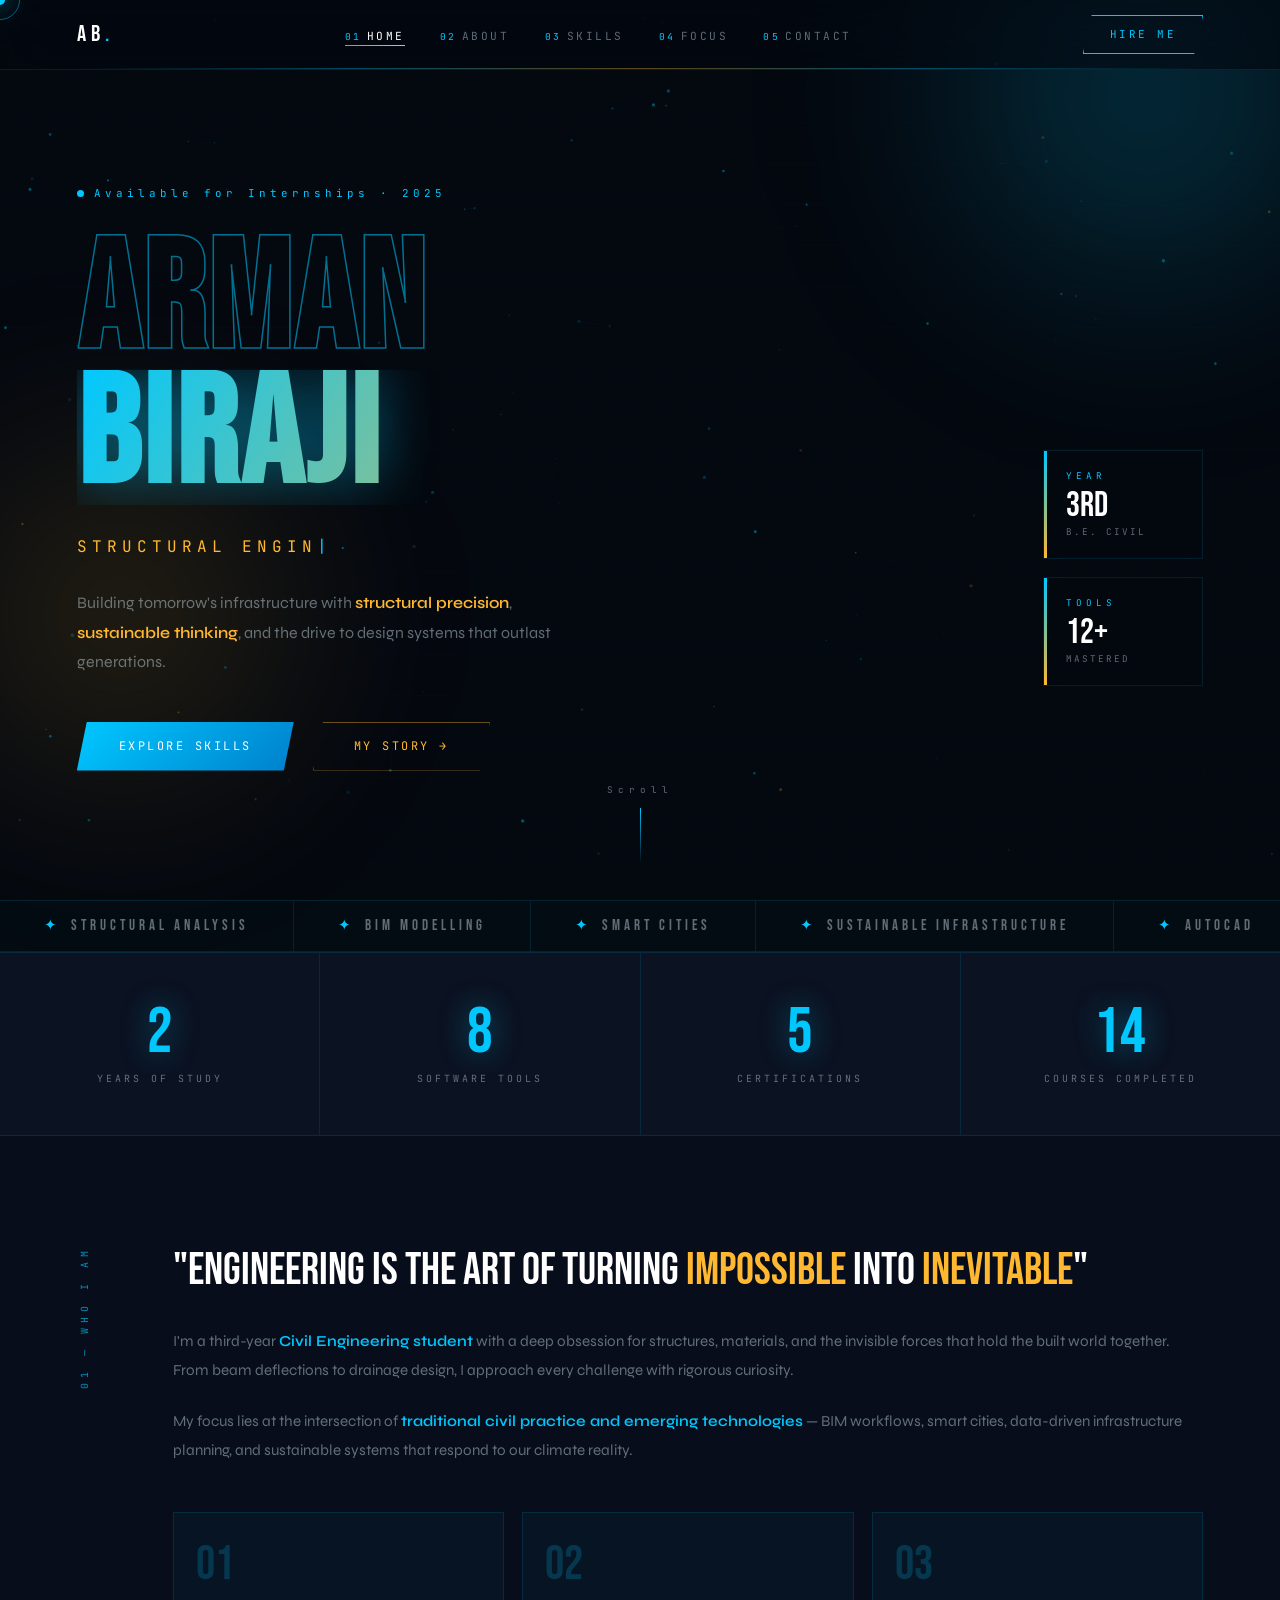
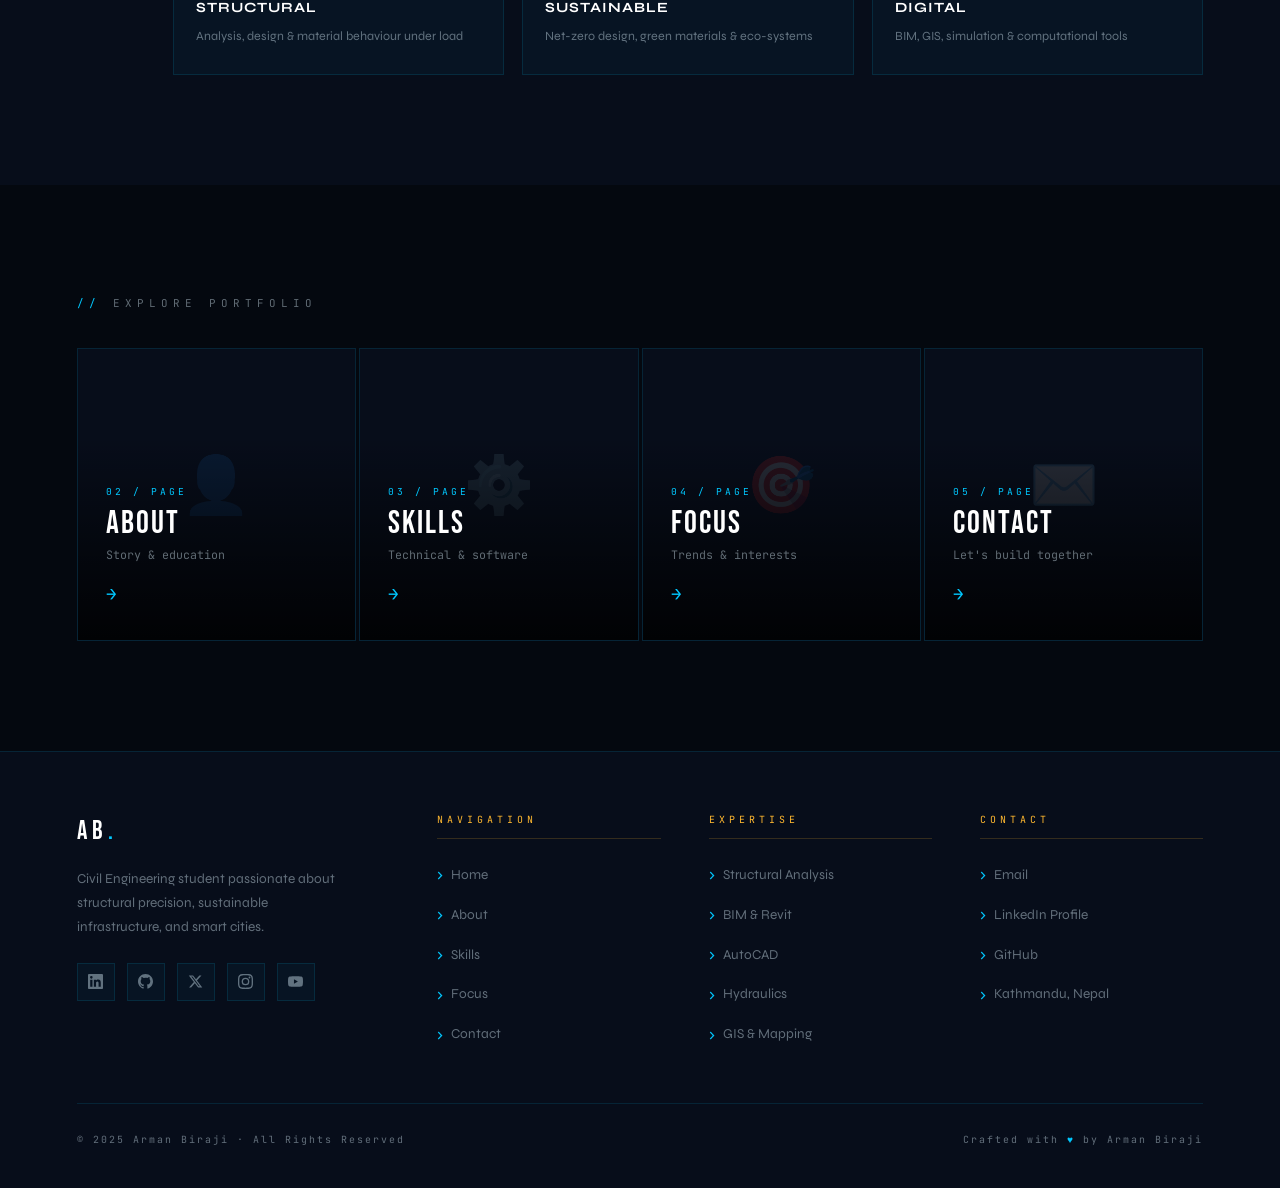
<file: index.html>
<!DOCTYPE html>
<html lang="en">
<head>
  <meta charset="UTF-8" />
  <meta name="viewport" content="width=device-width, initial-scale=1.0" />
  <title>Arman Biraji | Civil Engineer</title>
    <link rel="icon" type="image/png" sizes="16x16" href="image/favicon-16x16.png">
  <link rel="icon" type="image/png" sizes="32x32" href="image/favicon-32x32.png">
  <link rel="shortcut icon" href="image/favicon-32x32.png">
  <link rel="stylesheet" href="css/global.css" />
  <style>
    #hero {
      min-height: 100vh;
      display: flex;
      align-items: center;
      padding: calc(var(--nav-h) + 60px) 6% 80px;
      position: relative;
      z-index: 1;
      overflow: hidden;
    }
    .hero-left { flex: 1; max-width: 720px; }
    .hero-badge {
      display: inline-flex;
      align-items: center;
      gap: 10px;
      font-family: 'JetBrains Mono', monospace;
      font-size: 0.68rem;
      letter-spacing: 4px;
      color: var(--blue);
      margin-bottom: 2rem;
      opacity: 0;
      animation: slideUpFade 0.7s 0.25s var(--ease-out) forwards;
    }
    .badge-dot { width:7px;height:7px;background:var(--blue);border-radius:50%;animation:pulseDot 2s infinite; }
    .hero-h1 {
      font-family: 'Bebas Neue', sans-serif;
      font-size: clamp(5.5rem, 12vw, 11rem);
      line-height: 0.88;
      letter-spacing: 3px;
      color: #fff;
      opacity: 0;
      animation: slideUpFade 0.9s 0.45s var(--ease-out) forwards;
    }
    .hero-h1 .stroke { display:block;-webkit-text-stroke:1.5px rgba(0,200,255,0.55);color:transparent; }
    .hero-h1 .fill-grad {
      display: block;
      background: linear-gradient(120deg, var(--blue) 0%, var(--gold) 100%);
      -webkit-background-clip: text;
      -webkit-text-fill-color: transparent;
      background-clip: text;
      filter: drop-shadow(0 0 28px rgba(0,200,255,0.45));
      clip-path: polygon(0 0, 0% 0, 0% 100%, 0 100%);
      animation: textReveal 1.4s 1s var(--ease-out) forwards;
    }
    @keyframes textReveal { to { clip-path: polygon(0 0, 100% 0, 100% 100%, 0 100%); } }
    .hero-role {
      font-family: 'JetBrains Mono', monospace;
      font-size: clamp(0.75rem, 1.5vw, 1rem);
      letter-spacing: 5px;
      color: var(--gold);
      text-transform: uppercase;
      margin: 1.8rem 0;
      opacity: 0;
      animation: slideUpFade 0.8s 0.8s var(--ease-out) forwards;
    }
    .typed-cursor { color: var(--blue); animation: blink 1s infinite; }
    @keyframes blink { 0%,100%{opacity:1}50%{opacity:0} }
    .hero-desc {
      font-size: 1rem;
      color: var(--dim);
      line-height: 1.85;
      max-width: 500px;
      opacity: 0;
      animation: slideUpFade 0.8s 1s var(--ease-out) forwards;
    }
    .hero-desc strong { color: var(--gold); font-weight: 600; }
    .hero-btns {
      display: flex;
      gap: 1.2rem;
      flex-wrap: wrap;
      margin-top: 2.8rem;
      opacity: 0;
      animation: slideUpFade 0.8s 1.2s var(--ease-out) forwards;
    }
    .hero-stats {
      position: absolute;
      right: 6%;
      top: 50%;
      transform: translateY(-50%);
      display: flex;
      flex-direction: column;
      gap: 18px;
      opacity: 0;
      animation: slideUpFade 1s 1.4s var(--ease-out) forwards;
    }
    .hero-stats .data-tag { min-width: 160px; }
    .scroll-hint {
      position: absolute;
      bottom: 36px;
      left: 50%;
      transform: translateX(-50%);
      display: flex;
      flex-direction: column;
      align-items: center;
      gap: 10px;
      opacity: 0;
      animation: fadeIn 1s 1.8s forwards;
    }
    .scroll-hint span { font-family:'JetBrains Mono',monospace;font-size:0.58rem;letter-spacing:5px;color:var(--dim); }
    .scroll-line { width:1px;height:56px;background:linear-gradient(180deg,var(--blue),transparent);overflow:hidden;position:relative; }
    .scroll-line::after { content:'';position:absolute;top:-100%;left:0;width:100%;height:100%;background:linear-gradient(180deg,transparent,var(--gold));animation:scrollDrop 2s infinite; }

    /* INTRO */
    .intro-grid { display:grid;grid-template-columns:auto 1fr;gap:80px;align-items:start; }
    .intro-sidebar-label { font-family:'JetBrains Mono',monospace;font-size:0.62rem;letter-spacing:5px;color:var(--blue);writing-mode:vertical-rl;transform:rotate(180deg);opacity:0.7;padding-top:4px; }
    .big-quote { font-family:'Bebas Neue',sans-serif;font-size:clamp(1.8rem,3.5vw,3rem);color:#fff;line-height:1.1;margin-bottom:2rem; }
    .big-quote em { color:var(--gold);font-style:normal; }
    .intro-para { font-size:0.95rem;color:var(--dim);line-height:1.88;margin-bottom:1.4rem; }
    .intro-para strong { color:var(--blue);font-weight:600; }
    .intro-cards { display:grid;grid-template-columns:repeat(3,1fr);gap:18px;margin-top:3rem; }
    .icard { border:1px solid var(--border);padding:28px 22px;background:var(--glass);position:relative;overflow:hidden;transition:all 0.4s var(--ease-out);cursor:none; }
    .icard:hover { background:rgba(0,200,255,0.06);border-color:rgba(0,200,255,0.32);transform:translateY(-4px); }
    .icard::after { content:'';position:absolute;bottom:0;left:0;width:100%;height:2px;background:linear-gradient(90deg,var(--blue),var(--gold));transform:scaleX(0);transform-origin:left;transition:transform 0.4s var(--ease-out); }
    .icard:hover::after { transform:scaleX(1); }
    .ic-num { font-family:'Bebas Neue',sans-serif;font-size:3rem;color:var(--blue);opacity:0.2;line-height:1; }
    .ic-title { font-size:0.88rem;font-weight:700;color:#fff;margin:8px 0 6px;letter-spacing:1px; }
    .ic-text { font-size:0.78rem;color:var(--dim);line-height:1.6; }

    /* PAGE LINKS */
    .plg-head { font-family:'JetBrains Mono',monospace;font-size:0.68rem;letter-spacing:5px;color:var(--dim);margin-bottom:36px;text-transform:uppercase; }
    .plg-head::before { content:'// ';color:var(--blue); }
    .page-nav-grid { display:grid;grid-template-columns:repeat(4,1fr);gap:3px; }
    .page-nav-item { aspect-ratio:1/1.05;background:var(--bg2);border:1px solid var(--border);padding:32px 28px;display:flex;flex-direction:column;justify-content:flex-end;position:relative;overflow:hidden;transition:all 0.45s var(--ease-out);cursor:none; }
    .page-nav-item::before { content:'';position:absolute;inset:0;background:linear-gradient(180deg,transparent 30%,rgba(0,0,0,0.85));z-index:1; }
    .page-nav-item:hover { border-color:rgba(0,200,255,0.4);transform:scale(1.02);box-shadow:0 24px 60px rgba(0,0,0,0.5); }
    .page-nav-item:hover .pni-icon { transform:translate(-50%,-60%) scale(1.3);filter:drop-shadow(0 0 24px rgba(0,200,255,0.9)); }
    .page-nav-item:hover .pni-arrow { transform:translateX(8px);color:var(--gold); }
    .pni-icon { position:absolute;top:50%;left:50%;transform:translate(-50%,-60%);font-size:3.5rem;opacity:0.12;z-index:0;transition:all 0.45s var(--ease-out); }
    .pni-content { position:relative;z-index:2; }
    .pni-num { font-family:'JetBrains Mono',monospace;font-size:0.6rem;color:var(--blue);letter-spacing:3px;margin-bottom:8px; }
    .pni-title { font-family:'Bebas Neue',sans-serif;font-size:2rem;color:#fff;letter-spacing:2px;line-height:1; }
    .pni-sub { font-size:0.73rem;color:var(--dim);margin-top:6px;font-family:'JetBrains Mono',monospace; }
    .pni-arrow { font-size:1.1rem;color:var(--blue);margin-top:16px;display:inline-block;transition:all 0.35s var(--ease-out);font-family:'JetBrains Mono',monospace; }

    /* STATS ROW */
    .stats-row { display:flex;justify-content:center;gap:0;border-top:1px solid var(--border);border-bottom:1px solid var(--border);background:var(--bg3);position:relative;z-index:1; }
    .stat-block { flex:1;padding:48px 20px;text-align:center;border-right:1px solid var(--border);position:relative;overflow:hidden;transition:background 0.3s; }
    .stat-block:last-child { border-right:none; }
    .stat-block:hover { background:var(--glass); }
    .stat-num { font-family:'Bebas Neue',sans-serif;font-size:4rem;color:var(--blue);line-height:1;text-shadow:0 0 30px var(--blue-dim); }
    .stat-label { font-family:'JetBrains Mono',monospace;font-size:0.62rem;letter-spacing:3px;color:var(--dim);text-transform:uppercase;margin-top:6px; }

    @media(max-width:1100px){.hero-stats{display:none}}
    @media(max-width:900px){.intro-grid{grid-template-columns:1fr}.intro-sidebar-label{writing-mode:horizontal-tb;transform:none}.intro-cards{grid-template-columns:1fr}.page-nav-grid{grid-template-columns:1fr 1fr}}
    @media(max-width:600px){.page-nav-grid{grid-template-columns:1fr}.stats-row{flex-wrap:wrap}.stat-block{flex:0 0 50%;border-bottom:1px solid var(--border)}}
  </style>
</head>
<body>
  <div id="page-overlay"></div>
  <div id="cursor-dot"></div>
  <div id="cursor-ring"></div>
  <div id="scroll-progress"></div>
  <div class="orb orb-1"></div>
  <div class="orb orb-2"></div>
  <canvas id="bg-canvas"></canvas>

  <nav class="site-nav">
    <a href="index.html" class="nav-logo">AB<span>.</span></a>
    <ul class="nav-links">
      <li><a href="index.html"><span class="nav-num">01</span>Home</a></li>
      <li><a href="about.html"><span class="nav-num">02</span>About</a></li>
      <li><a href="skills.html"><span class="nav-num">03</span>Skills</a></li>
      <li><a href="focus.html"><span class="nav-num">04</span>Focus</a></li>
      <li><a href="contact.html"><span class="nav-num">05</span>Contact</a></li>
    </ul>
    <a href="contact.html" class="nav-cta">HIRE ME</a>
    <button class="nav-hamburger" aria-label="Menu"><span></span><span></span><span></span></button>
  </nav>
  <div class="nav-mobile-drawer">
    <a href="index.html">Home</a><a href="about.html">About</a>
    <a href="skills.html">Skills</a><a href="focus.html">Focus</a><a href="contact.html">Contact</a>
  </div>

  <section id="hero">
    <div class="hero-left">
      <div class="hero-badge"><span class="badge-dot"></span>Available for Internships · 2025</div>
      <h1 class="hero-h1">
        <span class="stroke">Arman</span>
        <span class="fill-grad">Biraji</span>
      </h1>
      <p class="hero-role"><span id="typed-role"></span><span class="typed-cursor">|</span></p>
      <p class="hero-desc">Building tomorrow's infrastructure with <strong>structural precision</strong>, <strong>sustainable thinking</strong>, and the drive to design systems that outlast generations.</p>
      <div class="hero-btns">
        <a href="skills.html" class="btn btn-primary">Explore Skills</a>
        <a href="about.html"  class="btn btn-outline">My Story →</a>
      </div>
    </div>
    <div class="hero-stats">
     <!-- <div class="data-tag"><div class="dt-label">GPA</div><div class="dt-value">8.6</div><div class="dt-unit">OUT OF 10.0</div></div> --!>
      <div class="data-tag"><div class="dt-label">Year</div><div class="dt-value">3RD</div><div class="dt-unit">B.E. CIVIL</div></div>
      <div class="data-tag"><div class="dt-label">Tools</div><div class="dt-value">12+</div><div class="dt-unit">MASTERED</div></div>
    </div>
    <div class="scroll-hint"><span>Scroll</span><div class="scroll-line"></div></div>
  </section>

  <div class="marquee-band">
    <div class="marquee-inner">
      <span class="marquee-item"><span class="dot">✦</span>Structural Analysis</span>
      <span class="marquee-item"><span class="dot">✦</span>BIM Modelling</span>
      <span class="marquee-item"><span class="dot">✦</span>Smart Cities</span>
      <span class="marquee-item"><span class="dot">✦</span>Sustainable Infrastructure</span>
      <span class="marquee-item"><span class="dot">✦</span>AutoCAD</span>
      <span class="marquee-item"><span class="dot">✦</span>Hydraulics</span>
      <span class="marquee-item"><span class="dot">✦</span>Geotechnics</span>
      <span class="marquee-item"><span class="dot">✦</span>Civil 3D</span>
      <span class="marquee-item"><span class="dot">✦</span>STAAD Pro</span>
      <span class="marquee-item"><span class="dot">✦</span>GIS & Remote Sensing</span>
      <span class="marquee-item"><span class="dot">✦</span>Structural Analysis</span>
      <span class="marquee-item"><span class="dot">✦</span>BIM Modelling</span>
      <span class="marquee-item"><span class="dot">✦</span>Smart Cities</span>
      <span class="marquee-item"><span class="dot">✦</span>Sustainable Infrastructure</span>
      <span class="marquee-item"><span class="dot">✦</span>AutoCAD</span>
      <span class="marquee-item"><span class="dot">✦</span>Hydraulics</span>
      <span class="marquee-item"><span class="dot">✦</span>Geotechnics</span>
      <span class="marquee-item"><span class="dot">✦</span>Civil 3D</span>
      <span class="marquee-item"><span class="dot">✦</span>STAAD Pro</span>
      <span class="marquee-item"><span class="dot">✦</span>GIS & Remote Sensing</span>
    </div>
  </div>

  <div class="stats-row counter-wrap">
    <div class="stat-block reveal d1"><div class="stat-num" data-count="3">0</div><div class="stat-label">Years of Study</div></div>
    <div class="stat-block reveal d2"><div class="stat-num" data-count="12">0</div><div class="stat-label">Software Tools</div></div>
    <div class="stat-block reveal d3"><div class="stat-num" data-count="8">0</div><div class="stat-label">Certifications</div></div>
    <div class="stat-block reveal d4"><div class="stat-num" data-count="20">0</div><div class="stat-label">Courses Completed</div></div>
  </div>

  <section class="section-wrap dark">
    <div class="intro-grid">
      <div class="intro-sidebar-label">01 — WHO I AM</div>
      <div>
        <div class="big-quote reveal">"ENGINEERING IS THE ART OF TURNING <em>IMPOSSIBLE</em> INTO <em>INEVITABLE</em>"</div>
        <p class="intro-para reveal d1">I'm a third-year <strong>Civil Engineering student</strong> with a deep obsession for structures, materials, and the invisible forces that hold the built world together. From beam deflections to drainage design, I approach every challenge with rigorous curiosity.</p>
        <p class="intro-para reveal d2">My focus lies at the intersection of <strong>traditional civil practice and emerging technologies</strong> — BIM workflows, smart cities, data-driven infrastructure planning, and sustainable systems that respond to our climate reality.</p>
        <div class="intro-cards">
          <div class="icard reveal d1"><div class="ic-num">01</div><div class="ic-title">STRUCTURAL</div><div class="ic-text">Analysis, design & material behaviour under load</div></div>
          <div class="icard reveal d2"><div class="ic-num">02</div><div class="ic-title">SUSTAINABLE</div><div class="ic-text">Net-zero design, green materials & eco-systems</div></div>
          <div class="icard reveal d3"><div class="ic-num">03</div><div class="ic-title">DIGITAL</div><div class="ic-text">BIM, GIS, simulation & computational tools</div></div>
        </div>
      </div>
    </div>
  </section>

  <section class="section-wrap">
    <div class="plg-head reveal">Explore Portfolio</div>
    <div class="page-nav-grid">
      <a href="about.html" class="page-nav-item reveal d1"><div class="pni-icon">👤</div><div class="pni-content"><div class="pni-num">02 / PAGE</div><div class="pni-title">ABOUT</div><div class="pni-sub">Story & education</div><div class="pni-arrow">→</div></div></a>
      <a href="skills.html" class="page-nav-item reveal d2"><div class="pni-icon">⚙️</div><div class="pni-content"><div class="pni-num">03 / PAGE</div><div class="pni-title">SKILLS</div><div class="pni-sub">Technical & software</div><div class="pni-arrow">→</div></div></a>
      <a href="focus.html" class="page-nav-item reveal d3"><div class="pni-icon">🎯</div><div class="pni-content"><div class="pni-num">04 / PAGE</div><div class="pni-title">FOCUS</div><div class="pni-sub">Trends & interests</div><div class="pni-arrow">→</div></div></a>
      <a href="contact.html" class="page-nav-item reveal d4"><div class="pni-icon">✉️</div><div class="pni-content"><div class="pni-num">05 / PAGE</div><div class="pni-title">CONTACT</div><div class="pni-sub">Let's build together</div><div class="pni-arrow">→</div></div></a>
    </div>
  </section>

  <footer class="site-footer">
    <div class="footer-top">
      <div class="footer-brand">
        <div class="fb-logo">AB<span>.</span></div>
        <p>Civil Engineering student passionate about structural precision, sustainable infrastructure, and smart cities.</p>
                <div class="footer-social" style="margin-top:1.5rem">
          <a href="https://linkedin.com/in/alexcarter" target="_blank" rel="noopener" title="LinkedIn" aria-label="LinkedIn">
            <svg width="15" height="15" viewBox="0 0 24 24" fill="currentColor"><path d="M20.447 20.452h-3.554v-5.569c0-1.328-.027-3.037-1.852-3.037-1.853 0-2.136 1.445-2.136 2.939v5.667H9.351V9h3.414v1.561h.046c.477-.9 1.637-1.85 3.37-1.85 3.601 0 4.267 2.37 4.267 5.455v6.286zM5.337 7.433a2.062 2.062 0 01-2.063-2.065 2.064 2.064 0 112.063 2.065zm1.782 13.019H3.555V9h3.564v11.452zM22.225 0H1.771C.792 0 0 .774 0 1.729v20.542C0 23.227.792 24 1.771 24h20.451C23.2 24 24 23.227 24 22.271V1.729C24 .774 23.2 0 22.222 0h.003z"/></svg>
          </a>
          <a href="https://github.com/kirigami2180" target="_blank" rel="noopener" title="GitHub" aria-label="GitHub">
            <svg width="15" height="15" viewBox="0 0 24 24" fill="currentColor"><path d="M12 0C5.374 0 0 5.373 0 12c0 5.302 3.438 9.8 8.207 11.387.599.111.793-.261.793-.577v-2.234c-3.338.726-4.033-1.416-4.033-1.416-.546-1.387-1.333-1.756-1.333-1.756-1.089-.745.083-.729.083-.729 1.205.084 1.839 1.237 1.839 1.237 1.07 1.834 2.807 1.304 3.492.997.107-.775.418-1.305.762-1.604-2.665-.305-5.467-1.334-5.467-5.931 0-1.311.469-2.381 1.236-3.221-.124-.303-.535-1.524.117-3.176 0 0 1.008-.322 3.301 1.23A11.509 11.509 0 0112 5.803c1.02.005 2.047.138 3.006.404 2.291-1.552 3.297-1.23 3.297-1.23.653 1.653.242 2.874.118 3.176.77.84 1.235 1.911 1.235 3.221 0 4.609-2.807 5.624-5.479 5.921.43.372.823 1.102.823 2.222v3.293c0 .319.192.694.801.576C20.566 21.797 24 17.3 24 12c0-6.627-5.373-12-12-12z"/></svg>
          </a>
          <a href="https://twitter.com/iamkirigami" target="_blank" rel="noopener" title="Twitter / X" aria-label="Twitter">
            <svg width="15" height="15" viewBox="0 0 24 24" fill="currentColor"><path d="M18.244 2.25h3.308l-7.227 8.26 8.502 11.24H16.17l-5.214-6.817L4.99 21.75H1.68l7.73-8.835L1.254 2.25H8.08l4.713 6.231zm-1.161 17.52h1.833L7.084 4.126H5.117z"/></svg>
          </a>
          <a href="https://instagram.com/iamkirigami" target="_blank" rel="noopener" title="Instagram" aria-label="Instagram">
            <svg width="15" height="15" viewBox="0 0 24 24" fill="currentColor"><path d="M12 2.163c3.204 0 3.584.012 4.85.07 3.252.148 4.771 1.691 4.919 4.919.058 1.265.069 1.645.069 4.849 0 3.205-.012 3.584-.069 4.849-.149 3.225-1.664 4.771-4.919 4.919-1.266.058-1.644.07-4.85.07-3.204 0-3.584-.012-4.849-.07-3.26-.149-4.771-1.699-4.919-4.92-.058-1.265-.07-1.644-.07-4.849 0-3.204.013-3.583.07-4.849.149-3.227 1.664-4.771 4.919-4.919 1.266-.057 1.645-.069 4.849-.069zM12 0C8.741 0 8.333.014 7.053.072 2.695.272.273 2.69.073 7.052.014 8.333 0 8.741 0 12c0 3.259.014 3.668.072 4.948.2 4.358 2.618 6.78 6.98 6.98C8.333 23.986 8.741 24 12 24c3.259 0 3.668-.014 4.948-.072 4.354-.2 6.782-2.618 6.979-6.98.059-1.28.073-1.689.073-4.948 0-3.259-.014-3.667-.072-4.947-.196-4.354-2.617-6.78-6.979-6.98C15.668.014 15.259 0 12 0zm0 5.838a6.162 6.162 0 100 12.324 6.162 6.162 0 000-12.324zM12 16a4 4 0 110-8 4 4 0 010 8zm6.406-11.845a1.44 1.44 0 100 2.881 1.44 1.44 0 000-2.881z"/></svg>
          </a>
          <a href="https://youtube.com/@kirigami2180" target="_blank" rel="noopener" title="YouTube" aria-label="YouTube">
            <svg width="15" height="15" viewBox="0 0 24 24" fill="currentColor"><path d="M23.498 6.186a3.016 3.016 0 00-2.122-2.136C19.505 3.545 12 3.545 12 3.545s-7.505 0-9.377.505A3.017 3.017 0 00.502 6.186C0 8.07 0 12 0 12s0 3.93.502 5.814a3.016 3.016 0 002.122 2.136c1.871.505 9.376.505 9.376.505s7.505 0 9.377-.505a3.015 3.015 0 002.122-2.136C24 15.93 24 12 24 12s0-3.93-.502-5.814zM9.545 15.568V8.432L15.818 12l-6.273 3.568z"/></svg>
          </a>
        </div>
      </div>
      <div class="footer-col"><div class="footer-col-title">Navigation</div><ul><li><a href="index.html">Home</a></li><li><a href="about.html">About</a></li><li><a href="skills.html">Skills</a></li><li><a href="focus.html">Focus</a></li><li><a href="contact.html">Contact</a></li></ul></div>
            <div class="footer-col">
        <div class="footer-col-title">Expertise</div>
        <ul>
          <li><a href="skills.html#structural">Structural Analysis</a></li>
          <li><a href="skills.html#bim">BIM &amp; Revit</a></li>
          <li><a href="skills.html#autocad">AutoCAD</a></li>
          <li><a href="skills.html#hydraulics">Hydraulics</a></li>
          <li><a href="skills.html#gis">GIS &amp; Mapping</a></li>
        </ul>
      </div>
            <div class="footer-col">
        <div class="footer-col-title">Contact</div>
        <ul>
          <li><a href="mailto:armanbiraji@gmail.com">Email</a></li>
          <li><a href="https://linkedin.com/in/alexcarter" target="_blank">LinkedIn Profile</a></li>
          <li><a href="https://github.com/kirigami2180" target="_blank">GitHub</a></li>
          <li><a href="contact.html">Kathmandu, Nepal</a></li>
        </ul>
      </div>
    </div>
    <div class="footer-bottom">
      <div class="footer-copy">© 2025 Arman Biraji · All Rights Reserved</div>
      <div class="footer-made">Crafted with <span>♥</span> by Arman Biraji</div>
    </div>
  </footer>

  <script src="js/main.js"></script>
  <script>initTyped(document.getElementById('typed-role'),['Structural Engineer','BIM Specialist','Smart Cities Enthusiast','Sustainability Advocate'],80,2000);</script>
</body>
</html>
</file>
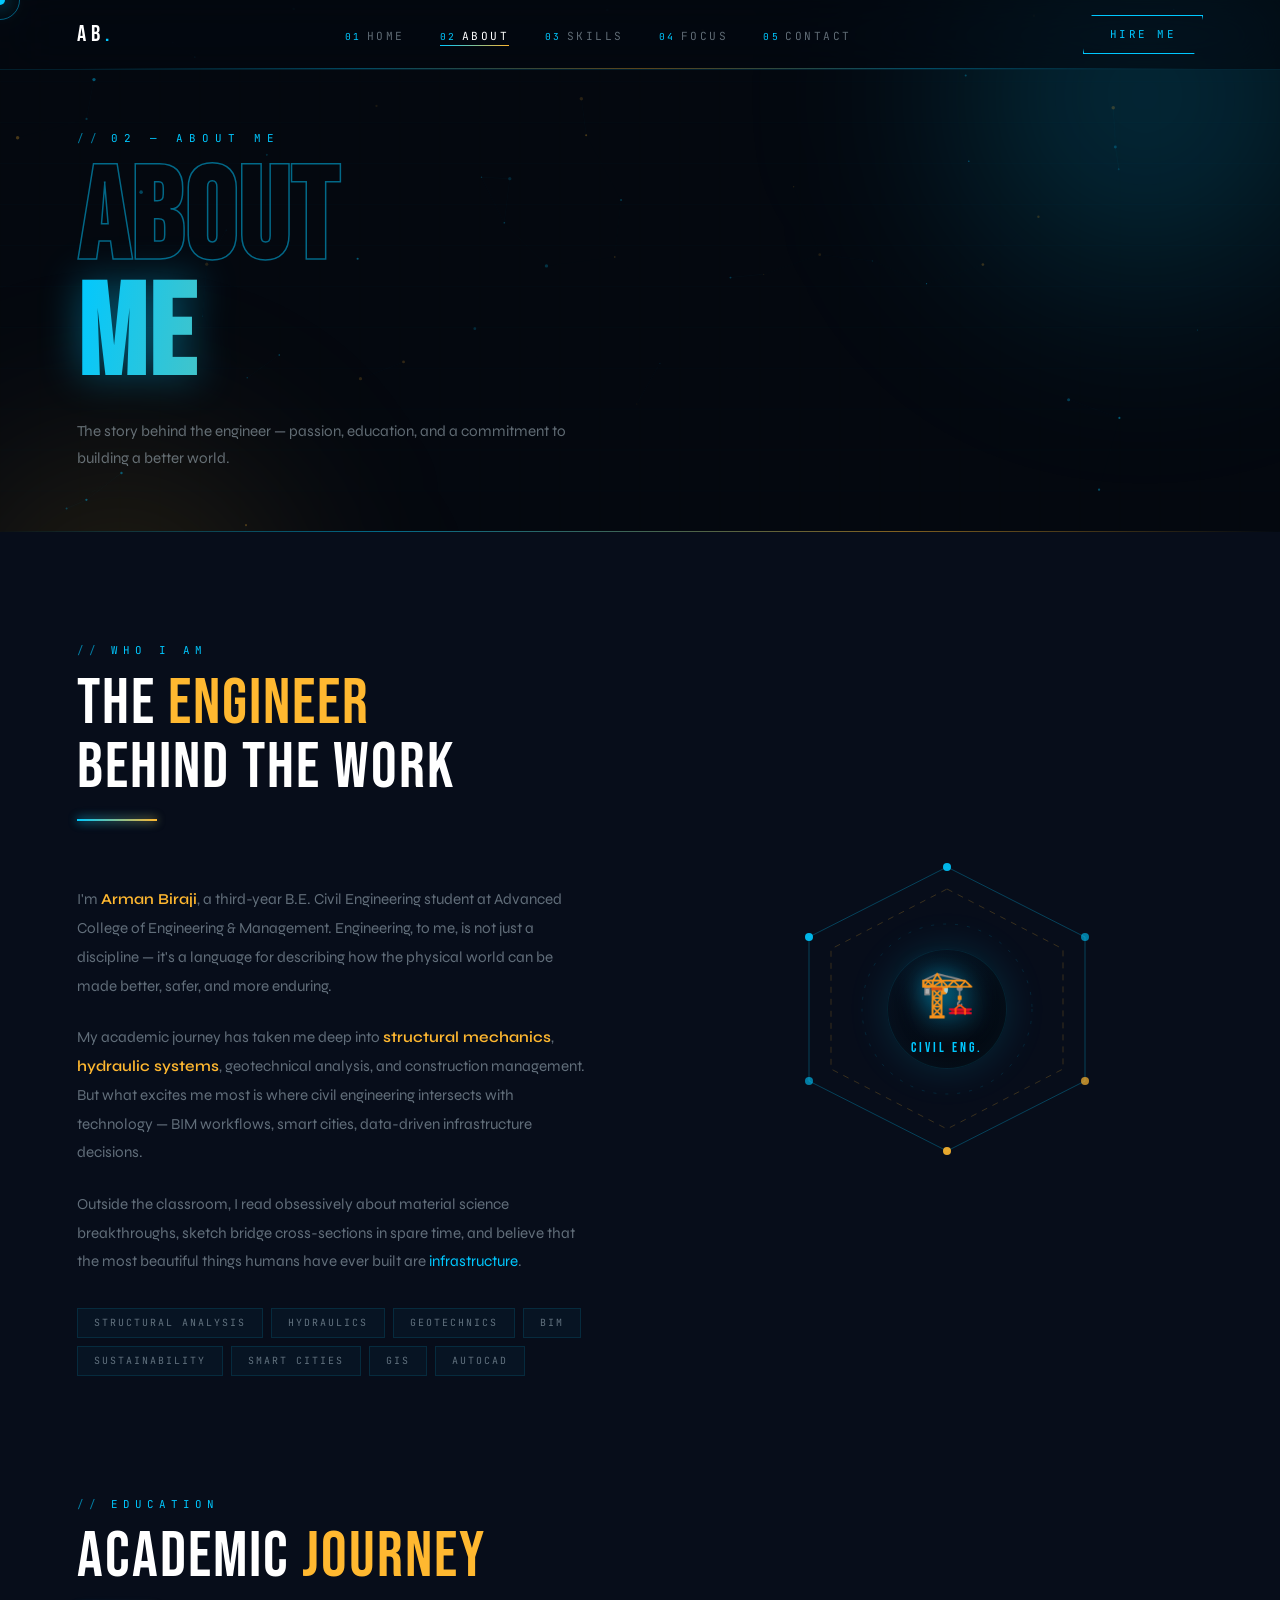
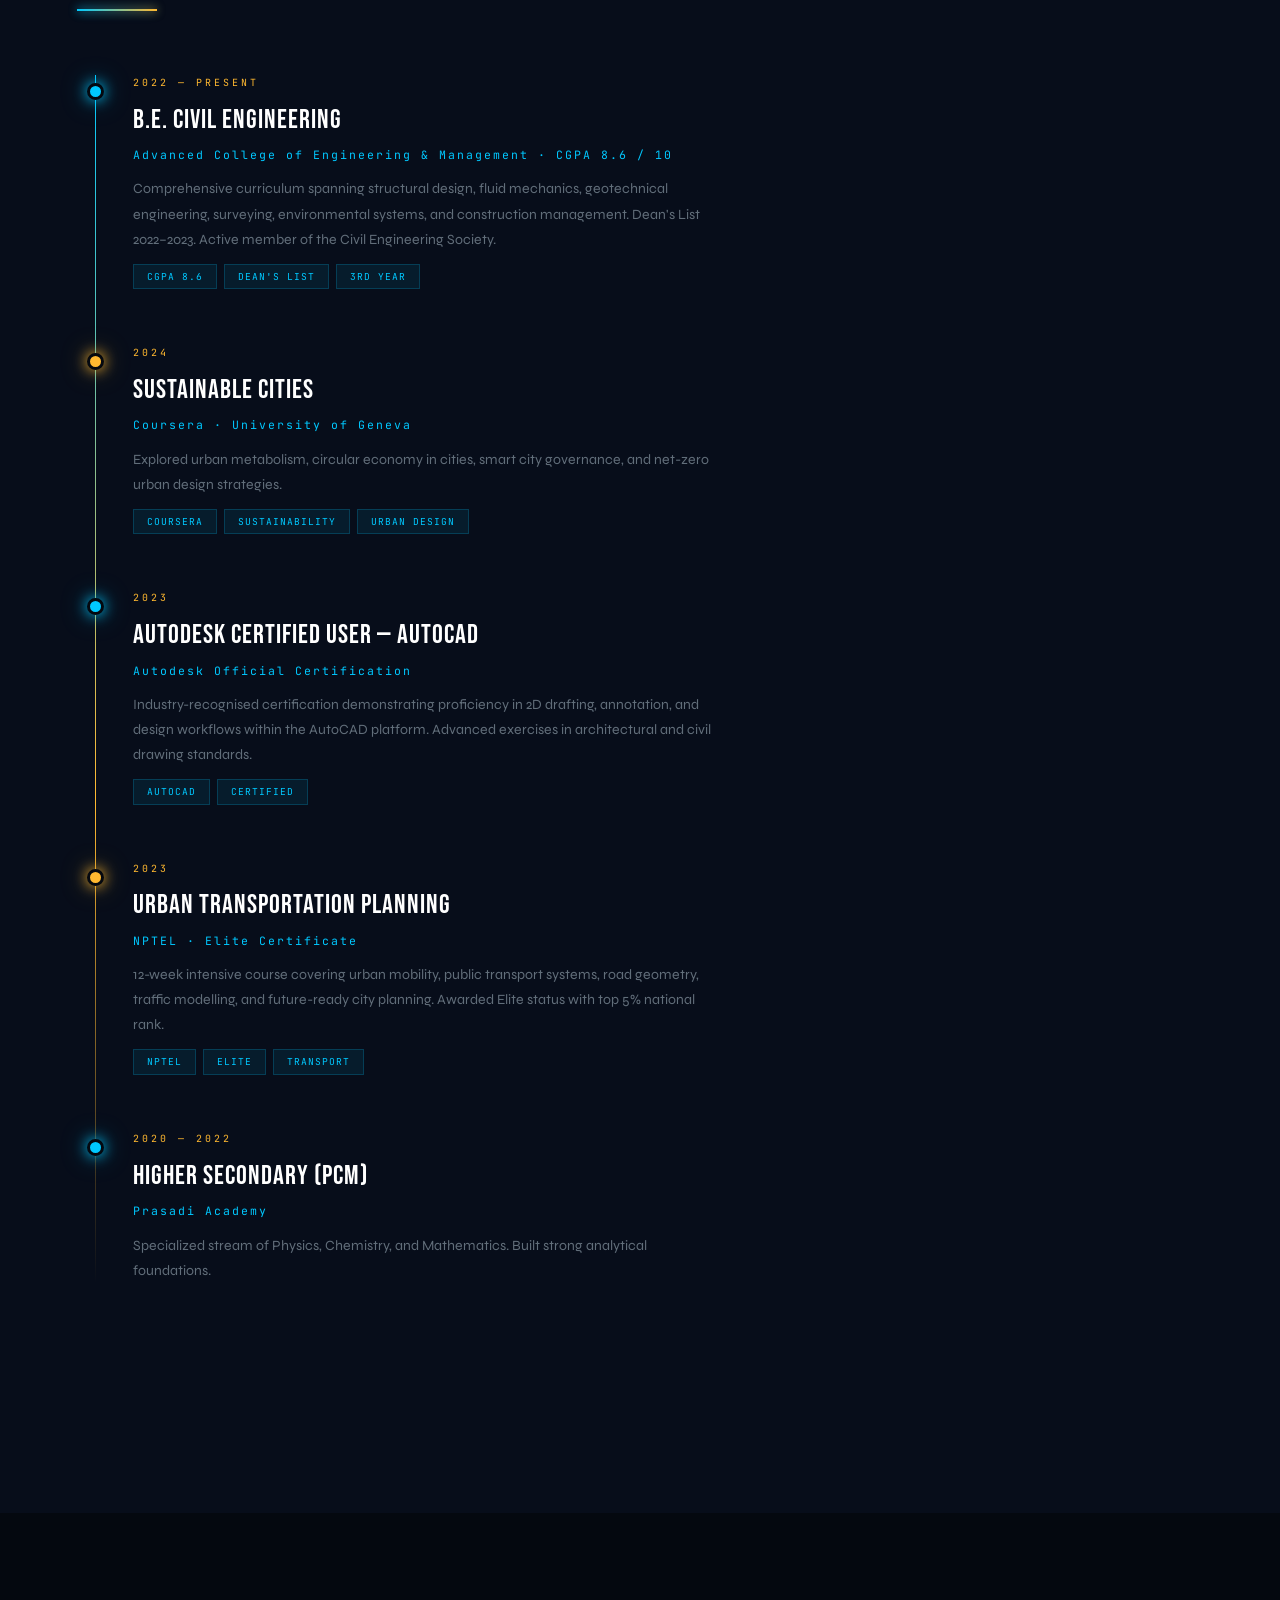
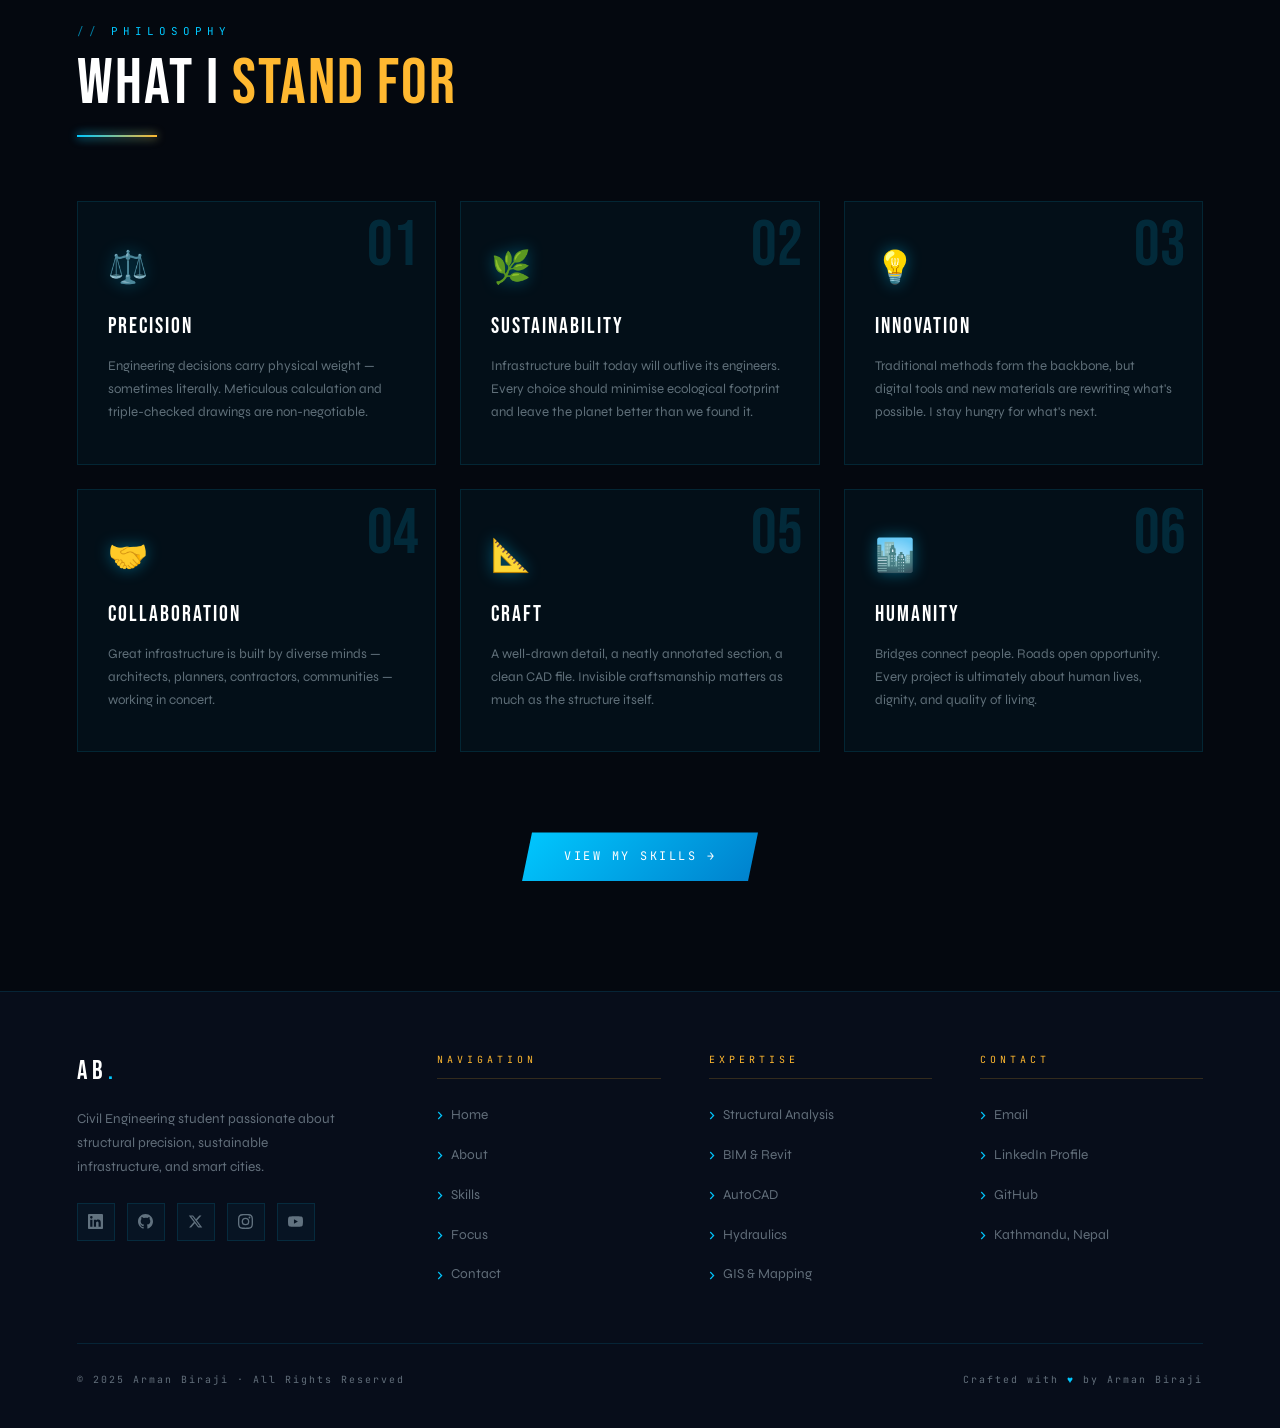
<file: about.html>
<!DOCTYPE html>
<html lang="en">
<head>
  <meta charset="UTF-8"/>
  <meta name="viewport" content="width=device-width, initial-scale=1.0"/>
  <title>About | Arman Biraji — Civil Engineer</title>
    <link rel="icon" type="image/png" sizes="16x16" href="image/favicon-16x16.png">
  <link rel="icon" type="image/png" sizes="32x32" href="image/favicon-32x32.png">
  <link rel="shortcut icon" href="image/favicon-32x32.png">
  <link rel="stylesheet" href="css/global.css"/>
  <style>
    /* ABOUT-GRID */
    .about-grid { display:grid;grid-template-columns:1fr 1fr;gap:100px;align-items:center;margin-bottom:120px; }
    .about-text p { font-size:0.95rem;color:var(--dim);line-height:1.9;margin-bottom:1.4rem; }
    .about-text p strong { color:var(--gold);font-weight:600; }
    .about-text p em { color:var(--blue);font-style:normal; }
    .badge-cloud { display:flex;flex-wrap:wrap;gap:8px;margin-top:2rem; }

    /* HEX VISUAL */
    .hex-visual { display:flex;justify-content:center;align-items:center;position:relative; }
    .hex-frame { width:300px;height:300px;position:relative; }
    .hex-ring-a { position:absolute;inset:0;animation:spinSlow 26s linear infinite; }
    .hex-ring-b { position:absolute;inset:22px;animation:spinReverse 18s linear infinite; }
    .hex-ring-c { position:absolute;inset:55px;animation:spinSlow 12s linear infinite; }
    .hex-core {
      position:absolute;inset:90px;
      background:linear-gradient(135deg,var(--bg2),var(--bg));
      border:1px solid var(--border);
      border-radius:50%;
      display:flex;flex-direction:column;align-items:center;justify-content:center;gap:8px;
      box-shadow:0 0 40px rgba(0,200,255,0.15),inset 0 0 30px rgba(0,200,255,0.05);
    }
    .hc-icon { font-size:2.8rem;filter:drop-shadow(0 0 14px var(--blue)); }
    .hc-label { font-family:'Bebas Neue',sans-serif;font-size:0.85rem;letter-spacing:3px;color:var(--blue); }

    /* TIMELINE */
    .tl-section { margin-bottom:120px; }

    /* VALUES GRID */
    .values-grid { display:grid;grid-template-columns:repeat(3,1fr);gap:24px;margin-bottom:80px; }
    .val-card {
      border:1px solid var(--border);padding:40px 30px;background:var(--glass);
      position:relative;overflow:hidden;cursor:default;
      transition:all 0.4s var(--ease-out);
    }
    .val-card:hover { background:rgba(0,200,255,0.06);border-color:rgba(0,200,255,0.32);transform:translateY(-6px); }
    .val-card::before { content:'';position:absolute;top:0;left:0;right:0;height:2px;background:linear-gradient(90deg,var(--blue),var(--gold));transform:scaleX(0);transform-origin:left;transition:transform 0.45s var(--ease-out); }
    .val-card:hover::before { transform:scaleX(1); }
    .vc-num { font-family:'Bebas Neue',sans-serif;font-size:4rem;color:var(--blue);opacity:0.15;line-height:1;position:absolute;top:12px;right:16px; }
    .vc-icon { font-size:2rem;margin-bottom:1rem;display:block;filter:drop-shadow(0 0 8px rgba(0,200,255,0.4)); }
    .vc-title { font-family:'Bebas Neue',sans-serif;font-size:1.4rem;color:#fff;letter-spacing:2px;margin-bottom:10px; }
    .vc-text { font-size:0.83rem;color:var(--dim);line-height:1.72; }

    @media(max-width:900px){.about-grid{grid-template-columns:1fr;gap:50px}.hex-visual{display:none}.values-grid{grid-template-columns:1fr}}
    @media(max-width:600px){.values-grid{grid-template-columns:1fr 1fr}}
  </style>
</head>
<body>
  <div id="page-overlay"></div>
  <div id="cursor-dot"></div><div id="cursor-ring"></div>
  <div id="scroll-progress"></div>
  <div class="orb orb-1"></div><div class="orb orb-2"></div>
  <canvas id="bg-canvas"></canvas>

  <nav class="site-nav">
    <a href="index.html" class="nav-logo">AB<span>.</span></a>
    <ul class="nav-links">
      <li><a href="index.html"><span class="nav-num">01</span>Home</a></li>
      <li><a href="about.html"><span class="nav-num">02</span>About</a></li>
      <li><a href="skills.html"><span class="nav-num">03</span>Skills</a></li>
      <li><a href="focus.html"><span class="nav-num">04</span>Focus</a></li>
      <li><a href="contact.html"><span class="nav-num">05</span>Contact</a></li>
    </ul>
    <a href="contact.html" class="nav-cta">HIRE ME</a>
    <button class="nav-hamburger" aria-label="Menu"><span></span><span></span><span></span></button>
  </nav>
  <div class="nav-mobile-drawer">
    <a href="index.html">Home</a><a href="about.html">About</a>
    <a href="skills.html">Skills</a><a href="focus.html">Focus</a><a href="contact.html">Contact</a>
  </div>

  <div class="page-hero">
    <div>
      <div class="ph-eyebrow">02 — About Me</div>
      <h1 class="ph-h1"><span class="outline">ABOUT</span><span class="gradient">ME</span></h1>
      <p class="ph-desc">The story behind the engineer — passion, education, and a commitment to building a better world.</p>
    </div>
  </div>

  <section class="section-wrap dark">
    <div class="about-grid">
      <div class="about-text reveal-left">
        <div class="section-head">
          <div class="section-eyebrow">Who I Am</div>
          <div class="section-title">THE <em>ENGINEER</em><br>BEHIND THE WORK</div>
          <div class="section-rule"></div>
        </div>
        <p>I'm <strong>Arman Biraji</strong>, a third-year B.E. Civil Engineering student at Advanced College of Engineering & Management. Engineering, to me, is not just a discipline — it's a language for describing how the physical world can be made better, safer, and more enduring.</p>
        <p>My academic journey has taken me deep into <strong>structural mechanics</strong>, <strong>hydraulic systems</strong>, geotechnical analysis, and construction management. But what excites me most is where civil engineering intersects with technology — BIM workflows, smart cities, data-driven infrastructure decisions.</p>
        <p>Outside the classroom, I read obsessively about material science breakthroughs, sketch bridge cross-sections in spare time, and believe that the most beautiful things humans have ever built are <em>infrastructure</em>.</p>
        <div class="badge-cloud">
          <span class="badge">Structural Analysis</span>
          <span class="badge">Hydraulics</span>
          <span class="badge">Geotechnics</span>
          <span class="badge">BIM</span>
          <span class="badge">Sustainability</span>
          <span class="badge">Smart Cities</span>
          <span class="badge">GIS</span>
          <span class="badge">AutoCAD</span>
        </div>
      </div>
      <div class="hex-visual reveal-right">
        <div class="hex-frame">
          <svg class="hex-ring-a" viewBox="0 0 300 300">
            <polygon points="150,8 288,78 288,222 150,292 12,222 12,78" fill="none" stroke="rgba(0,200,255,0.28)" stroke-width="1"/>
            <circle cx="150" cy="8"   r="4" fill="var(--blue)" opacity="0.9"/>
            <circle cx="288" cy="78"  r="4" fill="var(--blue)" opacity="0.6"/>
            <circle cx="288" cy="222" r="4" fill="var(--gold)" opacity="0.7"/>
            <circle cx="150" cy="292" r="4" fill="var(--gold)" opacity="0.9"/>
            <circle cx="12"  cy="222" r="4" fill="var(--blue)" opacity="0.6"/>
            <circle cx="12"  cy="78"  r="4" fill="var(--blue)" opacity="0.9"/>
          </svg>
          <svg class="hex-ring-b" viewBox="0 0 256 256">
            <polygon points="128,8 244,68 244,188 128,248 12,188 12,68" fill="none" stroke="rgba(255,184,48,0.2)" stroke-width="1" stroke-dasharray="6,6"/>
          </svg>
          <svg class="hex-ring-c" viewBox="0 0 190 190">
            <circle cx="95" cy="95" r="85" fill="none" stroke="rgba(0,200,255,0.12)" stroke-width="1" stroke-dasharray="3,9"/>
          </svg>
          <div class="hex-core">
            <div class="hc-icon">🏗️</div>
            <div class="hc-label">CIVIL ENG.</div>
          </div>
        </div>
      </div>
    </div>

    <!-- EDUCATION TIMELINE -->
    <div class="tl-section">
      <div class="section-head reveal">
        <div class="section-eyebrow">Education</div>
        <div class="section-title">ACADEMIC <em>JOURNEY</em></div>
        <div class="section-rule"></div>
      </div>
      <div class="timeline">
        <div class="tl-item reveal d1">
          <div class="tl-dot"></div>
          <div class="tl-year">2022 — Present</div>
          <div class="tl-title">B.E. CIVIL ENGINEERING</div>
          <div class="tl-org">Advanced College of Engineering & Management · CGPA 8.6 / 10</div>
          <div class="tl-desc">Comprehensive curriculum spanning structural design, fluid mechanics, geotechnical engineering, surveying, environmental systems, and construction management. Dean's List 2022–2023. Active member of the Civil Engineering Society.</div>
          <div class="tl-tags"><span class="pill">CGPA 8.6</span><span class="pill">Dean's List</span><span class="pill">3rd Year</span></div>
        </div>
        <div class="tl-item reveal d2">
          <div class="tl-dot gold"></div>
          <div class="tl-year">2024</div>
          <div class="tl-title">SUSTAINABLE CITIES</div>
          <div class="tl-org">Coursera · University of Geneva</div>
          <div class="tl-desc">Explored urban metabolism, circular economy in cities, smart city governance, and net-zero urban design strategies.</div>
          <div class="tl-tags"><span class="pill">Coursera</span><span class="pill">Sustainability</span><span class="pill">Urban Design</span></div>
        </div>
        <div class="tl-item reveal d3">
          <div class="tl-dot"></div>
          <div class="tl-year">2023</div>
          <div class="tl-title">AUTODESK CERTIFIED USER — AutoCAD</div>
          <div class="tl-org">Autodesk Official Certification</div>
          <div class="tl-desc">Industry-recognised certification demonstrating proficiency in 2D drafting, annotation, and design workflows within the AutoCAD platform. Advanced exercises in architectural and civil drawing standards.</div>
          <div class="tl-tags"><span class="pill">AutoCAD</span><span class="pill">Certified</span></div>
        </div>
        <div class="tl-item reveal d4">
          <div class="tl-dot gold"></div>
          <div class="tl-year">2023</div>
          <div class="tl-title">URBAN TRANSPORTATION PLANNING</div>
          <div class="tl-org">NPTEL · Elite Certificate</div>
          <div class="tl-desc">12-week intensive course covering urban mobility, public transport systems, road geometry, traffic modelling, and future-ready city planning. Awarded Elite status with top 5% national rank.</div>
          <div class="tl-tags"><span class="pill">NPTEL</span><span class="pill">Elite</span><span class="pill">Transport</span></div>
        </div>
        <div class="tl-item reveal d5">
          <div class="tl-dot"></div>
          <div class="tl-year">2020 — 2022</div>
          <div class="tl-title">HIGHER SECONDARY (PCM)</div>
          <div class="tl-org"> Prasadi Academy </div>
          <div class="tl-desc">Specialized stream of Physics, Chemistry, and Mathematics. Built strong analytical foundations.</div>
                  </div>
      </div>
    </div>
  </section>

  <!-- VALUES -->
  <section class="section-wrap">
    <div class="section-head reveal">
      <div class="section-eyebrow">Philosophy</div>
      <div class="section-title">WHAT I <em>STAND FOR</em></div>
      <div class="section-rule"></div>
    </div>
    <div class="values-grid">
      <div class="val-card reveal d1"><div class="vc-num">01</div><span class="vc-icon">⚖️</span><div class="vc-title">PRECISION</div><div class="vc-text">Engineering decisions carry physical weight — sometimes literally. Meticulous calculation and triple-checked drawings are non-negotiable.</div></div>
      <div class="val-card reveal d2"><div class="vc-num">02</div><span class="vc-icon">🌿</span><div class="vc-title">SUSTAINABILITY</div><div class="vc-text">Infrastructure built today will outlive its engineers. Every choice should minimise ecological footprint and leave the planet better than we found it.</div></div>
      <div class="val-card reveal d3"><div class="vc-num">03</div><span class="vc-icon">💡</span><div class="vc-title">INNOVATION</div><div class="vc-text">Traditional methods form the backbone, but digital tools and new materials are rewriting what's possible. I stay hungry for what's next.</div></div>
      <div class="val-card reveal d4"><div class="vc-num">04</div><span class="vc-icon">🤝</span><div class="vc-title">COLLABORATION</div><div class="vc-text">Great infrastructure is built by diverse minds — architects, planners, contractors, communities — working in concert.</div></div>
      <div class="val-card reveal d5"><div class="vc-num">05</div><span class="vc-icon">📐</span><div class="vc-title">CRAFT</div><div class="vc-text">A well-drawn detail, a neatly annotated section, a clean CAD file. Invisible craftsmanship matters as much as the structure itself.</div></div>
      <div class="val-card reveal d6"><div class="vc-num">06</div><span class="vc-icon">🏙️</span><div class="vc-title">HUMANITY</div><div class="vc-text">Bridges connect people. Roads open opportunity. Every project is ultimately about human lives, dignity, and quality of living.</div></div>
    </div>
    <div style="text-align:center;margin-top:40px">
      <a href="skills.html" class="btn btn-primary reveal">View My Skills →</a>
    </div>
  </section>
<footer class="site-footer">
    <div class="footer-top">
      <div class="footer-brand">
        <div class="fb-logo">AB<span>.</span></div>
        <p>Civil Engineering student passionate about structural precision, sustainable infrastructure, and smart cities.</p>
                <div class="footer-social" style="margin-top:1.5rem">
          <a href="https://linkedin.com/in/alexcarter" target="_blank" rel="noopener" title="LinkedIn" aria-label="LinkedIn">
            <svg width="15" height="15" viewBox="0 0 24 24" fill="currentColor"><path d="M20.447 20.452h-3.554v-5.569c0-1.328-.027-3.037-1.852-3.037-1.853 0-2.136 1.445-2.136 2.939v5.667H9.351V9h3.414v1.561h.046c.477-.9 1.637-1.85 3.37-1.85 3.601 0 4.267 2.37 4.267 5.455v6.286zM5.337 7.433a2.062 2.062 0 01-2.063-2.065 2.064 2.064 0 112.063 2.065zm1.782 13.019H3.555V9h3.564v11.452zM22.225 0H1.771C.792 0 0 .774 0 1.729v20.542C0 23.227.792 24 1.771 24h20.451C23.2 24 24 23.227 24 22.271V1.729C24 .774 23.2 0 22.222 0h.003z"/></svg>
          </a>
          <a href="https://github.com/kirigami2180" target="_blank" rel="noopener" title="GitHub" aria-label="GitHub">
            <svg width="15" height="15" viewBox="0 0 24 24" fill="currentColor"><path d="M12 0C5.374 0 0 5.373 0 12c0 5.302 3.438 9.8 8.207 11.387.599.111.793-.261.793-.577v-2.234c-3.338.726-4.033-1.416-4.033-1.416-.546-1.387-1.333-1.756-1.333-1.756-1.089-.745.083-.729.083-.729 1.205.084 1.839 1.237 1.839 1.237 1.07 1.834 2.807 1.304 3.492.997.107-.775.418-1.305.762-1.604-2.665-.305-5.467-1.334-5.467-5.931 0-1.311.469-2.381 1.236-3.221-.124-.303-.535-1.524.117-3.176 0 0 1.008-.322 3.301 1.23A11.509 11.509 0 0112 5.803c1.02.005 2.047.138 3.006.404 2.291-1.552 3.297-1.23 3.297-1.23.653 1.653.242 2.874.118 3.176.77.84 1.235 1.911 1.235 3.221 0 4.609-2.807 5.624-5.479 5.921.43.372.823 1.102.823 2.222v3.293c0 .319.192.694.801.576C20.566 21.797 24 17.3 24 12c0-6.627-5.373-12-12-12z"/></svg>
          </a>
          <a href="https://twitter.com/iamkirigami" target="_blank" rel="noopener" title="Twitter / X" aria-label="Twitter">
            <svg width="15" height="15" viewBox="0 0 24 24" fill="currentColor"><path d="M18.244 2.25h3.308l-7.227 8.26 8.502 11.24H16.17l-5.214-6.817L4.99 21.75H1.68l7.73-8.835L1.254 2.25H8.08l4.713 6.231zm-1.161 17.52h1.833L7.084 4.126H5.117z"/></svg>
          </a>
          <a href="https://instagram.com/iamkirigami" target="_blank" rel="noopener" title="Instagram" aria-label="Instagram">
            <svg width="15" height="15" viewBox="0 0 24 24" fill="currentColor"><path d="M12 2.163c3.204 0 3.584.012 4.85.07 3.252.148 4.771 1.691 4.919 4.919.058 1.265.069 1.645.069 4.849 0 3.205-.012 3.584-.069 4.849-.149 3.225-1.664 4.771-4.919 4.919-1.266.058-1.644.07-4.85.07-3.204 0-3.584-.012-4.849-.07-3.26-.149-4.771-1.699-4.919-4.92-.058-1.265-.07-1.644-.07-4.849 0-3.204.013-3.583.07-4.849.149-3.227 1.664-4.771 4.919-4.919 1.266-.057 1.645-.069 4.849-.069zM12 0C8.741 0 8.333.014 7.053.072 2.695.272.273 2.69.073 7.052.014 8.333 0 8.741 0 12c0 3.259.014 3.668.072 4.948.2 4.358 2.618 6.78 6.98 6.98C8.333 23.986 8.741 24 12 24c3.259 0 3.668-.014 4.948-.072 4.354-.2 6.782-2.618 6.979-6.98.059-1.28.073-1.689.073-4.948 0-3.259-.014-3.667-.072-4.947-.196-4.354-2.617-6.78-6.979-6.98C15.668.014 15.259 0 12 0zm0 5.838a6.162 6.162 0 100 12.324 6.162 6.162 0 000-12.324zM12 16a4 4 0 110-8 4 4 0 010 8zm6.406-11.845a1.44 1.44 0 100 2.881 1.44 1.44 0 000-2.881z"/></svg>
          </a>
          <a href="https://youtube.com/@kirigami2180" target="_blank" rel="noopener" title="YouTube" aria-label="YouTube">
            <svg width="15" height="15" viewBox="0 0 24 24" fill="currentColor"><path d="M23.498 6.186a3.016 3.016 0 00-2.122-2.136C19.505 3.545 12 3.545 12 3.545s-7.505 0-9.377.505A3.017 3.017 0 00.502 6.186C0 8.07 0 12 0 12s0 3.93.502 5.814a3.016 3.016 0 002.122 2.136c1.871.505 9.376.505 9.376.505s7.505 0 9.377-.505a3.015 3.015 0 002.122-2.136C24 15.93 24 12 24 12s0-3.93-.502-5.814zM9.545 15.568V8.432L15.818 12l-6.273 3.568z"/></svg>
          </a>
        </div>
      </div>
      <div class="footer-col"><div class="footer-col-title">Navigation</div><ul><li><a href="index.html">Home</a></li><li><a href="about.html">About</a></li><li><a href="skills.html">Skills</a></li><li><a href="focus.html">Focus</a></li><li><a href="contact.html">Contact</a></li></ul></div>
            <div class="footer-col">
        <div class="footer-col-title">Expertise</div>
        <ul>
          <li><a href="skills.html#structural">Structural Analysis</a></li>
          <li><a href="skills.html#bim">BIM &amp; Revit</a></li>
          <li><a href="skills.html#autocad">AutoCAD</a></li>
          <li><a href="skills.html#hydraulics">Hydraulics</a></li>
          <li><a href="skills.html#gis">GIS &amp; Mapping</a></li>
        </ul>
      </div>
            <div class="footer-col">
        <div class="footer-col-title">Contact</div>
        <ul>
          <li><a href="mailto:armanbiraji@gmail.com">Email</a></li>
          <li><a href="https://linkedin.com/in/alexcarter" target="_blank">LinkedIn Profile</a></li>
          <li><a href="https://github.com/kirigami2180" target="_blank">GitHub</a></li>
          <li><a href="contact.html">Kathmandu, Nepal</a></li>
        </ul>
      </div>
    </div>
    <div class="footer-bottom">
      <div class="footer-copy">© 2025 Arman Biraji · All Rights Reserved</div>
      <div class="footer-made">Crafted with <span>♥</span> by Arman Biraji</div>
    </div>
  </footer>

 <!-- <footer class="site-footer">
    <div class="footer-top">
      <div class="footer-brand"><div class="fb-logo">AC<span>.</span></div><p>Civil Engineering student passionate about structural precision, sustainable infrastructure, and smart cities.</p>        <div class="footer-social" style="margin-top:1.5rem">
          <a href="https://linkedin.com/in/alexcarter" target="_blank" rel="noopener" title="LinkedIn" aria-label="LinkedIn">
            <svg width="15" height="15" viewBox="0 0 24 24" fill="currentColor"><path d="M20.447 20.452h-3.554v-5.569c0-1.328-.027-3.037-1.852-3.037-1.853 0-2.136 1.445-2.136 2.939v5.667H9.351V9h3.414v1.561h.046c.477-.9 1.637-1.85 3.37-1.85 3.601 0 4.267 2.37 4.267 5.455v6.286zM5.337 7.433a2.062 2.062 0 01-2.063-2.065 2.064 2.064 0 112.063 2.065zm1.782 13.019H3.555V9h3.564v11.452zM22.225 0H1.771C.792 0 0 .774 0 1.729v20.542C0 23.227.792 24 1.771 24h20.451C23.2 24 24 23.227 24 22.271V1.729C24 .774 23.2 0 22.222 0h.003z"/></svg>
          </a>
          <a href="https://github.com/alexcarter-ce" target="_blank" rel="noopener" title="GitHub" aria-label="GitHub">
            <svg width="15" height="15" viewBox="0 0 24 24" fill="currentColor"><path d="M12 0C5.374 0 0 5.373 0 12c0 5.302 3.438 9.8 8.207 11.387.599.111.793-.261.793-.577v-2.234c-3.338.726-4.033-1.416-4.033-1.416-.546-1.387-1.333-1.756-1.333-1.756-1.089-.745.083-.729.083-.729 1.205.084 1.839 1.237 1.839 1.237 1.07 1.834 2.807 1.304 3.492.997.107-.775.418-1.305.762-1.604-2.665-.305-5.467-1.334-5.467-5.931 0-1.311.469-2.381 1.236-3.221-.124-.303-.535-1.524.117-3.176 0 0 1.008-.322 3.301 1.23A11.509 11.509 0 0112 5.803c1.02.005 2.047.138 3.006.404 2.291-1.552 3.297-1.23 3.297-1.23.653 1.653.242 2.874.118 3.176.77.84 1.235 1.911 1.235 3.221 0 4.609-2.807 5.624-5.479 5.921.43.372.823 1.102.823 2.222v3.293c0 .319.192.694.801.576C20.566 21.797 24 17.3 24 12c0-6.627-5.373-12-12-12z"/></svg>
          </a>
          <a href="https://twitter.com/alexcarter_ce" target="_blank" rel="noopener" title="Twitter / X" aria-label="Twitter">
            <svg width="15" height="15" viewBox="0 0 24 24" fill="currentColor"><path d="M18.244 2.25h3.308l-7.227 8.26 8.502 11.24H16.17l-5.214-6.817L4.99 21.75H1.68l7.73-8.835L1.254 2.25H8.08l4.713 6.231zm-1.161 17.52h1.833L7.084 4.126H5.117z"/></svg>
          </a>
          <a href="https://instagram.com/alexcarter.civil" target="_blank" rel="noopener" title="Instagram" aria-label="Instagram">
            <svg width="15" height="15" viewBox="0 0 24 24" fill="currentColor"><path d="M12 2.163c3.204 0 3.584.012 4.85.07 3.252.148 4.771 1.691 4.919 4.919.058 1.265.069 1.645.069 4.849 0 3.205-.012 3.584-.069 4.849-.149 3.225-1.664 4.771-4.919 4.919-1.266.058-1.644.07-4.85.07-3.204 0-3.584-.012-4.849-.07-3.26-.149-4.771-1.699-4.919-4.92-.058-1.265-.07-1.644-.07-4.849 0-3.204.013-3.583.07-4.849.149-3.227 1.664-4.771 4.919-4.919 1.266-.057 1.645-.069 4.849-.069zM12 0C8.741 0 8.333.014 7.053.072 2.695.272.273 2.69.073 7.052.014 8.333 0 8.741 0 12c0 3.259.014 3.668.072 4.948.2 4.358 2.618 6.78 6.98 6.98C8.333 23.986 8.741 24 12 24c3.259 0 3.668-.014 4.948-.072 4.354-.2 6.782-2.618 6.979-6.98.059-1.28.073-1.689.073-4.948 0-3.259-.014-3.667-.072-4.947-.196-4.354-2.617-6.78-6.979-6.98C15.668.014 15.259 0 12 0zm0 5.838a6.162 6.162 0 100 12.324 6.162 6.162 0 000-12.324zM12 16a4 4 0 110-8 4 4 0 010 8zm6.406-11.845a1.44 1.44 0 100 2.881 1.44 1.44 0 000-2.881z"/></svg>
          </a>
          <a href="https://youtube.com/@alexcarterce" target="_blank" rel="noopener" title="YouTube" aria-label="YouTube">
            <svg width="15" height="15" viewBox="0 0 24 24" fill="currentColor"><path d="M23.498 6.186a3.016 3.016 0 00-2.122-2.136C19.505 3.545 12 3.545 12 3.545s-7.505 0-9.377.505A3.017 3.017 0 00.502 6.186C0 8.07 0 12 0 12s0 3.93.502 5.814a3.016 3.016 0 002.122 2.136c1.871.505 9.376.505 9.376.505s7.505 0 9.377-.505a3.015 3.015 0 002.122-2.136C24 15.93 24 12 24 12s0-3.93-.502-5.814zM9.545 15.568V8.432L15.818 12l-6.273 3.568z"/></svg>
          </a>
        </div></div>
      <div class="footer-col"><div class="footer-col-title">Navigation</div><ul><li><a href="index.html">Home</a></li><li><a href="about.html">About</a></li><li><a href="skills.html">Skills</a></li><li><a href="focus.html">Focus</a></li><li><a href="contact.html">Contact</a></li></ul></div>
            <div class="footer-col">
        <div class="footer-col-title">Expertise</div>
        <ul>
          <li><a href="skills.html#structural">Structural Analysis</a></li>
          <li><a href="skills.html#bim">BIM &amp; Revit</a></li>
          <li><a href="skills.html#autocad">AutoCAD</a></li>
          <li><a href="skills.html#hydraulics">Hydraulics</a></li>
          <li><a href="skills.html#gis">GIS &amp; Mapping</a></li>
        </ul>
      </div>
            <div class="footer-col">
        <div class="footer-col-title">Contact</div>
        <ul>
          <li><a href="mailto:alex.carter@email.com">alex.carter@email.com</a></li>
          <li><a href="https://linkedin.com/in/alexcarter" target="_blank">LinkedIn Profile</a></li>
          <li><a href="https://github.com/alexcarter-ce" target="_blank">GitHub</a></li>
          <li><a href="contact.html">Mumbai, India</a></li>
        </ul>
      </div>
    </div>
    <div class="footer-bottom">
      <div class="footer-copy">© 2025 Arman Biraji · All Rights Reserved</div>
      <div class="footer-made">Crafted with <span>♥</span> by Arman Biraji</div>
    </div>
  </footer> --!>

  <script src="js/main.js"></script>
</body>
</html>
</file>
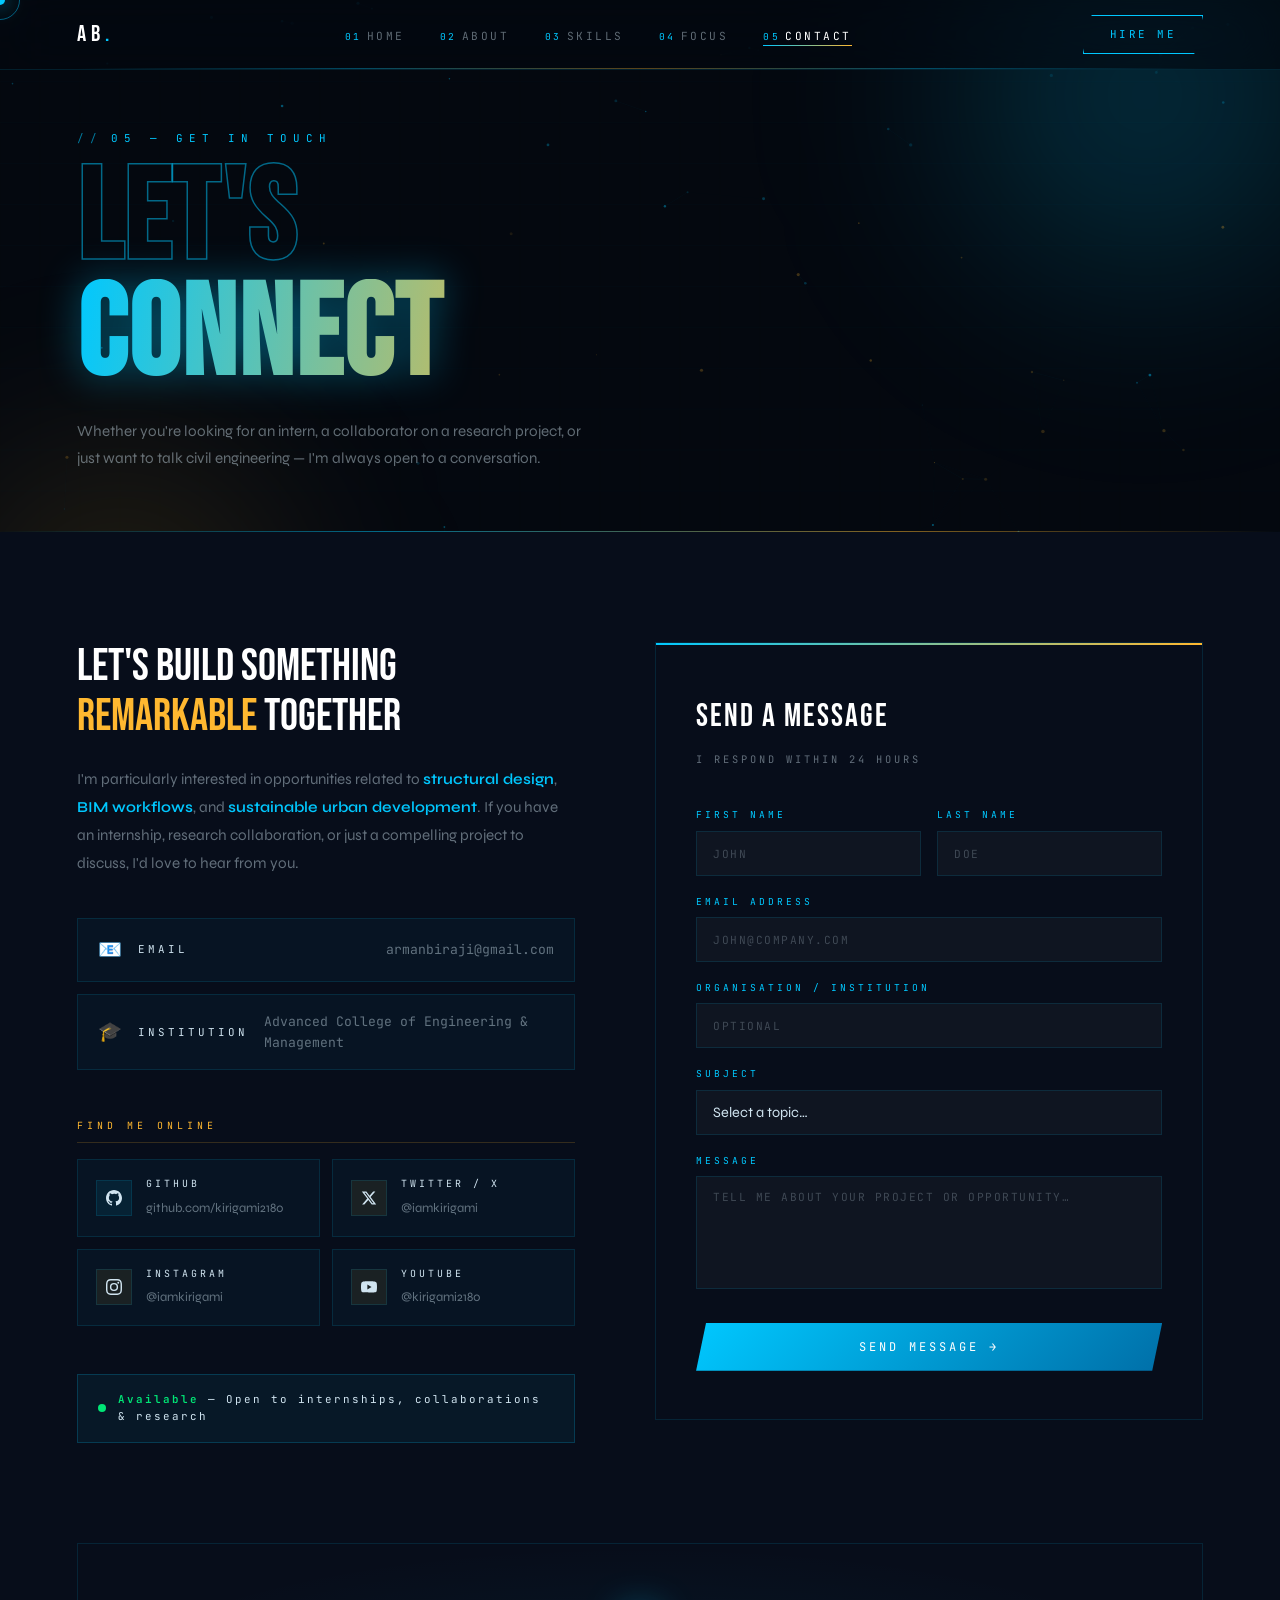
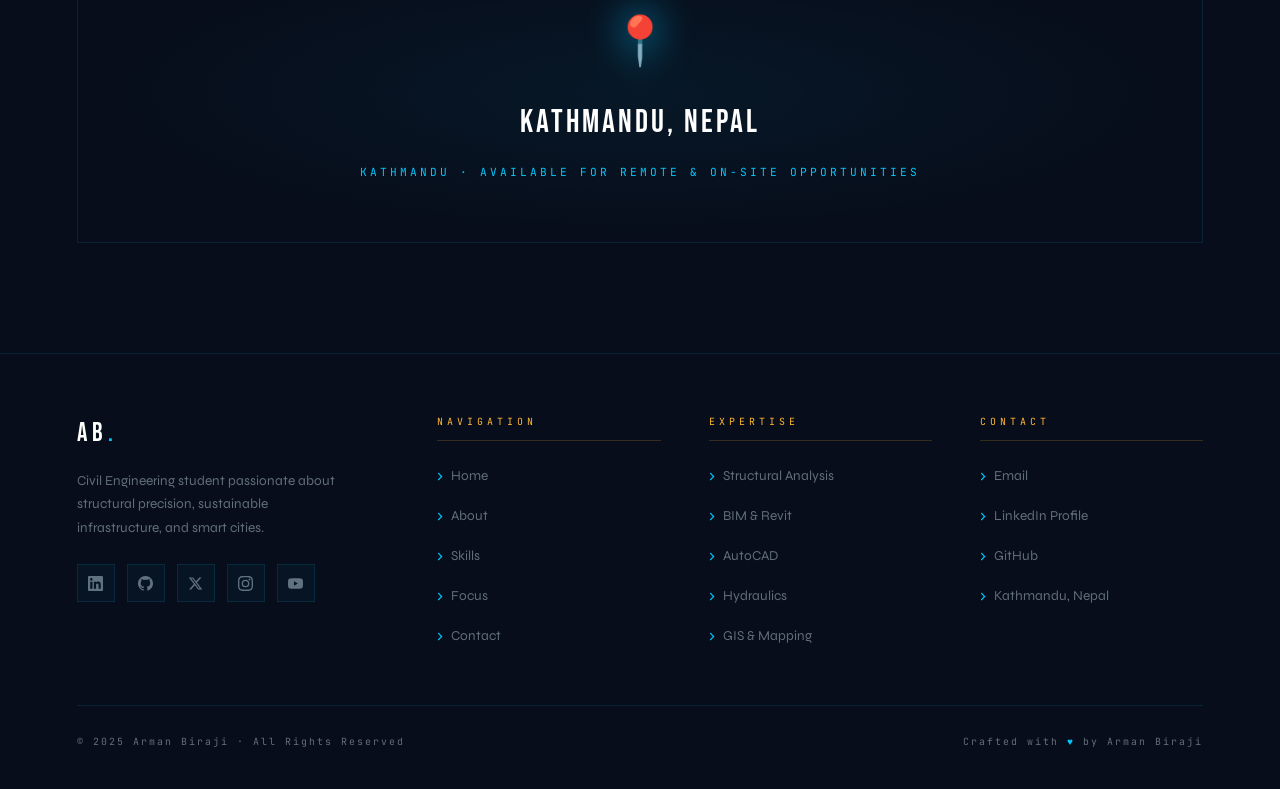
<file: contact.html>
<!DOCTYPE html>
<html lang="en">
<head>
  <meta charset="UTF-8"/>
  <meta name="viewport" content="width=device-width, initial-scale=1.0"/>
  <title>Contact | Arman Biraji — Civil Engineer</title>
    <link rel="icon" type="image/png" sizes="16x16" href="image/favicon-16x16.png">
  <link rel="icon" type="image/png" sizes="32x32" href="image/favicon-32x32.png">
  <link rel="shortcut icon" href="image/favicon-32x32.png">
  <link rel="stylesheet" href="css/global.css"/>
  <style>
    /* CONTACT LAYOUT */
    .contact-grid {
      display: grid;
      grid-template-columns: 1fr 1.1fr;
      gap: 80px;
      align-items: start;
    }

    /* LEFT — Info */
    .contact-tagline {
      font-family: 'Bebas Neue', sans-serif;
      font-size: clamp(1.8rem, 3.5vw, 3rem);
      color: #fff;
      line-height: 1.1;
      margin-bottom: 1.5rem;
    }
    .contact-tagline em { color: var(--gold); font-style: normal; }
    .contact-intro { font-size: 0.95rem; color: var(--dim); line-height: 1.85; margin-bottom: 2.5rem; }
    .contact-intro strong { color: var(--blue); font-weight: 600; }

    .contact-links-list {
      display: flex;
      flex-direction: column;
      gap: 12px;
      margin-bottom: 3rem;
    }

    /* SOCIAL CARDS */
    .social-section-title {
      font-family: 'JetBrains Mono', monospace;
      font-size: 0.62rem;
      letter-spacing: 4px;
      text-transform: uppercase;
      color: var(--gold);
      margin-bottom: 1rem;
      padding-bottom: 8px;
      border-bottom: 1px solid var(--border-gold);
    }
    .social-cards {
      display: grid;
      grid-template-columns: 1fr 1fr;
      gap: 12px;
      margin-bottom: 3rem;
    }
    .social-card {
      display: flex;
      align-items: center;
      gap: 14px;
      padding: 16px 18px;
      background: var(--glass);
      border: 1px solid var(--border);
      text-decoration: none;
      color: var(--text);
      transition: all 0.35s var(--ease-out);
      cursor: none;
      position: relative;
      overflow: hidden;
    }
    .social-card::before {
      content: '';
      position: absolute;
      inset: 0;
      background: linear-gradient(135deg, rgba(0,200,255,0.07), transparent);
      opacity: 0;
      transition: opacity 0.3s;
    }
    .social-card:hover { border-color: var(--blue-dim); color: var(--blue); transform: translateY(-3px); box-shadow: 0 12px 30px rgba(0,0,0,0.3); }
    .social-card:hover::before { opacity: 1; }
    .social-card.gold:hover { border-color: var(--gold-dim); color: var(--gold); }
    .social-card.gold::before { background: linear-gradient(135deg, rgba(255,184,48,0.07), transparent); }
    .sc-icon {
      width: 36px; height: 36px;
      display: flex; align-items: center; justify-content: center;
      background: rgba(0,200,255,0.08);
      border: 1px solid var(--border);
      flex-shrink: 0;
      transition: background 0.3s;
    }
    .social-card:hover .sc-icon { background: rgba(0,200,255,0.15); }
    .social-card.gold .sc-icon { background: rgba(255,184,48,0.08); }
    .social-card.gold:hover .sc-icon { background: rgba(255,184,48,0.15); }
    .sc-icon svg { width: 16px; height: 16px; fill: currentColor; }
    .sc-info {}
    .sc-label {
      font-family: 'JetBrains Mono', monospace;
      font-size: 0.62rem;
      letter-spacing: 3px;
      text-transform: uppercase;
      display: block;
      margin-bottom: 2px;
    }
    .sc-handle { font-size: 0.8rem; color: var(--dim); }
    .social-card:hover .sc-handle { color: inherit; }
    .sc-arrow {
      margin-left: auto;
      font-size: 0.8rem;
      opacity: 0;
      transform: translateX(-6px);
      transition: all 0.3s;
    }
    .social-card:hover .sc-arrow { opacity: 1; transform: translateX(0); }

    /* AVAILABILITY BADGE */
    .avail-block {
      display: flex;
      align-items: center;
      gap: 12px;
      padding: 16px 20px;
      background: rgba(0,200,255,0.06);
      border: 1px solid rgba(0,200,255,0.2);
    }
    .avail-dot {
      width: 8px; height: 8px;
      background: #00e676;
      border-radius: 50%;
      animation: pulseDot 2s infinite;
      flex-shrink: 0;
    }
    .avail-text {
      font-family: 'JetBrains Mono', monospace;
      font-size: 0.68rem;
      letter-spacing: 2px;
      color: var(--text);
    }
    .avail-text span { color: #00e676; font-weight: 600; }

    /* RIGHT — FORM */
    .contact-form-wrap {
      background: var(--bg2);
      border: 1px solid var(--border);
      padding: 48px 40px;
      position: relative;
      overflow: hidden;
    }
    .contact-form-wrap::before {
      content: '';
      position: absolute;
      top: 0; left: 0; right: 0;
      height: 2px;
      background: linear-gradient(90deg, var(--blue), var(--gold));
    }
    .form-title {
      font-family: 'Bebas Neue', sans-serif;
      font-size: 2rem;
      color: #fff;
      letter-spacing: 2px;
      margin-bottom: 8px;
    }
    .form-subtitle {
      font-family: 'JetBrains Mono', monospace;
      font-size: 0.65rem;
      letter-spacing: 3px;
      color: var(--dim);
      text-transform: uppercase;
      margin-bottom: 2.5rem;
    }
    .form-row {
      display: grid;
      grid-template-columns: 1fr 1fr;
      gap: 16px;
    }
    .form-field { margin-bottom: 18px; }
    .form-field label {
      display: block;
      font-family: 'JetBrains Mono', monospace;
      font-size: 0.6rem;
      letter-spacing: 3px;
      text-transform: uppercase;
      color: var(--blue);
      margin-bottom: 8px;
    }
    .form-field input,
    .form-field textarea,
    .form-field select {
      width: 100%;
      background: rgba(255,255,255,0.03);
      border: 1px solid var(--border);
      color: var(--text);
      font-family: 'Syne', sans-serif;
      font-size: 0.9rem;
      padding: 13px 16px;
      outline: none;
      transition: border-color 0.3s, box-shadow 0.3s, background 0.3s;
      resize: none;
      cursor: none;
      -webkit-appearance: none;
    }
    .form-field select option { background: var(--bg2); }
    .form-field input:focus,
    .form-field textarea:focus,
    .form-field select:focus {
      border-color: rgba(0,200,255,0.55);
      box-shadow: 0 0 20px rgba(0,200,255,0.1);
      background: rgba(0,200,255,0.03);
    }
    .form-field input::placeholder,
    .form-field textarea::placeholder {
      color: var(--dim2);
      font-family: 'JetBrains Mono', monospace;
      font-size: 0.7rem;
      letter-spacing: 1.5px;
    }
    .form-submit {
      width: 100%;
      padding: 16px;
      background: linear-gradient(135deg, var(--blue) 0%, #006fa8 100%);
      color: #fff;
      font-family: 'JetBrains Mono', monospace;
      font-size: 0.75rem;
      letter-spacing: 3px;
      text-transform: uppercase;
      border: none;
      cursor: none;
      clip-path: polygon(10px 0%, 100% 0%, calc(100% - 10px) 100%, 0% 100%);
      transition: box-shadow 0.3s, transform 0.2s;
      position: relative;
      overflow: hidden;
      margin-top: 8px;
    }
    .form-submit::before {
      content: '';
      position: absolute;
      inset: 0;
      background: linear-gradient(135deg, rgba(255,255,255,0.2), transparent);
      transform: translateX(-100%);
      transition: transform 0.45s var(--ease-out);
    }
    .form-submit:hover { box-shadow: 0 0 44px rgba(0,200,255,0.5); transform: translateY(-2px); }
    .form-submit:hover::before { transform: translateX(100%); }
    .form-submit:disabled { opacity: 0.7; transform: none; cursor: not-allowed; }

    /* SUCCESS STATE */
    .form-success {
      display: none;
      text-align: center;
      padding: 40px 20px;
    }
    .form-success.show { display: block; }
    .fs-icon { font-size: 3rem; margin-bottom: 1rem; display: block; }
    .fs-title { font-family: 'Bebas Neue', sans-serif; font-size: 2rem; color: #fff; letter-spacing: 2px; margin-bottom: 8px; }
    .fs-text { font-size: 0.9rem; color: var(--dim); line-height: 1.7; }

    /* MAP PLACEHOLDER */
    .map-section { margin-top: 100px; }
    .map-block {
      background: var(--bg2);
      border: 1px solid var(--border);
      padding: 60px;
      display: flex;
      align-items: center;
      justify-content: center;
      flex-direction: column;
      gap: 16px;
      text-align: center;
      position: relative;
      overflow: hidden;
    }
    .map-block::before {
      content: '';
      position: absolute;
      inset: 0;
      background: radial-gradient(ellipse at center, rgba(0,200,255,0.06) 0%, transparent 70%);
    }
    .map-icon { font-size: 3rem; filter: drop-shadow(0 0 20px var(--blue)); position: relative; z-index: 1; }
    .map-label { font-family: 'Bebas Neue', sans-serif; font-size: 2rem; color: #fff; letter-spacing: 3px; position: relative; z-index: 1; }
    .map-sub { font-family: 'JetBrains Mono', monospace; font-size: 0.7rem; letter-spacing: 3px; color: var(--blue); text-transform: uppercase; position: relative; z-index: 1; }

    @media(max-width: 1000px) {
      .contact-grid { grid-template-columns: 1fr; gap: 50px; }
      .contact-form-wrap { padding: 36px 28px; }
    }
    @media(max-width: 600px) {
      .form-row { grid-template-columns: 1fr; }
      .social-cards { grid-template-columns: 1fr; }
    }
  </style>
</head>
<body>
  <div id="page-overlay"></div>
  <div id="cursor-dot"></div><div id="cursor-ring"></div>
  <div id="scroll-progress"></div>
  <div class="orb orb-1"></div><div class="orb orb-2"></div>
  <canvas id="bg-canvas"></canvas>

  <!-- NAV -->
  <nav class="site-nav">
    <a href="index.html" class="nav-logo">AB<span>.</span></a>
    <ul class="nav-links">
      <li><a href="index.html"><span class="nav-num">01</span>Home</a></li>
      <li><a href="about.html"><span class="nav-num">02</span>About</a></li>
      <li><a href="skills.html"><span class="nav-num">03</span>Skills</a></li>
      <li><a href="focus.html"><span class="nav-num">04</span>Focus</a></li>
      <li><a href="contact.html"><span class="nav-num">05</span>Contact</a></li>
    </ul>
    <a href="contact.html" class="nav-cta">HIRE ME</a>
    <button class="nav-hamburger" aria-label="Menu"><span></span><span></span><span></span></button>
  </nav>
  <div class="nav-mobile-drawer">
    <a href="index.html">Home</a><a href="about.html">About</a>
    <a href="skills.html">Skills</a><a href="focus.html">Focus</a><a href="contact.html">Contact</a>
  </div>

  <!-- PAGE HERO -->
  <div class="page-hero">
    <div>
      <div class="ph-eyebrow">05 — Get In Touch</div>
      <h1 class="ph-h1">
        <span class="outline">LET'S</span>
        <span class="gradient">CONNECT</span>
      </h1>
      <p class="ph-desc">Whether you're looking for an intern, a collaborator on a research project, or just want to talk civil engineering — I'm always open to a conversation.</p>
    </div>
  </div>

  <!-- CONTACT SECTION -->
  <section class="section-wrap dark">
    <div class="contact-grid">

      <!-- LEFT -->
      <div class="reveal-left">
        <div class="contact-tagline">LET'S BUILD SOMETHING <em>REMARKABLE</em> TOGETHER</div>
        <p class="contact-intro">
          I'm particularly interested in opportunities related to <strong>structural design</strong>, <strong>BIM workflows</strong>, and <strong>sustainable urban development</strong>. If you have an internship, research collaboration, or just a compelling project to discuss, I'd love to hear from you.
        </p>

        <!-- Contact links -->
        <div class="contact-links-list">
          <a href="mailto:armanbiraji@gmail.com" class="contact-link-item">
            <span class="cli-icon">📧</span>
            <span class="cli-label">Email</span>
            <span class="cli-val">armanbiraji@gmail.com</span>
         <!-- </a>
          <a href="tel:+919876543210" class="contact-link-item">
            <span class="cli-icon">📱</span>
            <span class="cli-label">Phone</span>
            <span class="cli-val">+977 9768448604</span>
          </a> 
          <a href="#" class="contact-link-item">
            <span class="cli-icon">📍</span>
            <span class="cli-label">Location</span>
            <span class="cli-val">Kathmandu , Nepal</span>
          </a> -->
          <a href="#" class="contact-link-item">
            <span class="cli-icon">🎓</span>
            <span class="cli-label">Institution</span>
            <span class="cli-val">Advanced College of Engineering & Management</span>
          </a>
        </div>

        <!-- SOCIAL MEDIA -->
        <div class="social-section-title">Find Me Online</div>
        <div class="social-cards">
          <!-- LinkedIn -->
          <!-- <a href="https://linkedin.com/in/alexcarter" target="_blank" rel="noopener" class="social-card">
            <div class="sc-icon">
              <svg viewBox="0 0 24 24"><path d="M20.447 20.452h-3.554v-5.569c0-1.328-.027-3.037-1.852-3.037-1.853 0-2.136 1.445-2.136 2.939v5.667H9.351V9h3.414v1.561h.046c.477-.9 1.637-1.85 3.37-1.85 3.601 0 4.267 2.37 4.267 5.455v6.286zM5.337 7.433a2.062 2.062 0 01-2.063-2.065 2.064 2.064 0 112.063 2.065zm1.782 13.019H3.555V9h3.564v11.452zM22.225 0H1.771C.792 0 0 .774 0 1.729v20.542C0 23.227.792 24 1.771 24h20.451C23.2 24 24 23.227 24 22.271V1.729C24 .774 23.2 0 22.222 0h.003z"/></svg>
            </div>
            <div class="sc-info">
              <span class="sc-label">LinkedIn</span>
              <span class="sc-handle">linkedin.com/in/</span>
            </div>
            <span class="sc-arrow">↗</span>
          </a> -->
          <!-- GitHub -->
          <a href="https://github.com/kirigami2180" target="_blank" rel="noopener" class="social-card">
            <div class="sc-icon">
              <svg viewBox="0 0 24 24"><path d="M12 0C5.374 0 0 5.373 0 12c0 5.302 3.438 9.8 8.207 11.387.599.111.793-.261.793-.577v-2.234c-3.338.726-4.033-1.416-4.033-1.416-.546-1.387-1.333-1.756-1.333-1.756-1.089-.745.083-.729.083-.729 1.205.084 1.839 1.237 1.839 1.237 1.07 1.834 2.807 1.304 3.492.997.107-.775.418-1.305.762-1.604-2.665-.305-5.467-1.334-5.467-5.931 0-1.311.469-2.381 1.236-3.221-.124-.303-.535-1.524.117-3.176 0 0 1.008-.322 3.301 1.23A11.509 11.509 0 0112 5.803c1.02.005 2.047.138 3.006.404 2.291-1.552 3.297-1.23 3.297-1.23.653 1.653.242 2.874.118 3.176.77.84 1.235 1.911 1.235 3.221 0 4.609-2.807 5.624-5.479 5.921.43.372.823 1.102.823 2.222v3.293c0 .319.192.694.801.576C20.566 21.797 24 17.3 24 12c0-6.627-5.373-12-12-12z"/></svg>
            </div>
            <div class="sc-info">
              <span class="sc-label">GitHub</span>
              <span class="sc-handle">github.com/kirigami2180</span>
            </div>
            <span class="sc-arrow">↗</span>
          </a>
          <!-- Twitter / X -->
          <a href="https://twitter.com/iamkirigami" target="_blank" rel="noopener" class="social-card gold">
            <div class="sc-icon">
              <svg viewBox="0 0 24 24"><path d="M18.244 2.25h3.308l-7.227 8.26 8.502 11.24H16.17l-5.214-6.817L4.99 21.75H1.68l7.73-8.835L1.254 2.25H8.08l4.713 6.231zm-1.161 17.52h1.833L7.084 4.126H5.117z"/></svg>
            </div>
            <div class="sc-info">
              <span class="sc-label">Twitter / X</span>
              <span class="sc-handle">@iamkirigami</span>
            </div>
            <span class="sc-arrow">↗</span>
          </a>
          <!-- Instagram -->
          <a href="https://instagram.com/iamkirigami" target="_blank" rel="noopener" class="social-card gold">
            <div class="sc-icon">
              <svg viewBox="0 0 24 24"><path d="M12 2.163c3.204 0 3.584.012 4.85.07 3.252.148 4.771 1.691 4.919 4.919.058 1.265.069 1.645.069 4.849 0 3.205-.012 3.584-.069 4.849-.149 3.225-1.664 4.771-4.919 4.919-1.266.058-1.644.07-4.85.07-3.204 0-3.584-.012-4.849-.07-3.26-.149-4.771-1.699-4.919-4.92-.058-1.265-.07-1.644-.07-4.849 0-3.204.013-3.583.07-4.849.149-3.227 1.664-4.771 4.919-4.919 1.266-.057 1.645-.069 4.849-.069zM12 0C8.741 0 8.333.014 7.053.072 2.695.272.273 2.69.073 7.052.014 8.333 0 8.741 0 12c0 3.259.014 3.668.072 4.948.2 4.358 2.618 6.78 6.98 6.98C8.333 23.986 8.741 24 12 24c3.259 0 3.668-.014 4.948-.072 4.354-.2 6.782-2.618 6.979-6.98.059-1.28.073-1.689.073-4.948 0-3.259-.014-3.667-.072-4.947-.196-4.354-2.617-6.78-6.979-6.98C15.668.014 15.259 0 12 0zm0 5.838a6.162 6.162 0 100 12.324 6.162 6.162 0 000-12.324zM12 16a4 4 0 110-8 4 4 0 010 8zm6.406-11.845a1.44 1.44 0 100 2.881 1.44 1.44 0 000-2.881z"/></svg>
            </div>
            <div class="sc-info">
              <span class="sc-label">Instagram</span>
              <span class="sc-handle">@iamkirigami</span>
            </div>
            <span class="sc-arrow">↗</span>
          </a>
          <!-- ResearchGate -->
         <!-- <a href="https://researchgate.net" target="_blank" rel="noopener" class="social-card">
            <div class="sc-icon">
              <svg viewBox="0 0 24 24" fill="currentColor"><path d="M19.586 0c-.818 0-1.508.19-2.073.565-.563.377-.97.936-1.213 1.68a12.01 12.01 0 00-.31 2.444c0 .816.061 1.492.181 2.035l.151.689.151.68-.22.65c-.275.898-.648 1.503-1.11 1.82-.462.316-1.03.477-1.706.484l-.046-.012v.022l-1.31-.046a7.835 7.835 0 01-.53-.027l.022 1.198c.195.018.385.024.573.024.774 0 1.457-.15 2.05-.45.59-.302 1.068-.747 1.436-1.33a6.3 6.3 0 00.754-2.086 13.9 13.9 0 00.186-2.258c0-.718-.061-1.356-.181-1.914l-.133-.595c-.09-.4-.135-.818-.135-1.248 0-.777.147-1.358.444-1.744.295-.388.715-.583 1.26-.583.594 0 1.048.198 1.36.592.31.397.468.958.468 1.683 0 .597-.111 1.13-.335 1.602a2.74 2.74 0 01-.965 1.128l.52.824c.51-.356.921-.845 1.236-1.463.313-.616.47-1.3.47-2.051 0-.99-.247-1.766-.74-2.327C21.26.284 20.52 0 19.586 0zM4.5 6.375c-1.957 0-3.5 1.63-3.5 3.625s1.543 3.625 3.5 3.625S8 11.995 8 10s-1.543-3.625-3.5-3.625zm0 1.25c1.24 0 2.25 1.066 2.25 2.375S5.74 12.375 4.5 12.375 2.25 11.309 2.25 10 3.26 7.625 4.5 7.625zM9.5 6.5v7h1.25V6.5H9.5zm2.625 0v7h1.25V9.75l2.875 3.75h1.25v-7h-1.25v3.75L13.375 6.5h-1.25z"/></svg>
            </div>
            <div class="sc-info">
              <span class="sc-label">ResearchGate</span>
              <span class="sc-handle">researchgate.net/alex</span>
            </div>
            <span class="sc-arrow">↗</span>
          </a> -->
          <!-- YouTube -->
          <a href="https://youtube.com/@kirigami2180" target="_blank" rel="noopener" class="social-card gold">
            <div class="sc-icon">
              <svg viewBox="0 0 24 24"><path d="M23.498 6.186a3.016 3.016 0 00-2.122-2.136C19.505 3.545 12 3.545 12 3.545s-7.505 0-9.377.505A3.017 3.017 0 00.502 6.186C0 8.07 0 12 0 12s0 3.93.502 5.814a3.016 3.016 0 002.122 2.136c1.871.505 9.376.505 9.376.505s7.505 0 9.377-.505a3.015 3.015 0 002.122-2.136C24 15.93 24 12 24 12s0-3.93-.502-5.814zM9.545 15.568V8.432L15.818 12l-6.273 3.568z"/></svg>
            </div>
            <div class="sc-info">
              <span class="sc-label">YouTube</span>
              <span class="sc-handle">@kirigami2180</span>
            </div>
            <span class="sc-arrow">↗</span>
          </a>
        </div>

        <!-- Availability -->
        <div class="avail-block">
          <div class="avail-dot"></div>
          <div class="avail-text"><span>Available</span> — Open to internships, collaborations &amp; research</div>
        </div>
      </div>

      <!-- RIGHT — FORM -->
      <div class="contact-form-wrap reveal-right">
        <div class="form-title">SEND A MESSAGE</div>
        <div class="form-subtitle">I respond within 24 hours</div>

        <form id="contact-form" novalidate>
          <div class="form-row">
            <div class="form-field">
              <label for="fname">First Name</label>
              <input type="text" id="fname" name="fname" placeholder="John" required/>
            </div>
            <div class="form-field">
              <label for="lname">Last Name</label>
              <input type="text" id="lname" name="lname" placeholder="Doe" required/>
            </div>
          </div>
          <div class="form-field">
            <label for="email">Email Address</label>
            <input type="email" id="email" name="email" placeholder="john@company.com" required/>
          </div>
          <div class="form-field">
            <label for="org">Organisation / Institution</label>
            <input type="text" id="org" name="org" placeholder="Optional"/>
          </div>
          <div class="form-field">
            <label for="subject">Subject</label>
            <select id="subject" name="subject" required>
              <option value="" disabled selected>Select a topic…</option>
              <option value="internship">Internship Opportunity</option>
              <option value="research">Research Collaboration</option>
              <option value="project">Project Discussion</option>
              <option value="academic">Academic Inquiry</option>
              <option value="other">Other</option>
            </select>
          </div>
          <div class="form-field">
            <label for="message">Message</label>
            <textarea id="message" name="message" rows="5" placeholder="Tell me about your project or opportunity…" required></textarea>
          </div>
          <button type="submit" class="form-submit">Send Message →</button>
        </form>

        <div class="form-success" id="form-success">
          <span class="fs-icon">✅</span>
          <div class="fs-title">MESSAGE SENT!</div>
          <p class="fs-text">Thanks for reaching out. I'll get back to you within 24 hours. Looking forward to connecting!</p>
        </div>
      </div>
    </div>

    <!-- MAP -->
    <div class="map-section reveal">
      <div class="map-block">
        <div class="map-icon">📍</div>
        <div class="map-label">Kathmandu, Nepal</div>
        <div class="map-sub">Kathmandu · Available for Remote &amp; On-Site Opportunities</div>
      </div>
    </div>
  </section>

  <!-- FOOTER -->
  <footer class="site-footer">
    <div class="footer-top">
      <div class="footer-brand">
        <div class="fb-logo">AB<span>.</span></div>
        <p>Civil Engineering student passionate about structural precision, sustainable infrastructure, and smart cities.</p>
                <div class="footer-social" style="margin-top:1.5rem">
          <a href="https://linkedin.com/in/alexcarter" target="_blank" rel="noopener" title="LinkedIn" aria-label="LinkedIn">
            <svg width="15" height="15" viewBox="0 0 24 24" fill="currentColor"><path d="M20.447 20.452h-3.554v-5.569c0-1.328-.027-3.037-1.852-3.037-1.853 0-2.136 1.445-2.136 2.939v5.667H9.351V9h3.414v1.561h.046c.477-.9 1.637-1.85 3.37-1.85 3.601 0 4.267 2.37 4.267 5.455v6.286zM5.337 7.433a2.062 2.062 0 01-2.063-2.065 2.064 2.064 0 112.063 2.065zm1.782 13.019H3.555V9h3.564v11.452zM22.225 0H1.771C.792 0 0 .774 0 1.729v20.542C0 23.227.792 24 1.771 24h20.451C23.2 24 24 23.227 24 22.271V1.729C24 .774 23.2 0 22.222 0h.003z"/></svg>
          </a>
          <a href="https://github.com/kirigami2180" target="_blank" rel="noopener" title="GitHub" aria-label="GitHub">
            <svg width="15" height="15" viewBox="0 0 24 24" fill="currentColor"><path d="M12 0C5.374 0 0 5.373 0 12c0 5.302 3.438 9.8 8.207 11.387.599.111.793-.261.793-.577v-2.234c-3.338.726-4.033-1.416-4.033-1.416-.546-1.387-1.333-1.756-1.333-1.756-1.089-.745.083-.729.083-.729 1.205.084 1.839 1.237 1.839 1.237 1.07 1.834 2.807 1.304 3.492.997.107-.775.418-1.305.762-1.604-2.665-.305-5.467-1.334-5.467-5.931 0-1.311.469-2.381 1.236-3.221-.124-.303-.535-1.524.117-3.176 0 0 1.008-.322 3.301 1.23A11.509 11.509 0 0112 5.803c1.02.005 2.047.138 3.006.404 2.291-1.552 3.297-1.23 3.297-1.23.653 1.653.242 2.874.118 3.176.77.84 1.235 1.911 1.235 3.221 0 4.609-2.807 5.624-5.479 5.921.43.372.823 1.102.823 2.222v3.293c0 .319.192.694.801.576C20.566 21.797 24 17.3 24 12c0-6.627-5.373-12-12-12z"/></svg>
          </a>
          <a href="https://twitter.com/iamkirigami" target="_blank" rel="noopener" title="Twitter / X" aria-label="Twitter">
            <svg width="15" height="15" viewBox="0 0 24 24" fill="currentColor"><path d="M18.244 2.25h3.308l-7.227 8.26 8.502 11.24H16.17l-5.214-6.817L4.99 21.75H1.68l7.73-8.835L1.254 2.25H8.08l4.713 6.231zm-1.161 17.52h1.833L7.084 4.126H5.117z"/></svg>
          </a>
          <a href="https://instagram.com/iamkirigami" target="_blank" rel="noopener" title="Instagram" aria-label="Instagram">
            <svg width="15" height="15" viewBox="0 0 24 24" fill="currentColor"><path d="M12 2.163c3.204 0 3.584.012 4.85.07 3.252.148 4.771 1.691 4.919 4.919.058 1.265.069 1.645.069 4.849 0 3.205-.012 3.584-.069 4.849-.149 3.225-1.664 4.771-4.919 4.919-1.266.058-1.644.07-4.85.07-3.204 0-3.584-.012-4.849-.07-3.26-.149-4.771-1.699-4.919-4.92-.058-1.265-.07-1.644-.07-4.849 0-3.204.013-3.583.07-4.849.149-3.227 1.664-4.771 4.919-4.919 1.266-.057 1.645-.069 4.849-.069zM12 0C8.741 0 8.333.014 7.053.072 2.695.272.273 2.69.073 7.052.014 8.333 0 8.741 0 12c0 3.259.014 3.668.072 4.948.2 4.358 2.618 6.78 6.98 6.98C8.333 23.986 8.741 24 12 24c3.259 0 3.668-.014 4.948-.072 4.354-.2 6.782-2.618 6.979-6.98.059-1.28.073-1.689.073-4.948 0-3.259-.014-3.667-.072-4.947-.196-4.354-2.617-6.78-6.979-6.98C15.668.014 15.259 0 12 0zm0 5.838a6.162 6.162 0 100 12.324 6.162 6.162 0 000-12.324zM12 16a4 4 0 110-8 4 4 0 010 8zm6.406-11.845a1.44 1.44 0 100 2.881 1.44 1.44 0 000-2.881z"/></svg>
          </a>
          <a href="https://youtube.com/@kirigami2180" target="_blank" rel="noopener" title="YouTube" aria-label="YouTube">
            <svg width="15" height="15" viewBox="0 0 24 24" fill="currentColor"><path d="M23.498 6.186a3.016 3.016 0 00-2.122-2.136C19.505 3.545 12 3.545 12 3.545s-7.505 0-9.377.505A3.017 3.017 0 00.502 6.186C0 8.07 0 12 0 12s0 3.93.502 5.814a3.016 3.016 0 002.122 2.136c1.871.505 9.376.505 9.376.505s7.505 0 9.377-.505a3.015 3.015 0 002.122-2.136C24 15.93 24 12 24 12s0-3.93-.502-5.814zM9.545 15.568V8.432L15.818 12l-6.273 3.568z"/></svg>
          </a>
        </div>
      </div>
      <div class="footer-col"><div class="footer-col-title">Navigation</div><ul><li><a href="index.html">Home</a></li><li><a href="about.html">About</a></li><li><a href="skills.html">Skills</a></li><li><a href="focus.html">Focus</a></li><li><a href="contact.html">Contact</a></li></ul></div>
            <div class="footer-col">
        <div class="footer-col-title">Expertise</div>
        <ul>
          <li><a href="skills.html#structural">Structural Analysis</a></li>
          <li><a href="skills.html#bim">BIM &amp; Revit</a></li>
          <li><a href="skills.html#autocad">AutoCAD</a></li>
          <li><a href="skills.html#hydraulics">Hydraulics</a></li>
          <li><a href="skills.html#gis">GIS &amp; Mapping</a></li>
        </ul>
      </div>
            <div class="footer-col">
        <div class="footer-col-title">Contact</div>
        <ul>
          <li><a href="mailto:armanbiraji@gmail.com">Email</a></li>
          <li><a href="https://linkedin.com/in/alexcarter" target="_blank">LinkedIn Profile</a></li>
          <li><a href="https://github.com/kirigami2180" target="_blank">GitHub</a></li>
          <li><a href="contact.html">Kathmandu, Nepal</a></li>
        </ul>
      </div>
    </div>
    <div class="footer-bottom">
      <div class="footer-copy">© 2025 Arman Biraji · All Rights Reserved</div>
      <div class="footer-made">Crafted with <span>♥</span> by Arman Biraji</div>
    </div>
  </footer>

  <script src="js/main.js"></script>
  <script>
    // Form submit handler — Web3Forms (no backend required)
    document.getElementById('contact-form').addEventListener('submit', async function(e) {
      e.preventDefault();

      const btn = this.querySelector('.form-submit');
      btn.textContent = 'Sending…';
      btn.disabled = true;

      const formData = {
        access_key: '6895d1f8-dc0f-41fe-aafe-5a86d17fdd8b', // ← replace with your Web3Forms key
        name: (document.getElementById('fname').value + ' ' + document.getElementById('lname').value).trim(),
        email: document.getElementById('email').value,
        subject: document.getElementById('subject').value,
        message:
          'Organisation: ' + (document.getElementById('org').value || 'N/A') + '\n\n' +
          document.getElementById('message').value,
        from_name: 'Arman Biraji — Contact Form',
        botcheck: ''
      };

      try {
        const res = await fetch('https://api.web3forms.com/submit', {
          method: 'POST',
          headers: { 'Content-Type': 'application/json', 'Accept': 'application/json' },
          body: JSON.stringify(formData)
        });
        const data = await res.json();

        if (data.success) {
          this.style.display = 'none';
          document.getElementById('form-success').classList.add('show');
        } else {
          btn.textContent = 'Failed — Try Again';
          btn.disabled = false;
          alert('Something went wrong: ' + (data.message || 'Please try again.'));
        }
      } catch (err) {
        btn.textContent = 'Failed — Try Again';
        btn.disabled = false;
        alert('Network error. Please check your connection and try again.');
      }
    });
  </script>
</body>
</html>
</file>
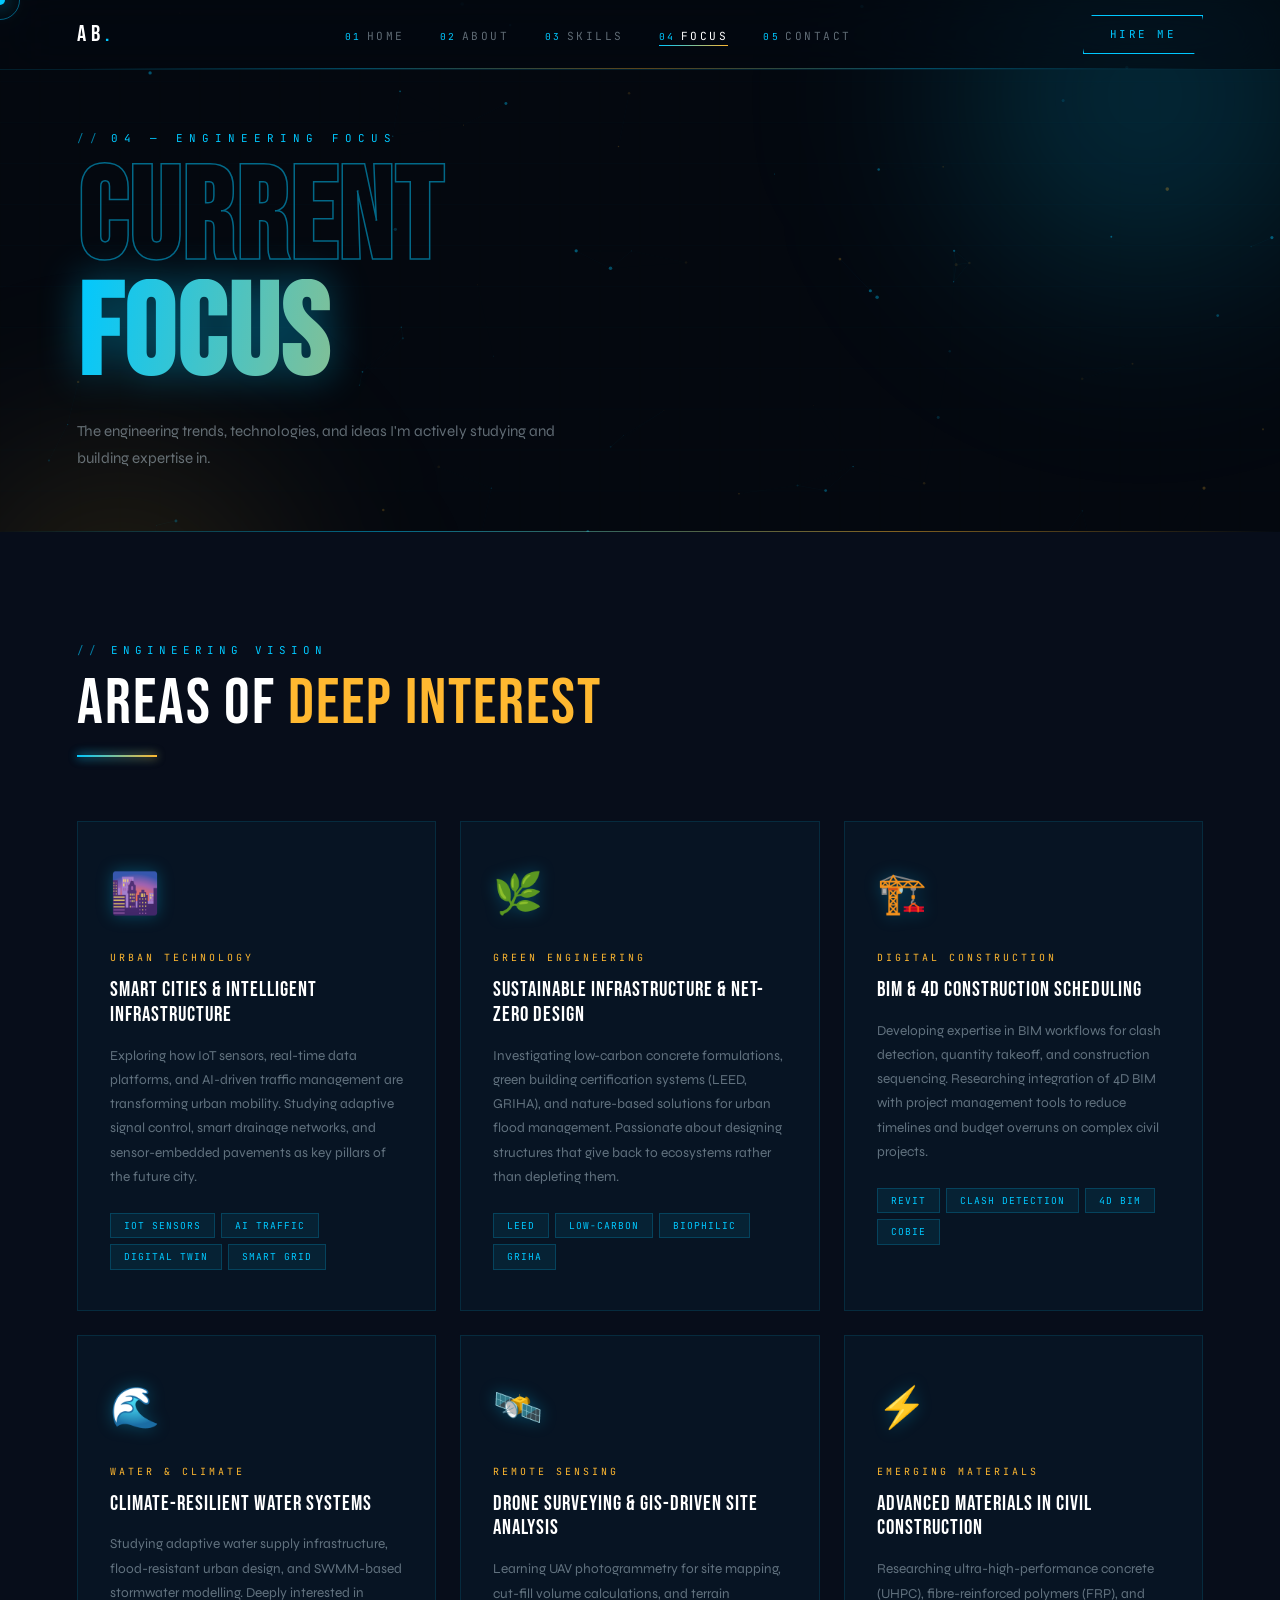
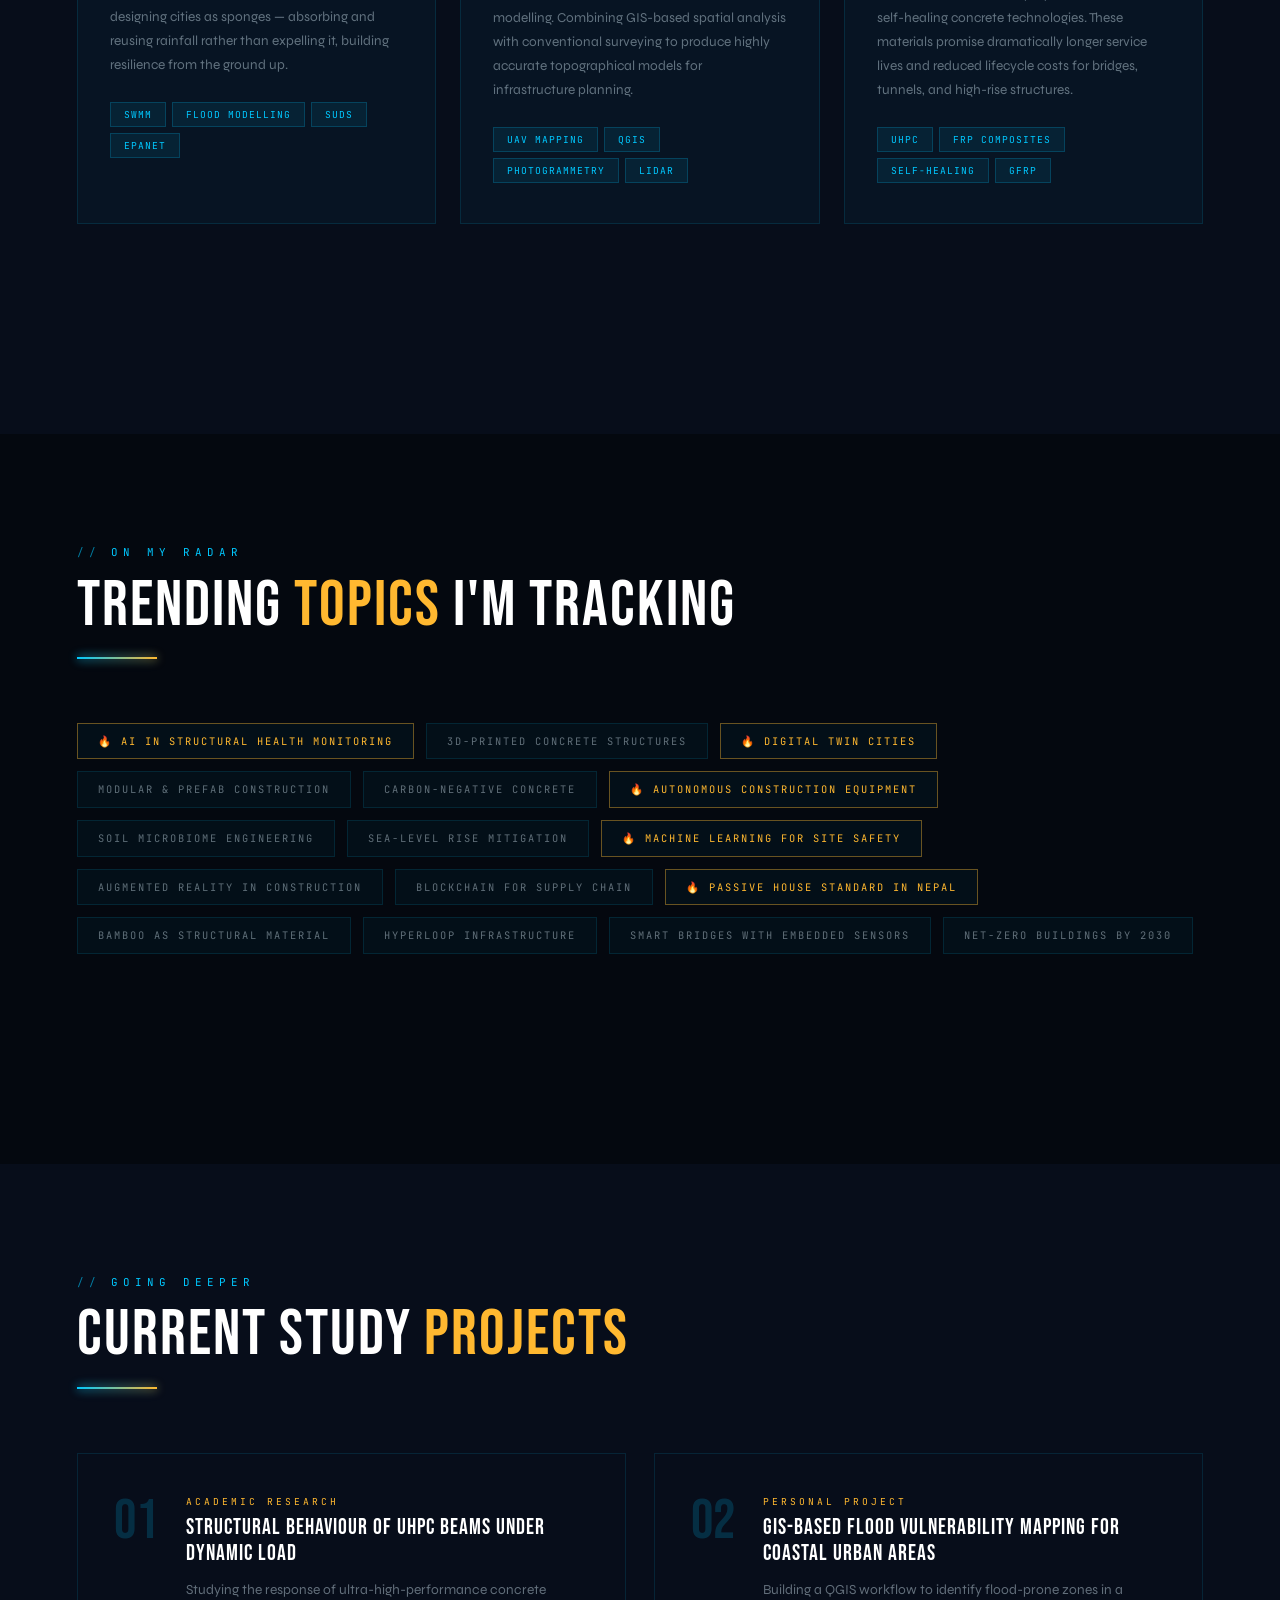
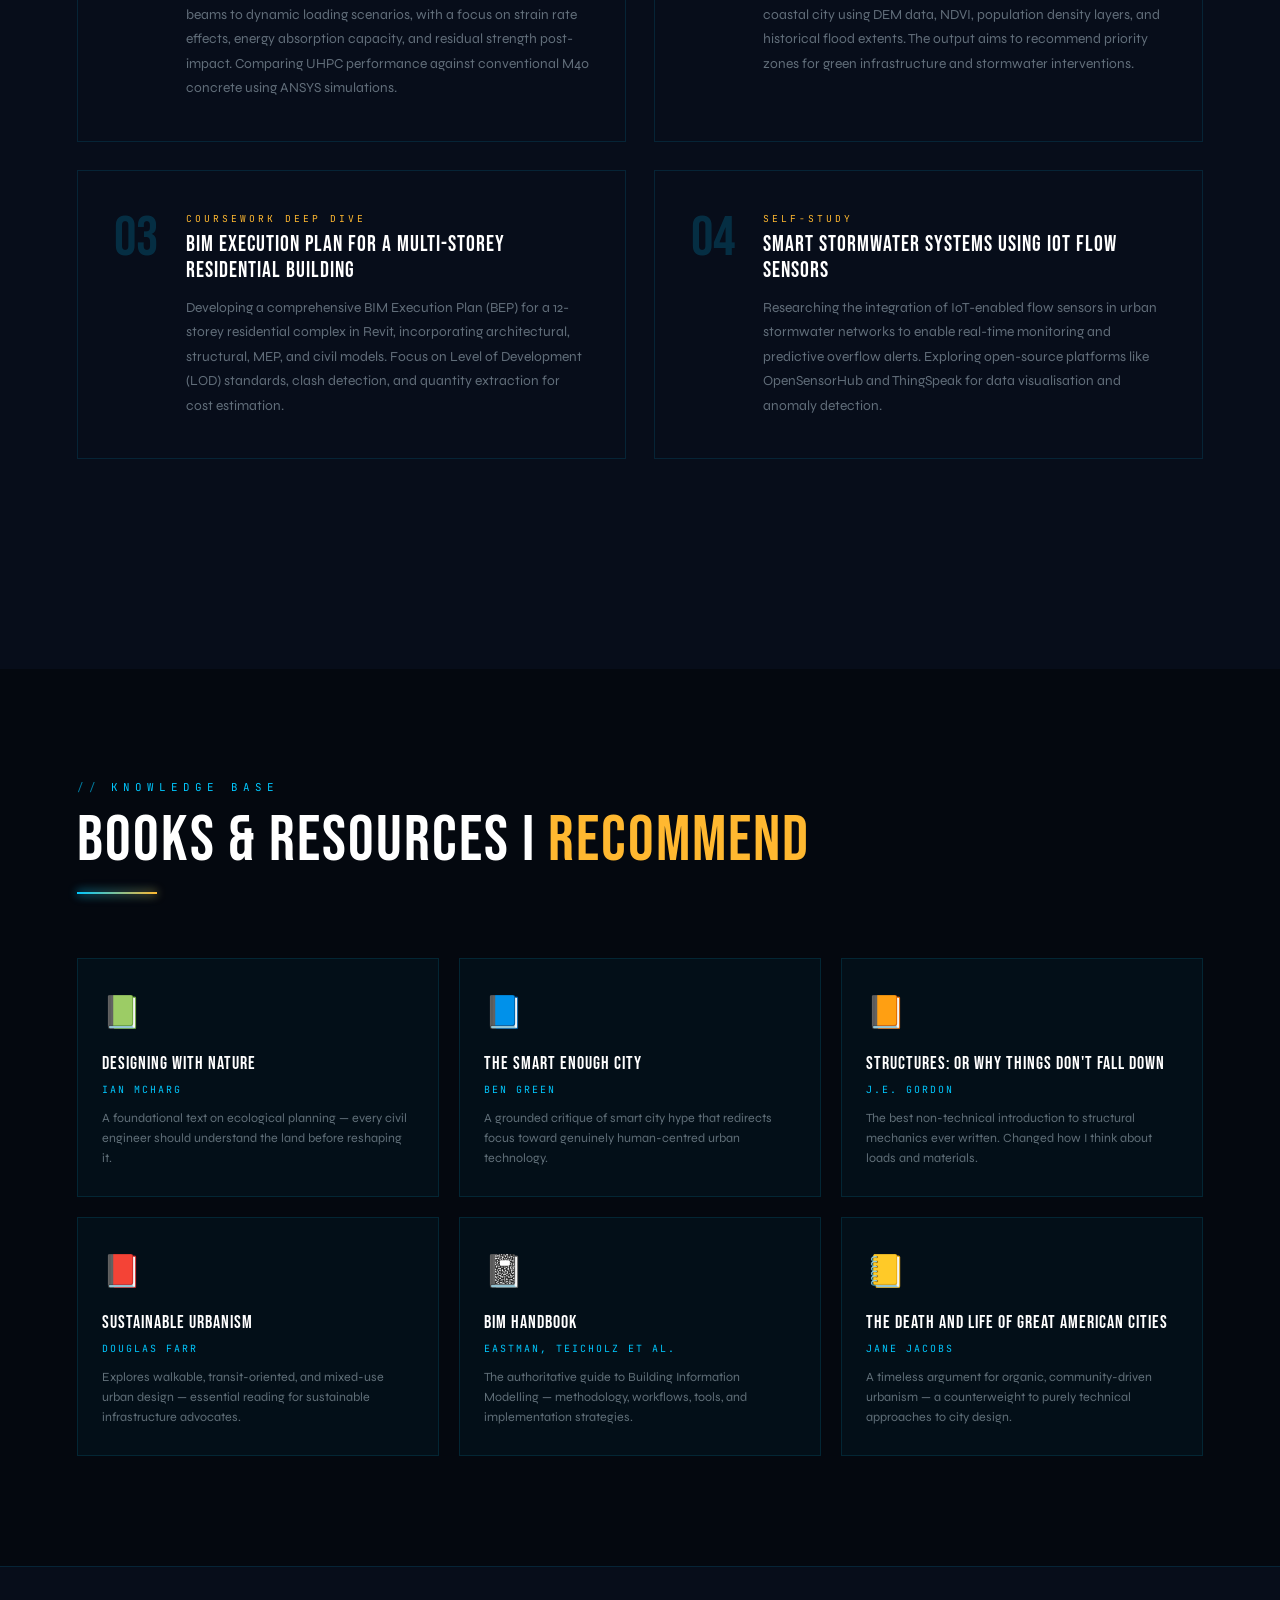
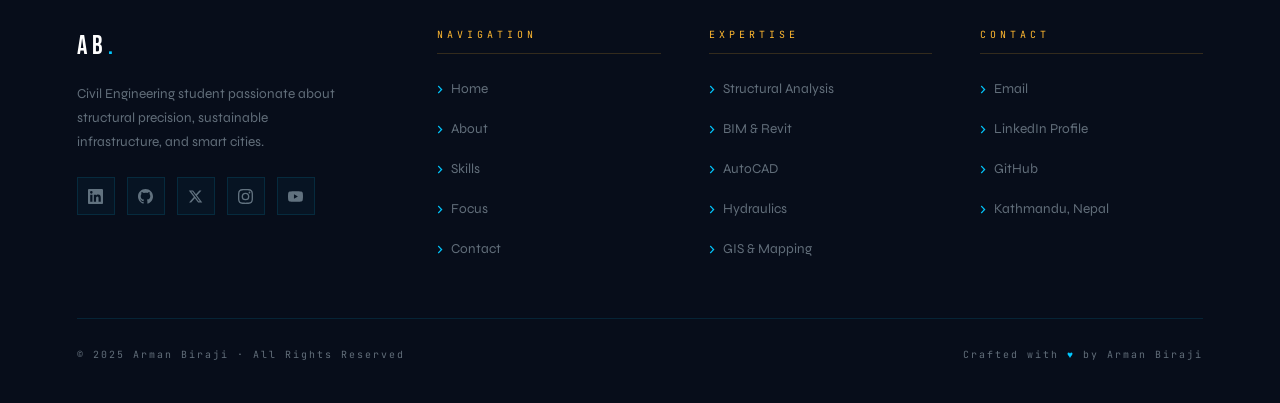
<file: focus.html>
<!DOCTYPE html>
<html lang="en">
<head>
  <meta charset="UTF-8"/>
  <meta name="viewport" content="width=device-width, initial-scale=1.0"/>
  <title>Focus | Arman Biraji — Civil Engineer</title>
    <link rel="icon" type="image/png" sizes="16x16" href="image/favicon-16x16.png">
  <link rel="icon" type="image/png" sizes="32x32" href="image/favicon-32x32.png">
  <link rel="shortcut icon" href="image/favicon-32x32.png">
  <link rel="stylesheet" href="css/global.css"/>
  <style>
    /* FOCUS GRID */
    .focus-grid {
      display: grid;
      grid-template-columns: repeat(3, 1fr);
      gap: 24px;
      margin-bottom: 100px;
    }

    /* TREND TICKER */
    .trend-ticker {
      display: flex;
      gap: 12px;
      flex-wrap: wrap;
      margin-bottom: 100px;
    }
    .ticker-item {
      font-family: 'JetBrains Mono', monospace;
      font-size: 0.65rem;
      letter-spacing: 2px;
      text-transform: uppercase;
      padding: 9px 20px;
      border: 1px solid var(--border);
      color: var(--dim);
      background: var(--glass);
      transition: all 0.35s var(--ease-out);
      cursor: default;
      position: relative;
      overflow: hidden;
    }
    .ticker-item::before {
      content: '';
      position: absolute;
      inset: 0;
      background: linear-gradient(135deg, rgba(0,200,255,0.1), transparent);
      transform: translateX(-100%);
      transition: transform 0.4s var(--ease-out);
    }
    .ticker-item:hover { color: var(--blue); border-color: rgba(0,200,255,0.4); }
    .ticker-item:hover::before { transform: translateX(0); }
    .ticker-item.hot { border-color: var(--gold-dim); color: var(--gold); }
    .ticker-item.hot::before { background: linear-gradient(135deg, rgba(255,184,48,0.1), transparent); }

    /* DEEP DIVE CARDS */
    .deep-grid {
      display: grid;
      grid-template-columns: 1fr 1fr;
      gap: 28px;
      margin-bottom: 100px;
    }
    .deep-card {
      background: var(--bg2);
      border: 1px solid var(--border);
      padding: 40px 36px;
      position: relative;
      overflow: hidden;
      transition: all 0.4s var(--ease-out);
      cursor: none;
      display: grid;
      grid-template-columns: auto 1fr;
      gap: 28px;
      align-items: start;
    }
    .deep-card:hover {
      border-color: rgba(0,200,255,0.35);
      background: rgba(0,200,255,0.04);
      transform: translateY(-4px);
      box-shadow: 0 20px 50px rgba(0,0,0,0.4);
    }
    .deep-card::before {
      content: '';
      position: absolute;
      left: 0; top: 0; bottom: 0;
      width: 3px;
      background: linear-gradient(180deg, var(--blue), var(--gold));
      transform: scaleY(0);
      transform-origin: top;
      transition: transform 0.5s var(--ease-out);
    }
    .deep-card:hover::before { transform: scaleY(1); }
    .dc-num {
      font-family: 'Bebas Neue', sans-serif;
      font-size: 3.5rem;
      color: var(--blue);
      opacity: 0.18;
      line-height: 1;
      flex-shrink: 0;
    }
    .dc-content {}
    .dc-tag {
      font-family: 'JetBrains Mono', monospace;
      font-size: 0.6rem;
      letter-spacing: 3px;
      color: var(--gold);
      text-transform: uppercase;
      margin-bottom: 6px;
    }
    .dc-title {
      font-family: 'Bebas Neue', sans-serif;
      font-size: 1.4rem;
      color: #fff;
      letter-spacing: 1px;
      margin-bottom: 12px;
      line-height: 1.15;
    }
    .dc-desc {
      font-size: 0.86rem;
      color: var(--dim);
      line-height: 1.78;
    }

    /* READING LIST */
    .reading-grid {
      display: grid;
      grid-template-columns: repeat(3, 1fr);
      gap: 20px;
    }
    .book-card {
      background: var(--glass);
      border: 1px solid var(--border);
      padding: 28px 24px;
      transition: all 0.35s var(--ease-out);
      cursor: default;
    }
    .book-card:hover { border-color: rgba(0,200,255,0.3); background: rgba(0,200,255,0.05); transform: translateY(-3px); }
    .book-emoji { font-size: 2rem; margin-bottom: 12px; display: block; }
    .book-title { font-family: 'Bebas Neue', sans-serif; font-size: 1.1rem; color: #fff; letter-spacing: 1px; margin-bottom: 4px; }
    .book-author { font-family: 'JetBrains Mono', monospace; font-size: 0.62rem; letter-spacing: 2px; color: var(--blue); margin-bottom: 10px; text-transform: uppercase; }
    .book-note { font-size: 0.78rem; color: var(--dim); line-height: 1.6; }

    @media(max-width: 1000px) {
      .focus-grid { grid-template-columns: 1fr 1fr; }
      .deep-grid { grid-template-columns: 1fr; }
      .reading-grid { grid-template-columns: 1fr 1fr; }
    }
    @media(max-width: 650px) {
      .focus-grid { grid-template-columns: 1fr; }
      .reading-grid { grid-template-columns: 1fr; }
      .deep-card { grid-template-columns: 1fr; gap: 12px; }
    }
  </style>
</head>
<body>
  <div id="page-overlay"></div>
  <div id="cursor-dot"></div><div id="cursor-ring"></div>
  <div id="scroll-progress"></div>
  <div class="orb orb-1"></div><div class="orb orb-2"></div>
  <canvas id="bg-canvas"></canvas>

  <!-- NAV -->
  <nav class="site-nav">
    <a href="index.html" class="nav-logo">AB<span>.</span></a>
    <ul class="nav-links">
      <li><a href="index.html"><span class="nav-num">01</span>Home</a></li>
      <li><a href="about.html"><span class="nav-num">02</span>About</a></li>
      <li><a href="skills.html"><span class="nav-num">03</span>Skills</a></li>
      <li><a href="focus.html"><span class="nav-num">04</span>Focus</a></li>
      <li><a href="contact.html"><span class="nav-num">05</span>Contact</a></li>
    </ul>
    <a href="contact.html" class="nav-cta">HIRE ME</a>
    <button class="nav-hamburger" aria-label="Menu"><span></span><span></span><span></span></button>
  </nav>
  <div class="nav-mobile-drawer">
    <a href="index.html">Home</a><a href="about.html">About</a>
    <a href="skills.html">Skills</a><a href="focus.html">Focus</a><a href="contact.html">Contact</a>
  </div>

  <!-- PAGE HERO -->
  <div class="page-hero">
    <div>
      <div class="ph-eyebrow">04 — Engineering Focus</div>
      <h1 class="ph-h1">
        <span class="outline">CURRENT</span>
        <span class="gradient">FOCUS</span>
      </h1>
      <p class="ph-desc">The engineering trends, technologies, and ideas I'm actively studying and building expertise in.</p>
    </div>
  </div>

  <!-- MAIN INTEREST CARDS -->
  <section class="section-wrap dark">
    <div class="section-head reveal">
      <div class="section-eyebrow">Engineering Vision</div>
      <div class="section-title">AREAS OF <em>DEEP INTEREST</em></div>
      <div class="section-rule"></div>
    </div>

    <div class="focus-grid">
      <!-- Card 1 -->
      <div class="focus-card reveal d1">
        <span class="fc-icon">🌆</span>
        <div class="fc-tag">Urban Technology</div>
        <div class="fc-title">Smart Cities & Intelligent Infrastructure</div>
        <div class="fc-desc">Exploring how IoT sensors, real-time data platforms, and AI-driven traffic management are transforming urban mobility. Studying adaptive signal control, smart drainage networks, and sensor-embedded pavements as key pillars of the future city.</div>
        <div class="fc-pills">
          <span class="pill">IoT Sensors</span>
          <span class="pill">AI Traffic</span>
          <span class="pill">Digital Twin</span>
          <span class="pill">Smart Grid</span>
        </div>
      </div>
      <!-- Card 2 -->
      <div class="focus-card reveal d2">
        <span class="fc-icon">🌿</span>
        <div class="fc-tag">Green Engineering</div>
        <div class="fc-title">Sustainable Infrastructure & Net-Zero Design</div>
        <div class="fc-desc">Investigating low-carbon concrete formulations, green building certification systems (LEED, GRIHA), and nature-based solutions for urban flood management. Passionate about designing structures that give back to ecosystems rather than depleting them.</div>
        <div class="fc-pills">
          <span class="pill">LEED</span>
          <span class="pill">Low-Carbon</span>
          <span class="pill">Biophilic</span>
          <span class="pill">GRIHA</span>
        </div>
      </div>
      <!-- Card 3 -->
      <div class="focus-card reveal d3">
        <span class="fc-icon">🏗️</span>
        <div class="fc-tag">Digital Construction</div>
        <div class="fc-title">BIM & 4D Construction Scheduling</div>
        <div class="fc-desc">Developing expertise in BIM workflows for clash detection, quantity takeoff, and construction sequencing. Researching integration of 4D BIM with project management tools to reduce timelines and budget overruns on complex civil projects.</div>
        <div class="fc-pills">
          <span class="pill">Revit</span>
          <span class="pill">Clash Detection</span>
          <span class="pill">4D BIM</span>
          <span class="pill">COBie</span>
        </div>
      </div>
      <!-- Card 4 -->
      <div class="focus-card reveal d4">
        <span class="fc-icon">🌊</span>
        <div class="fc-tag">Water & Climate</div>
        <div class="fc-title">Climate-Resilient Water Systems</div>
        <div class="fc-desc">Studying adaptive water supply infrastructure, flood-resistant urban design, and SWMM-based stormwater modelling. Deeply interested in designing cities as sponges — absorbing and reusing rainfall rather than expelling it, building resilience from the ground up.</div>
        <div class="fc-pills">
          <span class="pill">SWMM</span>
          <span class="pill">Flood Modelling</span>
          <span class="pill">SUDS</span>
          <span class="pill">EPANET</span>
        </div>
      </div>
      <!-- Card 5 -->
      <div class="focus-card reveal d5">
        <span class="fc-icon">🛰️</span>
        <div class="fc-tag">Remote Sensing</div>
        <div class="fc-title">Drone Surveying & GIS-Driven Site Analysis</div>
        <div class="fc-desc">Learning UAV photogrammetry for site mapping, cut-fill volume calculations, and terrain modelling. Combining GIS-based spatial analysis with conventional surveying to produce highly accurate topographical models for infrastructure planning.</div>
        <div class="fc-pills">
          <span class="pill">UAV Mapping</span>
          <span class="pill">QGIS</span>
          <span class="pill">Photogrammetry</span>
          <span class="pill">LiDAR</span>
        </div>
      </div>
      <!-- Card 6 -->
      <div class="focus-card reveal d6">
        <span class="fc-icon">⚡</span>
        <div class="fc-tag">Emerging Materials</div>
        <div class="fc-title">Advanced Materials in Civil Construction</div>
        <div class="fc-desc">Researching ultra-high-performance concrete (UHPC), fibre-reinforced polymers (FRP), and self-healing concrete technologies. These materials promise dramatically longer service lives and reduced lifecycle costs for bridges, tunnels, and high-rise structures.</div>
        <div class="fc-pills">
          <span class="pill">UHPC</span>
          <span class="pill">FRP Composites</span>
          <span class="pill">Self-Healing</span>
          <span class="pill">GFRP</span>
        </div>
      </div>
    </div>
  </section>

  <!-- TRENDING TOPICS -->
  <section class="section-wrap">
    <div class="section-head reveal">
      <div class="section-eyebrow">On My Radar</div>
      <div class="section-title">TRENDING <em>TOPICS</em> I'M TRACKING</div>
      <div class="section-rule"></div>
    </div>
    <div class="trend-ticker reveal">
      <span class="ticker-item hot">🔥 AI in Structural Health Monitoring</span>
      <span class="ticker-item">3D-Printed Concrete Structures</span>
      <span class="ticker-item hot">🔥 Digital Twin Cities</span>
      <span class="ticker-item">Modular & Prefab Construction</span>
      <span class="ticker-item">Carbon-Negative Concrete</span>
      <span class="ticker-item hot">🔥 Autonomous Construction Equipment</span>
      <span class="ticker-item">Soil Microbiome Engineering</span>
      <span class="ticker-item">Sea-Level Rise Mitigation</span>
      <span class="ticker-item hot">🔥 Machine Learning for Site Safety</span>
      <span class="ticker-item">Augmented Reality in Construction</span>
      <span class="ticker-item">Blockchain for Supply Chain</span>
      <span class="ticker-item hot">🔥 Passive House Standard in Nepal</span>
      <span class="ticker-item">Bamboo as Structural Material</span>
      <span class="ticker-item">Hyperloop Infrastructure</span>
      <span class="ticker-item">Smart Bridges with Embedded Sensors</span>
      <span class="ticker-item">Net-Zero Buildings by 2030</span>
    </div>
  </section>

  <!-- DEEP DIVE CARDS -->
  <section class="section-wrap dark">
    <div class="section-head reveal">
      <div class="section-eyebrow">Going Deeper</div>
      <div class="section-title">CURRENT STUDY <em>PROJECTS</em></div>
      <div class="section-rule"></div>
    </div>
    <div class="deep-grid">
      <div class="deep-card reveal d1">
        <div class="dc-num">01</div>
        <div class="dc-content">
          <div class="dc-tag">Academic Research</div>
          <div class="dc-title">STRUCTURAL BEHAVIOUR OF UHPC BEAMS UNDER DYNAMIC LOAD</div>
          <div class="dc-desc">Studying the response of ultra-high-performance concrete beams to dynamic loading scenarios, with a focus on strain rate effects, energy absorption capacity, and residual strength post-impact. Comparing UHPC performance against conventional M40 concrete using ANSYS simulations.</div>
        </div>
      </div>
      <div class="deep-card reveal d2">
        <div class="dc-num">02</div>
        <div class="dc-content">
          <div class="dc-tag">Personal Project</div>
          <div class="dc-title">GIS-BASED FLOOD VULNERABILITY MAPPING FOR COASTAL URBAN AREAS</div>
          <div class="dc-desc">Building a QGIS workflow to identify flood-prone zones in a coastal city using DEM data, NDVI, population density layers, and historical flood extents. The output aims to recommend priority zones for green infrastructure and stormwater interventions.</div>
        </div>
      </div>
      <div class="deep-card reveal d3">
        <div class="dc-num">03</div>
        <div class="dc-content">
          <div class="dc-tag">Coursework Deep Dive</div>
          <div class="dc-title">BIM EXECUTION PLAN FOR A MULTI-STOREY RESIDENTIAL BUILDING</div>
          <div class="dc-desc">Developing a comprehensive BIM Execution Plan (BEP) for a 12-storey residential complex in Revit, incorporating architectural, structural, MEP, and civil models. Focus on Level of Development (LOD) standards, clash detection, and quantity extraction for cost estimation.</div>
        </div>
      </div>
      <div class="deep-card reveal d4">
        <div class="dc-num">04</div>
        <div class="dc-content">
          <div class="dc-tag">Self-Study</div>
          <div class="dc-title">SMART STORMWATER SYSTEMS USING IoT FLOW SENSORS</div>
          <div class="dc-desc">Researching the integration of IoT-enabled flow sensors in urban stormwater networks to enable real-time monitoring and predictive overflow alerts. Exploring open-source platforms like OpenSensorHub and ThingSpeak for data visualisation and anomaly detection.</div>
        </div>
      </div>
    </div>
  </section>

  <!-- READING LIST -->
  <section class="section-wrap">
    <div class="section-head reveal">
      <div class="section-eyebrow">Knowledge Base</div>
      <div class="section-title">BOOKS &amp; RESOURCES I <em>RECOMMEND</em></div>
      <div class="section-rule"></div>
    </div>
    <div class="reading-grid">
      <div class="book-card reveal d1">
        <span class="book-emoji">📗</span>
        <div class="book-title">DESIGNING WITH NATURE</div>
        <div class="book-author">Ian McHarg</div>
        <div class="book-note">A foundational text on ecological planning — every civil engineer should understand the land before reshaping it.</div>
      </div>
      <div class="book-card reveal d2">
        <span class="book-emoji">📘</span>
        <div class="book-title">THE SMART ENOUGH CITY</div>
        <div class="book-author">Ben Green</div>
        <div class="book-note">A grounded critique of smart city hype that redirects focus toward genuinely human-centred urban technology.</div>
      </div>
      <div class="book-card reveal d3">
        <span class="book-emoji">📙</span>
        <div class="book-title">STRUCTURES: OR WHY THINGS DON'T FALL DOWN</div>
        <div class="book-author">J.E. Gordon</div>
        <div class="book-note">The best non-technical introduction to structural mechanics ever written. Changed how I think about loads and materials.</div>
      </div>
      <div class="book-card reveal d4">
        <span class="book-emoji">📕</span>
        <div class="book-title">SUSTAINABLE URBANISM</div>
        <div class="book-author">Douglas Farr</div>
        <div class="book-note">Explores walkable, transit-oriented, and mixed-use urban design — essential reading for sustainable infrastructure advocates.</div>
      </div>
      <div class="book-card reveal d5">
        <span class="book-emoji">📓</span>
        <div class="book-title">BIM HANDBOOK</div>
        <div class="book-author">Eastman, Teicholz et al.</div>
        <div class="book-note">The authoritative guide to Building Information Modelling — methodology, workflows, tools, and implementation strategies.</div>
      </div>
      <div class="book-card reveal d6">
        <span class="book-emoji">📒</span>
        <div class="book-title">THE DEATH AND LIFE OF GREAT AMERICAN CITIES</div>
        <div class="book-author">Jane Jacobs</div>
        <div class="book-note">A timeless argument for organic, community-driven urbanism — a counterweight to purely technical approaches to city design.</div>
      </div>
    </div>
  </section>

  <!-- FOOTER -->
  <footer class="site-footer">
    <div class="footer-top">
      <div class="footer-brand">
        <div class="fb-logo">AB<span>.</span></div>
        <p>Civil Engineering student passionate about structural precision, sustainable infrastructure, and smart cities.</p>
                <div class="footer-social" style="margin-top:1.5rem">
          <a href="https://linkedin.com/in/alexcarter" target="_blank" rel="noopener" title="LinkedIn" aria-label="LinkedIn">
            <svg width="15" height="15" viewBox="0 0 24 24" fill="currentColor"><path d="M20.447 20.452h-3.554v-5.569c0-1.328-.027-3.037-1.852-3.037-1.853 0-2.136 1.445-2.136 2.939v5.667H9.351V9h3.414v1.561h.046c.477-.9 1.637-1.85 3.37-1.85 3.601 0 4.267 2.37 4.267 5.455v6.286zM5.337 7.433a2.062 2.062 0 01-2.063-2.065 2.064 2.064 0 112.063 2.065zm1.782 13.019H3.555V9h3.564v11.452zM22.225 0H1.771C.792 0 0 .774 0 1.729v20.542C0 23.227.792 24 1.771 24h20.451C23.2 24 24 23.227 24 22.271V1.729C24 .774 23.2 0 22.222 0h.003z"/></svg>
          </a>
          <a href="https://github.com/kirigami2180" target="_blank" rel="noopener" title="GitHub" aria-label="GitHub">
            <svg width="15" height="15" viewBox="0 0 24 24" fill="currentColor"><path d="M12 0C5.374 0 0 5.373 0 12c0 5.302 3.438 9.8 8.207 11.387.599.111.793-.261.793-.577v-2.234c-3.338.726-4.033-1.416-4.033-1.416-.546-1.387-1.333-1.756-1.333-1.756-1.089-.745.083-.729.083-.729 1.205.084 1.839 1.237 1.839 1.237 1.07 1.834 2.807 1.304 3.492.997.107-.775.418-1.305.762-1.604-2.665-.305-5.467-1.334-5.467-5.931 0-1.311.469-2.381 1.236-3.221-.124-.303-.535-1.524.117-3.176 0 0 1.008-.322 3.301 1.23A11.509 11.509 0 0112 5.803c1.02.005 2.047.138 3.006.404 2.291-1.552 3.297-1.23 3.297-1.23.653 1.653.242 2.874.118 3.176.77.84 1.235 1.911 1.235 3.221 0 4.609-2.807 5.624-5.479 5.921.43.372.823 1.102.823 2.222v3.293c0 .319.192.694.801.576C20.566 21.797 24 17.3 24 12c0-6.627-5.373-12-12-12z"/></svg>
          </a>
          <a href="https://twitter.com/iamkirigami" target="_blank" rel="noopener" title="Twitter / X" aria-label="Twitter">
            <svg width="15" height="15" viewBox="0 0 24 24" fill="currentColor"><path d="M18.244 2.25h3.308l-7.227 8.26 8.502 11.24H16.17l-5.214-6.817L4.99 21.75H1.68l7.73-8.835L1.254 2.25H8.08l4.713 6.231zm-1.161 17.52h1.833L7.084 4.126H5.117z"/></svg>
          </a>
          <a href="https://instagram.com/iamkirigami" target="_blank" rel="noopener" title="Instagram" aria-label="Instagram">
            <svg width="15" height="15" viewBox="0 0 24 24" fill="currentColor"><path d="M12 2.163c3.204 0 3.584.012 4.85.07 3.252.148 4.771 1.691 4.919 4.919.058 1.265.069 1.645.069 4.849 0 3.205-.012 3.584-.069 4.849-.149 3.225-1.664 4.771-4.919 4.919-1.266.058-1.644.07-4.85.07-3.204 0-3.584-.012-4.849-.07-3.26-.149-4.771-1.699-4.919-4.92-.058-1.265-.07-1.644-.07-4.849 0-3.204.013-3.583.07-4.849.149-3.227 1.664-4.771 4.919-4.919 1.266-.057 1.645-.069 4.849-.069zM12 0C8.741 0 8.333.014 7.053.072 2.695.272.273 2.69.073 7.052.014 8.333 0 8.741 0 12c0 3.259.014 3.668.072 4.948.2 4.358 2.618 6.78 6.98 6.98C8.333 23.986 8.741 24 12 24c3.259 0 3.668-.014 4.948-.072 4.354-.2 6.782-2.618 6.979-6.98.059-1.28.073-1.689.073-4.948 0-3.259-.014-3.667-.072-4.947-.196-4.354-2.617-6.78-6.979-6.98C15.668.014 15.259 0 12 0zm0 5.838a6.162 6.162 0 100 12.324 6.162 6.162 0 000-12.324zM12 16a4 4 0 110-8 4 4 0 010 8zm6.406-11.845a1.44 1.44 0 100 2.881 1.44 1.44 0 000-2.881z"/></svg>
          </a>
          <a href="https://youtube.com/@kirigami2180" target="_blank" rel="noopener" title="YouTube" aria-label="YouTube">
            <svg width="15" height="15" viewBox="0 0 24 24" fill="currentColor"><path d="M23.498 6.186a3.016 3.016 0 00-2.122-2.136C19.505 3.545 12 3.545 12 3.545s-7.505 0-9.377.505A3.017 3.017 0 00.502 6.186C0 8.07 0 12 0 12s0 3.93.502 5.814a3.016 3.016 0 002.122 2.136c1.871.505 9.376.505 9.376.505s7.505 0 9.377-.505a3.015 3.015 0 002.122-2.136C24 15.93 24 12 24 12s0-3.93-.502-5.814zM9.545 15.568V8.432L15.818 12l-6.273 3.568z"/></svg>
          </a>
        </div>
      </div>
      <div class="footer-col"><div class="footer-col-title">Navigation</div><ul><li><a href="index.html">Home</a></li><li><a href="about.html">About</a></li><li><a href="skills.html">Skills</a></li><li><a href="focus.html">Focus</a></li><li><a href="contact.html">Contact</a></li></ul></div>
            <div class="footer-col">
        <div class="footer-col-title">Expertise</div>
        <ul>
          <li><a href="skills.html#structural">Structural Analysis</a></li>
          <li><a href="skills.html#bim">BIM &amp; Revit</a></li>
          <li><a href="skills.html#autocad">AutoCAD</a></li>
          <li><a href="skills.html#hydraulics">Hydraulics</a></li>
          <li><a href="skills.html#gis">GIS &amp; Mapping</a></li>
        </ul>
      </div>
            <div class="footer-col">
        <div class="footer-col-title">Contact</div>
        <ul>
          <li><a href="mailto:armanbiraji@gmail.com">Email</a></li>
          <li><a href="https://linkedin.com/in/alexcarter" target="_blank">LinkedIn Profile</a></li>
          <li><a href="https://github.com/kirigami2180" target="_blank">GitHub</a></li>
          <li><a href="contact.html">Kathmandu, Nepal</a></li>
        </ul>
      </div>
    </div>
    <div class="footer-bottom">
      <div class="footer-copy">© 2025 Arman Biraji · All Rights Reserved</div>
      <div class="footer-made">Crafted with <span>♥</span> by Arman Biraji</div>
    </div>
  </footer>


  <script src="js/main.js"></script>
</body>
</html>
</file>
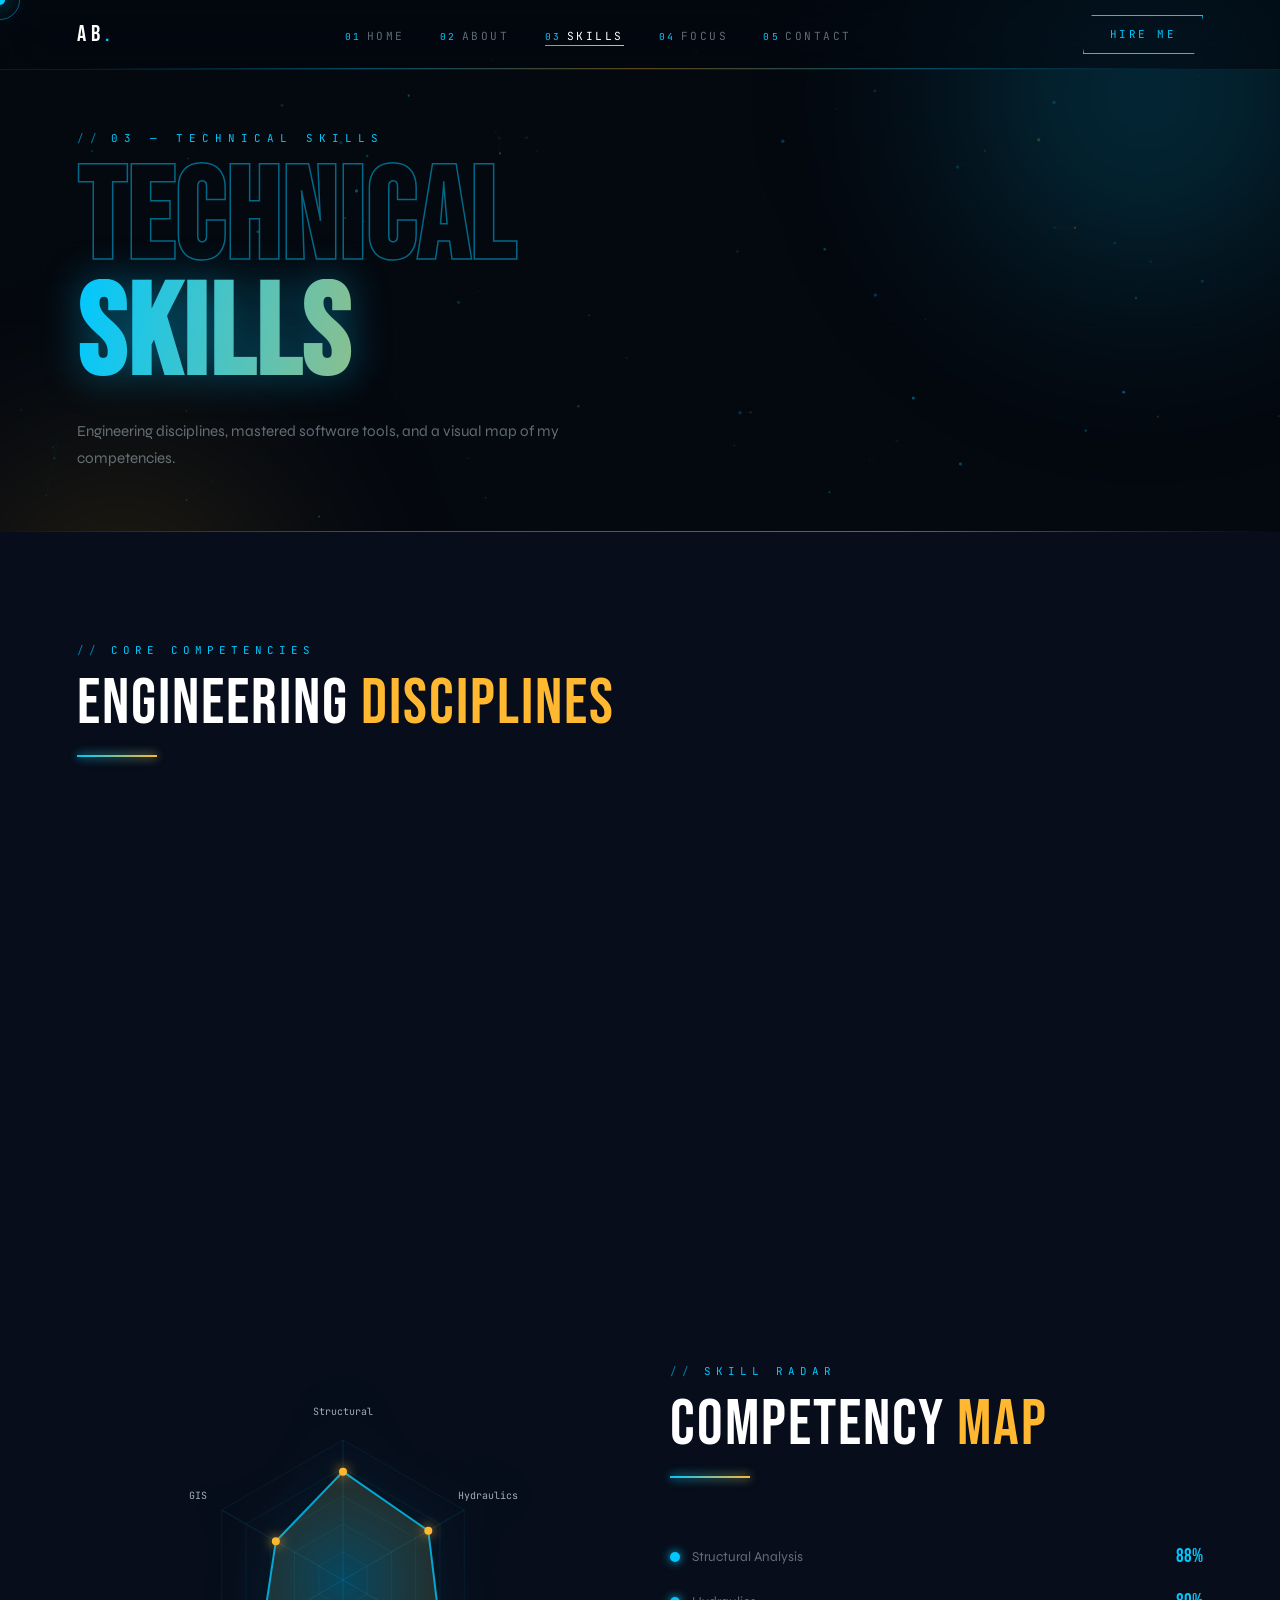
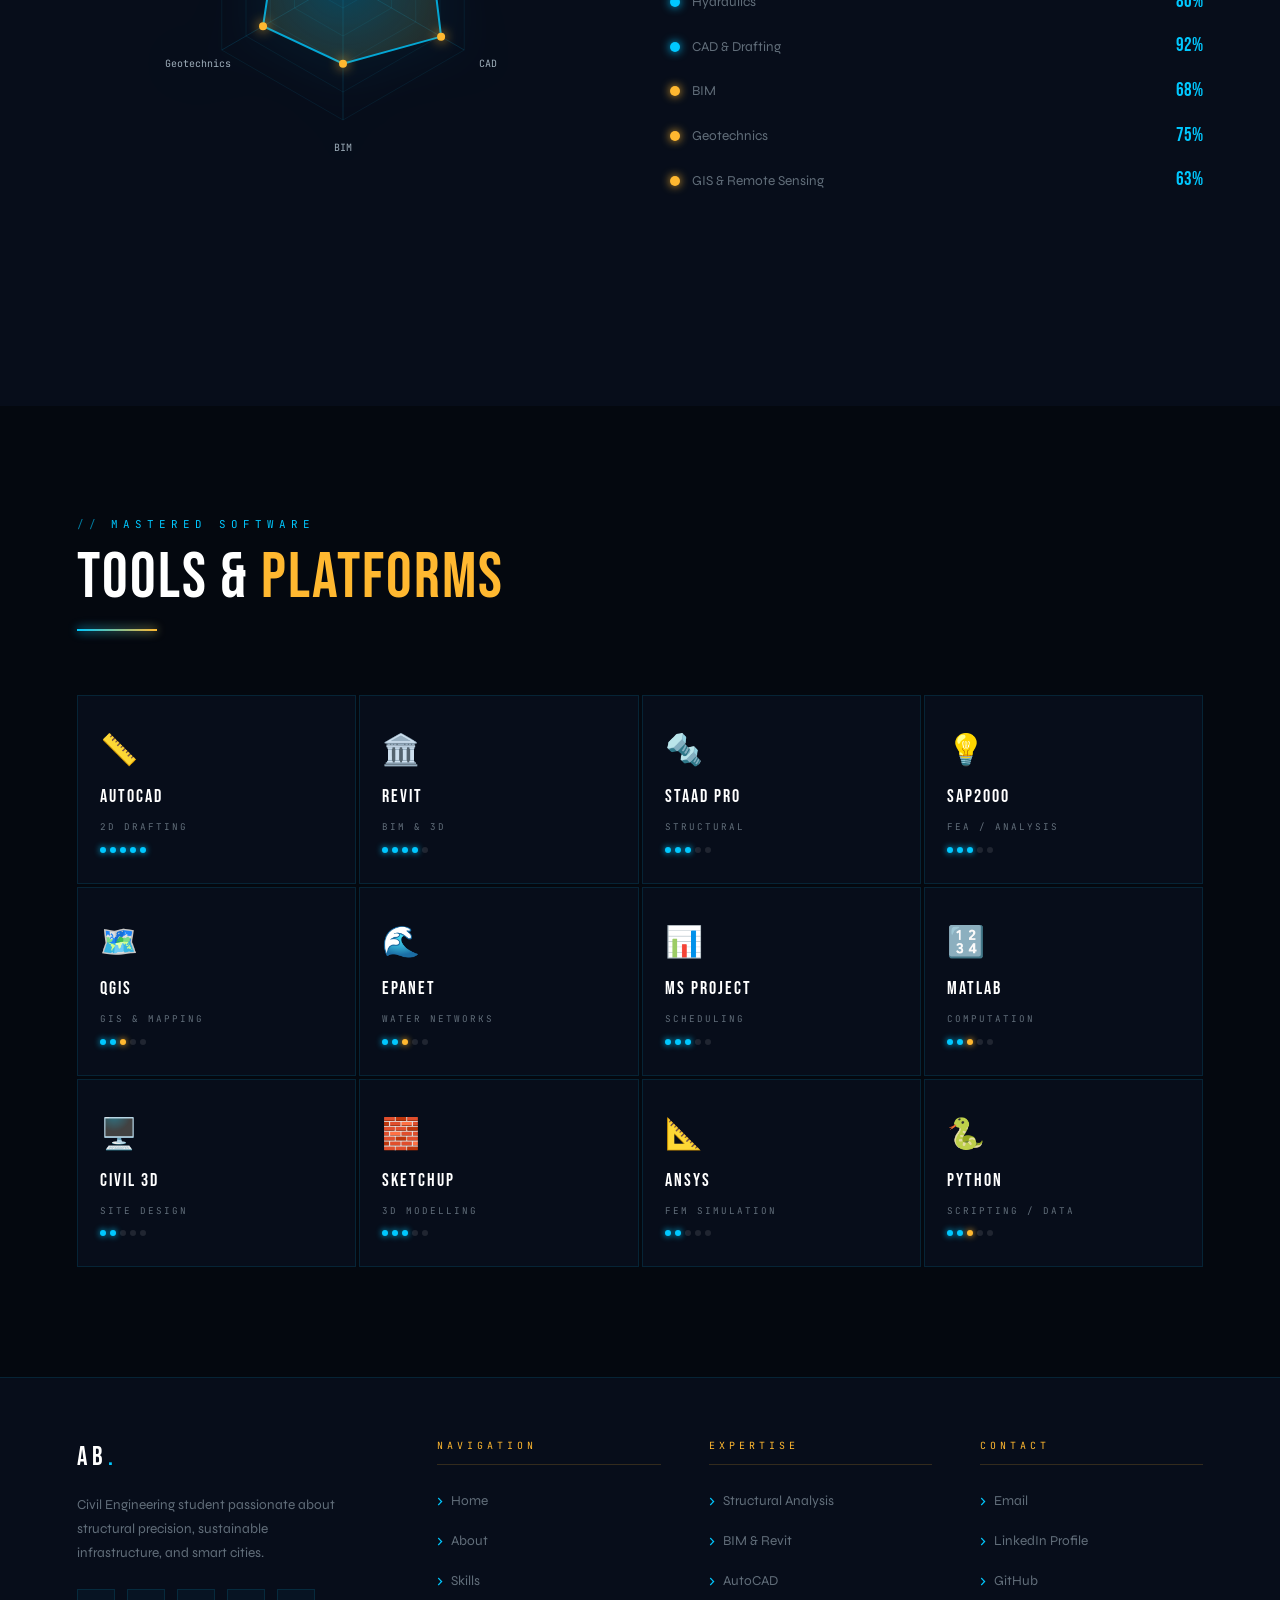
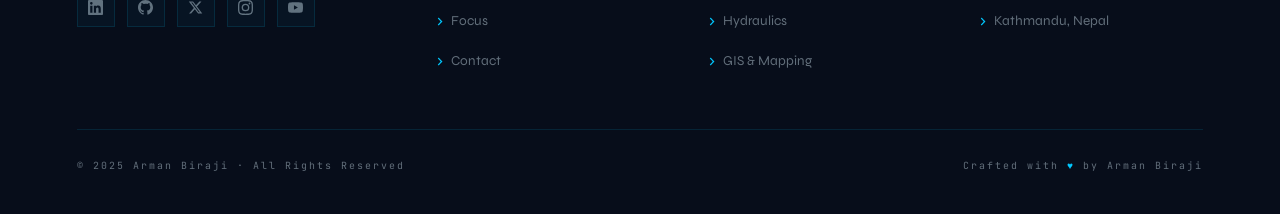
<file: skills.html>
<!DOCTYPE html>
<html lang="en">
<head>
  <meta charset="UTF-8"/>
  <meta name="viewport" content="width=device-width, initial-scale=1.0"/>
  <title>Skills | Arman Biraji — Civil Engineer</title>
  <link rel="icon" type="image/png" sizes="16x16" href="image/favicon-16x16.png">
  <link rel="icon" type="image/png" sizes="32x32" href="image/favicon-32x32.png">
  <link rel="shortcut icon" href="image/favicon-32x32.png">
  <link rel="stylesheet" href="css/global.css"/>
  <style>
    /* SKILLS GRID */
    .skills-main-grid { display:grid;grid-template-columns:1fr 1fr;gap:60px 100px;margin-bottom:100px; }
    .skill-col-title { font-family:'JetBrains Mono',monospace;font-size:0.62rem;letter-spacing:5px;color:var(--gold);text-transform:uppercase;margin-bottom:2.5rem;padding-bottom:10px;border-bottom:1px solid rgba(255,184,48,0.2); }
    .skill-col { opacity:0;transform:translateX(-30px);transition:opacity 0.7s var(--ease-out),transform 0.7s var(--ease-out); }
    .skill-col.visible { opacity:1;transform:translateX(0); }
    .skill-col:nth-child(2) { transform:translateX(30px); }
    .skill-col:nth-child(2).visible { transform:translateX(0); }

    /* RADAR */
    .radar-section { display:grid;grid-template-columns:1fr 1fr;gap:60px;align-items:center;margin-bottom:100px; }
    .radar-wrap { display:flex;justify-content:center;align-items:center; }
    canvas#radar-chart { filter:drop-shadow(0 0 30px rgba(0,200,255,0.35)); }
    .radar-legend { display:flex;flex-direction:column;gap:14px; }
    .rl-item { display:flex;align-items:center;gap:12px;font-size:0.85rem;color:var(--dim);cursor:default;transition:color 0.3s; }
    .rl-item:hover { color:#fff; }
    .rl-color { width:10px;height:10px;border-radius:50%;flex-shrink:0; }
    .rl-color.b { background:var(--blue);box-shadow:0 0 10px var(--blue); }
    .rl-color.g { background:var(--gold);box-shadow:0 0 10px var(--gold); }
    .rl-pct { margin-left:auto;font-family:'Bebas Neue',sans-serif;font-size:1.2rem;color:var(--blue); }

    /* SOFTWARE GRID */
    .sw-grid { display:grid;grid-template-columns:repeat(4,1fr);gap:3px; }

    @media(max-width:1000px){.skills-main-grid,.radar-section{grid-template-columns:1fr}.sw-grid{grid-template-columns:repeat(3,1fr)}}
    @media(max-width:600px){.sw-grid{grid-template-columns:1fr 1fr}}
  </style>
</head>
<body>
  <div id="page-overlay"></div>
  <div id="cursor-dot"></div><div id="cursor-ring"></div>
  <div id="scroll-progress"></div>
  <div class="orb orb-1"></div><div class="orb orb-2"></div>
  <canvas id="bg-canvas"></canvas>

  <nav class="site-nav">
    <a href="index.html" class="nav-logo">AB<span>.</span></a>
    <ul class="nav-links">
      <li><a href="index.html"><span class="nav-num">01</span>Home</a></li>
      <li><a href="about.html"><span class="nav-num">02</span>About</a></li>
      <li><a href="skills.html"><span class="nav-num">03</span>Skills</a></li>
      <li><a href="focus.html"><span class="nav-num">04</span>Focus</a></li>
      <li><a href="contact.html"><span class="nav-num">05</span>Contact</a></li>
    </ul>
    <a href="contact.html" class="nav-cta">HIRE ME</a>
    <button class="nav-hamburger" aria-label="Menu"><span></span><span></span><span></span></button>
  </nav>
  <div class="nav-mobile-drawer">
    <a href="index.html">Home</a><a href="about.html">About</a>
    <a href="skills.html">Skills</a><a href="focus.html">Focus</a><a href="contact.html">Contact</a>
  </div>

  <div class="page-hero">
    <div>
      <div class="ph-eyebrow">03 — Technical Skills</div>
      <h1 class="ph-h1"><span class="outline">TECHNICAL</span><span class="gradient">SKILLS</span></h1>
      <p class="ph-desc">Engineering disciplines, mastered software tools, and a visual map of my competencies.</p>
    </div>
  </div>

  <!-- SKILLS BARS -->
  <section id="structural" class="section-wrap dark">
    <div class="section-head reveal">
      <div class="section-eyebrow">Core Competencies</div>
      <div class="section-title">ENGINEERING <em>DISCIPLINES</em></div>
      <div class="section-rule"></div>
    </div>
    <div class="skills-main-grid">
      <div class="skill-col skills-block">
        <div class="skill-col-title">Structural & Materials</div>
        <div class="skill-bar-wrap"><div class="skill-bar-header"><div class="skill-bar-name"><span class="ico">🏗️</span>Structural Analysis</div><div class="skill-bar-pct">88</div></div><div class="skill-bar-track"><div class="skill-bar-fill" data-pct="88"></div></div></div>
        <div class="skill-bar-wrap"><div class="skill-bar-header"><div class="skill-bar-name"><span class="ico">🏢</span>Concrete & Steel Design</div><div class="skill-bar-pct">82</div></div><div class="skill-bar-track"><div class="skill-bar-fill" data-pct="82"></div></div></div>
        <div class="skill-bar-wrap"><div class="skill-bar-header"><div class="skill-bar-name"><span class="ico">🔩</span>Finite Element Analysis</div><div class="skill-bar-pct">70</div></div><div class="skill-bar-track"><div class="skill-bar-fill" data-pct="70"></div></div></div>
        <div class="skill-bar-wrap"><div class="skill-bar-header"><div class="skill-bar-name"><span class="ico">⚗️</span>Material Testing & Lab</div><div class="skill-bar-pct">78</div></div><div class="skill-bar-track"><div class="skill-bar-fill" data-pct="78"></div></div></div>
        <div class="skill-bar-wrap"><div class="skill-bar-header"><div class="skill-bar-name"><span class="ico">🪨</span>Foundation Engineering</div><div class="skill-bar-pct">72</div></div><div class="skill-bar-track"><div class="skill-bar-fill" data-pct="72"></div></div></div>
      </div>
      <div id="hydraulics" class="skill-col skills-block">
        <div class="skill-col-title">Civil Systems & Digital</div>
        <div class="skill-bar-wrap"><div class="skill-bar-header"><div class="skill-bar-name"><span class="ico">📏</span>Technical Drawing & CAD</div><div class="skill-bar-pct">92</div></div><div class="skill-bar-track"><div class="skill-bar-fill" data-pct="92"></div></div></div>
        <div class="skill-bar-wrap"><div class="skill-bar-header"><div class="skill-bar-name"><span class="ico">💧</span>Hydraulics & Fluid Mech.</div><div class="skill-bar-pct">80</div></div><div class="skill-bar-track"><div class="skill-bar-fill" data-pct="80"></div></div></div>
        <div class="skill-bar-wrap"><div class="skill-bar-header"><div class="skill-bar-name"><span class="ico">🌍</span>Geotechnical Engineering</div><div class="skill-bar-pct">75</div></div><div class="skill-bar-track"><div class="skill-bar-fill" data-pct="75"></div></div></div>
        <div id="gis" class="skill-bar-wrap"><div class="skill-bar-header"><div class="skill-bar-name"><span class="ico">🗺️</span>GIS & Remote Sensing</div><div class="skill-bar-pct">63</div></div><div class="skill-bar-track"><div class="skill-bar-fill" data-pct="63"></div></div></div>
        <div class="skill-bar-wrap"><div class="skill-bar-header"><div class="skill-bar-name"><span class="ico">🏛️</span>BIM Modelling</div><div class="skill-bar-pct">68</div></div><div class="skill-bar-track"><div class="skill-bar-fill" data-pct="68"></div></div></div>
      </div>
    </div>

    <!-- RADAR -->
    <div id="bim" class="radar-section">
      <div class="radar-wrap reveal">
        <canvas id="radar-chart" width="380" height="380"></canvas>
      </div>
      <div class="reveal-right">
        <div class="section-head">
          <div class="section-eyebrow">Skill Radar</div>
          <div class="section-title">COMPETENCY <em>MAP</em></div>
          <div class="section-rule"></div>
        </div>
        <div class="radar-legend">
          <div class="rl-item"><div class="rl-color b"></div>Structural Analysis<div class="rl-pct">88%</div></div>
          <div class="rl-item"><div class="rl-color b"></div>Hydraulics<div class="rl-pct">80%</div></div>
          <div class="rl-item"><div class="rl-color b"></div>CAD & Drafting<div class="rl-pct">92%</div></div>
          <div class="rl-item"><div class="rl-color g"></div>BIM<div class="rl-pct">68%</div></div>
          <div class="rl-item"><div class="rl-color g"></div>Geotechnics<div class="rl-pct">75%</div></div>
          <div class="rl-item"><div class="rl-color g"></div>GIS & Remote Sensing<div class="rl-pct">63%</div></div>
        </div>
      </div>
    </div>
  </section>

  <!-- SOFTWARE GRID -->
  <section id="autocad" class="section-wrap">
    <div class="section-head reveal">
      <div class="section-eyebrow">Mastered Software</div>
      <div class="section-title">TOOLS &amp; <em>PLATFORMS</em></div>
      <div class="section-rule"></div>
    </div>
    <div class="sw-grid">
      <div class="sw-card reveal d1"><div class="sw-emoji">📏</div><div class="sw-name">AutoCAD</div><div class="sw-cat">2D Drafting</div><div class="sw-dots"><span class="sw-dot on"></span><span class="sw-dot on"></span><span class="sw-dot on"></span><span class="sw-dot on"></span><span class="sw-dot on"></span></div></div>
      <div class="sw-card reveal d2"><div class="sw-emoji">🏛️</div><div class="sw-name">Revit</div><div class="sw-cat">BIM & 3D</div><div class="sw-dots"><span class="sw-dot on"></span><span class="sw-dot on"></span><span class="sw-dot on"></span><span class="sw-dot on"></span><span class="sw-dot"></span></div></div>
      <div class="sw-card reveal d3"><div class="sw-emoji">🔩</div><div class="sw-name">STAAD Pro</div><div class="sw-cat">Structural</div><div class="sw-dots"><span class="sw-dot on"></span><span class="sw-dot on"></span><span class="sw-dot on"></span><span class="sw-dot"></span><span class="sw-dot"></span></div></div>
      <div class="sw-card reveal d4"><div class="sw-emoji">💡</div><div class="sw-name">SAP2000</div><div class="sw-cat">FEA / Analysis</div><div class="sw-dots"><span class="sw-dot on"></span><span class="sw-dot on"></span><span class="sw-dot on"></span><span class="sw-dot"></span><span class="sw-dot"></span></div></div>
      <div class="sw-card reveal d1"><div class="sw-emoji">🗺️</div><div class="sw-name">QGIS</div><div class="sw-cat">GIS & Mapping</div><div class="sw-dots"><span class="sw-dot on"></span><span class="sw-dot on"></span><span class="sw-dot on gold"></span><span class="sw-dot"></span><span class="sw-dot"></span></div></div>
      <div class="sw-card reveal d2"><div class="sw-emoji">🌊</div><div class="sw-name">EPANET</div><div class="sw-cat">Water Networks</div><div class="sw-dots"><span class="sw-dot on"></span><span class="sw-dot on"></span><span class="sw-dot on gold"></span><span class="sw-dot"></span><span class="sw-dot"></span></div></div>
      <div class="sw-card reveal d3"><div class="sw-emoji">📊</div><div class="sw-name">MS Project</div><div class="sw-cat">Scheduling</div><div class="sw-dots"><span class="sw-dot on"></span><span class="sw-dot on"></span><span class="sw-dot on"></span><span class="sw-dot"></span><span class="sw-dot"></span></div></div>
      <div class="sw-card reveal d4"><div class="sw-emoji">🔢</div><div class="sw-name">MATLAB</div><div class="sw-cat">Computation</div><div class="sw-dots"><span class="sw-dot on"></span><span class="sw-dot on"></span><span class="sw-dot on gold"></span><span class="sw-dot"></span><span class="sw-dot"></span></div></div>
      <div class="sw-card reveal d1"><div class="sw-emoji">🖥️</div><div class="sw-name">Civil 3D</div><div class="sw-cat">Site Design</div><div class="sw-dots"><span class="sw-dot on"></span><span class="sw-dot on"></span><span class="sw-dot"></span><span class="sw-dot"></span><span class="sw-dot"></span></div></div>
      <div class="sw-card reveal d2"><div class="sw-emoji">🧱</div><div class="sw-name">SketchUp</div><div class="sw-cat">3D Modelling</div><div class="sw-dots"><span class="sw-dot on"></span><span class="sw-dot on"></span><span class="sw-dot on"></span><span class="sw-dot"></span><span class="sw-dot"></span></div></div>
      <div class="sw-card reveal d3"><div class="sw-emoji">📐</div><div class="sw-name">ANSYS</div><div class="sw-cat">FEM Simulation</div><div class="sw-dots"><span class="sw-dot on"></span><span class="sw-dot on"></span><span class="sw-dot"></span><span class="sw-dot"></span><span class="sw-dot"></span></div></div>
      <div class="sw-card reveal d4"><div class="sw-emoji">🐍</div><div class="sw-name">Python</div><div class="sw-cat">Scripting / Data</div><div class="sw-dots"><span class="sw-dot on"></span><span class="sw-dot on"></span><span class="sw-dot on gold"></span><span class="sw-dot"></span><span class="sw-dot"></span></div></div>
    </div>
  </section>

  <footer class="site-footer">
    <div class="footer-top">
      <div class="footer-brand">
        <div class="fb-logo">AB<span>.</span></div>
        <p>Civil Engineering student passionate about structural precision, sustainable infrastructure, and smart cities.</p>
                <div class="footer-social" style="margin-top:1.5rem">
          <a href="https://linkedin.com/in/alexcarter" target="_blank" rel="noopener" title="LinkedIn" aria-label="LinkedIn">
            <svg width="15" height="15" viewBox="0 0 24 24" fill="currentColor"><path d="M20.447 20.452h-3.554v-5.569c0-1.328-.027-3.037-1.852-3.037-1.853 0-2.136 1.445-2.136 2.939v5.667H9.351V9h3.414v1.561h.046c.477-.9 1.637-1.85 3.37-1.85 3.601 0 4.267 2.37 4.267 5.455v6.286zM5.337 7.433a2.062 2.062 0 01-2.063-2.065 2.064 2.064 0 112.063 2.065zm1.782 13.019H3.555V9h3.564v11.452zM22.225 0H1.771C.792 0 0 .774 0 1.729v20.542C0 23.227.792 24 1.771 24h20.451C23.2 24 24 23.227 24 22.271V1.729C24 .774 23.2 0 22.222 0h.003z"/></svg>
          </a>
          <a href="https://github.com/kirigami2180" target="_blank" rel="noopener" title="GitHub" aria-label="GitHub">
            <svg width="15" height="15" viewBox="0 0 24 24" fill="currentColor"><path d="M12 0C5.374 0 0 5.373 0 12c0 5.302 3.438 9.8 8.207 11.387.599.111.793-.261.793-.577v-2.234c-3.338.726-4.033-1.416-4.033-1.416-.546-1.387-1.333-1.756-1.333-1.756-1.089-.745.083-.729.083-.729 1.205.084 1.839 1.237 1.839 1.237 1.07 1.834 2.807 1.304 3.492.997.107-.775.418-1.305.762-1.604-2.665-.305-5.467-1.334-5.467-5.931 0-1.311.469-2.381 1.236-3.221-.124-.303-.535-1.524.117-3.176 0 0 1.008-.322 3.301 1.23A11.509 11.509 0 0112 5.803c1.02.005 2.047.138 3.006.404 2.291-1.552 3.297-1.23 3.297-1.23.653 1.653.242 2.874.118 3.176.77.84 1.235 1.911 1.235 3.221 0 4.609-2.807 5.624-5.479 5.921.43.372.823 1.102.823 2.222v3.293c0 .319.192.694.801.576C20.566 21.797 24 17.3 24 12c0-6.627-5.373-12-12-12z"/></svg>
          </a>
          <a href="https://twitter.com/iamkirigami" target="_blank" rel="noopener" title="Twitter / X" aria-label="Twitter">
            <svg width="15" height="15" viewBox="0 0 24 24" fill="currentColor"><path d="M18.244 2.25h3.308l-7.227 8.26 8.502 11.24H16.17l-5.214-6.817L4.99 21.75H1.68l7.73-8.835L1.254 2.25H8.08l4.713 6.231zm-1.161 17.52h1.833L7.084 4.126H5.117z"/></svg>
          </a>
          <a href="https://instagram.com/iamkirigami" target="_blank" rel="noopener" title="Instagram" aria-label="Instagram">
            <svg width="15" height="15" viewBox="0 0 24 24" fill="currentColor"><path d="M12 2.163c3.204 0 3.584.012 4.85.07 3.252.148 4.771 1.691 4.919 4.919.058 1.265.069 1.645.069 4.849 0 3.205-.012 3.584-.069 4.849-.149 3.225-1.664 4.771-4.919 4.919-1.266.058-1.644.07-4.85.07-3.204 0-3.584-.012-4.849-.07-3.26-.149-4.771-1.699-4.919-4.92-.058-1.265-.07-1.644-.07-4.849 0-3.204.013-3.583.07-4.849.149-3.227 1.664-4.771 4.919-4.919 1.266-.057 1.645-.069 4.849-.069zM12 0C8.741 0 8.333.014 7.053.072 2.695.272.273 2.69.073 7.052.014 8.333 0 8.741 0 12c0 3.259.014 3.668.072 4.948.2 4.358 2.618 6.78 6.98 6.98C8.333 23.986 8.741 24 12 24c3.259 0 3.668-.014 4.948-.072 4.354-.2 6.782-2.618 6.979-6.98.059-1.28.073-1.689.073-4.948 0-3.259-.014-3.667-.072-4.947-.196-4.354-2.617-6.78-6.979-6.98C15.668.014 15.259 0 12 0zm0 5.838a6.162 6.162 0 100 12.324 6.162 6.162 0 000-12.324zM12 16a4 4 0 110-8 4 4 0 010 8zm6.406-11.845a1.44 1.44 0 100 2.881 1.44 1.44 0 000-2.881z"/></svg>
          </a>
          <a href="https://youtube.com/@kirigami2180" target="_blank" rel="noopener" title="YouTube" aria-label="YouTube">
            <svg width="15" height="15" viewBox="0 0 24 24" fill="currentColor"><path d="M23.498 6.186a3.016 3.016 0 00-2.122-2.136C19.505 3.545 12 3.545 12 3.545s-7.505 0-9.377.505A3.017 3.017 0 00.502 6.186C0 8.07 0 12 0 12s0 3.93.502 5.814a3.016 3.016 0 002.122 2.136c1.871.505 9.376.505 9.376.505s7.505 0 9.377-.505a3.015 3.015 0 002.122-2.136C24 15.93 24 12 24 12s0-3.93-.502-5.814zM9.545 15.568V8.432L15.818 12l-6.273 3.568z"/></svg>
          </a>
        </div>
      </div>
      <div class="footer-col"><div class="footer-col-title">Navigation</div><ul><li><a href="index.html">Home</a></li><li><a href="about.html">About</a></li><li><a href="skills.html">Skills</a></li><li><a href="focus.html">Focus</a></li><li><a href="contact.html">Contact</a></li></ul></div>
            <div class="footer-col">
        <div class="footer-col-title">Expertise</div>
        <ul>
          <li><a href="skills.html#structural">Structural Analysis</a></li>
          <li><a href="skills.html#bim">BIM &amp; Revit</a></li>
          <li><a href="skills.html#autocad">AutoCAD</a></li>
          <li><a href="skills.html#hydraulics">Hydraulics</a></li>
          <li><a href="skills.html#gis">GIS &amp; Mapping</a></li>
        </ul>
      </div>
            <div class="footer-col">
        <div class="footer-col-title">Contact</div>
        <ul>
          <li><a href="mailto:armanbiraji@gmail.com">Email</a></li>
          <li><a href="https://linkedin.com/in/alexcarter" target="_blank">LinkedIn Profile</a></li>
          <li><a href="https://github.com/kirigami2180" target="_blank">GitHub</a></li>
          <li><a href="contact.html">Kathmandu, Nepal</a></li>
        </ul>
      </div>
    </div>
    <div class="footer-bottom">
      <div class="footer-copy">© 2025 Arman Biraji · All Rights Reserved</div>
      <div class="footer-made">Crafted with <span>♥</span> by Arman Biraji</div>
    </div>
  </footer>


  <script src="js/main.js"></script>
  <script>
    // Trigger radar when visible
    const radarObs = new IntersectionObserver(entries => {
      entries.forEach(e => {
        if (e.isIntersecting) {
          drawRadarChart('radar-chart',
            ['Structural','Hydraulics','CAD','BIM','Geotechnics','GIS'],
            [0.88, 0.80, 0.92, 0.68, 0.75, 0.63]
          );
          radarObs.disconnect();
        }
      });
    }, { threshold: 0.3 });
    radarObs.observe(document.getElementById('radar-chart'));
  </script>
</body>
</html>
</file>
<file: css/global.css>
/* ============================================================
   GLOBAL.CSS — Shared styles for all pages
   Civil Engineering Portfolio · Alex Carter
   ============================================================ */

/* ── GOOGLE FONTS ── */
@import url('https://fonts.googleapis.com/css2?family=Bebas+Neue&family=Syne:wght@400;500;600;700;800&family=JetBrains+Mono:wght@300;400;500;600&display=swap');

/* ── CSS VARIABLES ── */
:root {
  --blue:        #00c8ff;
  --blue-dim:    rgba(0, 200, 255, 0.4);
  --blue-faint:  rgba(0, 200, 255, 0.08);
  --gold:        #ffb830;
  --gold-dim:    rgba(255, 184, 48, 0.4);
  --gold-faint:  rgba(255, 184, 48, 0.06);
  --red:         #ff3d5a;
  --bg:          #04080f;
  --bg2:         #070d1a;
  --bg3:         #0b1221;
  --glass:       rgba(0, 200, 255, 0.04);
  --border:      rgba(0, 200, 255, 0.12);
  --border-gold: rgba(255, 184, 48, 0.18);
  --text:        #d0e4f0;
  --dim:         rgba(208, 228, 240, 0.45);
  --dim2:        rgba(208, 228, 240, 0.25);
  --nav-h:       70px;
  --ease-out:    cubic-bezier(0.16, 1, 0.3, 1);
  --ease-in-out: cubic-bezier(0.77, 0, 0.175, 1);
}

/* ── RESET ── */
*, *::before, *::after {
  margin: 0;
  padding: 0;
  box-sizing: border-box;
}

html {
  scroll-behavior: smooth;
  font-size: 16px;
}

body {
  background: var(--bg);
  color: var(--text);
  font-family: 'Syne', sans-serif;
  font-weight: 400;
  overflow-x: hidden;
  cursor: none;
  line-height: 1.6;
}

img, svg { display: block; max-width: 100%; }
a { text-decoration: none; color: inherit; }
button { font-family: inherit; }
ul { list-style: none; }

/* ── CUSTOM CURSOR ── */
#cursor-dot {
  position: fixed;
  width: 10px;
  height: 10px;
  background: var(--blue);
  border-radius: 50%;
  pointer-events: none;
  z-index: 9990;
  transform: translate(-50%, -50%);
  box-shadow: 0 0 20px var(--blue), 0 0 40px var(--blue-dim);
  transition: width 0.2s var(--ease-out), height 0.2s var(--ease-out),
              background 0.2s, transform 0.1s;
  mix-blend-mode: screen;
}
#cursor-ring {
  position: fixed;
  width: 40px;
  height: 40px;
  border: 1px solid rgba(0, 200, 255, 0.45);
  border-radius: 50%;
  pointer-events: none;
  z-index: 9989;
  transform: translate(-50%, -50%);
  transition: width 0.25s var(--ease-out), height 0.25s var(--ease-out),
              border-color 0.25s, transform 0.15s ease-out;
}
body.cursor-hover #cursor-dot  { width: 5px; height: 5px; }
body.cursor-hover #cursor-ring {
  width: 58px; height: 58px;
  border-color: var(--gold-dim);
}

/* ── PAGE TRANSITION OVERLAY ── */
#page-overlay {
  position: fixed;
  inset: 0;
  background: var(--bg);
  z-index: 9999;
  pointer-events: none;
  transform: scaleX(1);
  transform-origin: left center;
  transition: transform 0.62s var(--ease-in-out);
}
#page-overlay.out {
  transform: scaleX(0);
  transform-origin: right center;
}
#page-overlay.in {
  transform: scaleX(1);
  transform-origin: left center;
}

/* ── BACKGROUND CANVAS ── */
#bg-canvas {
  position: fixed;
  inset: 0;
  z-index: 0;
  pointer-events: none;
  opacity: 1;
}

/* ── SCROLL PROGRESS ── */
#scroll-progress {
  position: fixed;
  top: var(--nav-h);
  left: 0;
  height: 2px;
  width: 0%;
  background: linear-gradient(90deg, var(--blue), var(--gold));
  z-index: 101;
  box-shadow: 0 0 10px var(--blue-dim);
  transition: width 0.1s linear;
}

/* ============================================================
   NAVIGATION
   ============================================================ */
.site-nav {
  position: fixed;
  top: 0; left: 0; right: 0;
  z-index: 100;
  height: var(--nav-h);
  display: flex;
  align-items: center;
  justify-content: space-between;
  padding: 0 6%;
  background: rgba(4, 8, 15, 0.65);
  backdrop-filter: blur(28px) saturate(160%);
  -webkit-backdrop-filter: blur(28px) saturate(160%);
  border-bottom: 1px solid var(--border);
  transition: background 0.4s;
}
.site-nav.scrolled {
  background: rgba(4, 8, 15, 0.92);
}
.site-nav::after {
  content: '';
  position: absolute;
  bottom: 0; left: 6%; right: 6%;
  height: 1px;
  background: linear-gradient(90deg, transparent, var(--blue), var(--gold), var(--blue), transparent);
  opacity: 0.35;
}

/* Logo */
.nav-logo {
  font-family: 'Bebas Neue', sans-serif;
  font-size: 1.45rem;
  letter-spacing: 5px;
  color: #fff;
  cursor: none;
  position: relative;
  transition: opacity 0.3s;
}
.nav-logo span    { color: var(--blue); }
.nav-logo em      { color: var(--gold); font-style: normal; }
.nav-logo:hover   { opacity: 0.85; }

/* Links */
.nav-links {
  display: flex;
  gap: 2.2rem;
  align-items: center;
}
.nav-links a {
  font-family: 'JetBrains Mono', monospace;
  font-size: 0.7rem;
  letter-spacing: 2.5px;
  text-transform: uppercase;
  color: var(--dim);
  cursor: none;
  position: relative;
  padding-bottom: 3px;
  transition: color 0.3s;
}
.nav-links a .nav-num {
  color: var(--blue);
  margin-right: 5px;
  font-size: 0.6rem;
}
.nav-links a::after {
  content: '';
  position: absolute;
  bottom: 0; left: 0;
  width: 0; height: 1px;
  background: linear-gradient(90deg, var(--blue), var(--gold));
  transition: width 0.35s var(--ease-out);
}
.nav-links a:hover,
.nav-links a.active { color: #fff; }
.nav-links a:hover::after,
.nav-links a.active::after { width: 100%; }

/* CTA button */
.nav-cta {
  font-family: 'JetBrains Mono', monospace;
  font-size: 0.68rem;
  letter-spacing: 2.5px;
  text-transform: uppercase;
  padding: 10px 26px;
  border: 1px solid var(--blue);
  color: var(--blue);
  background: transparent;
  cursor: none;
  clip-path: polygon(9px 0%, 100% 0%, calc(100% - 9px) 100%, 0% 100%);
  transition: background 0.3s, box-shadow 0.3s, color 0.3s;
  position: relative;
  overflow: hidden;
}
.nav-cta::before {
  content: '';
  position: absolute;
  inset: 0;
  background: var(--blue);
  transform: scaleX(0);
  transform-origin: left;
  transition: transform 0.35s var(--ease-out);
  z-index: -1;
}
.nav-cta:hover { color: #000; box-shadow: 0 0 28px var(--blue-dim); }
.nav-cta:hover::before { transform: scaleX(1); }

/* Mobile hamburger */
/* 1. The Container (The Background Box) */
.nav-hamburger {
  display: none; /* Hidden on desktop */
  flex-direction: column;
  gap: 5px;
  cursor: none;

  background: transparent;     /* Semi-transparent blue background */
  border: none; /* Soft blue border */
  padding: 10px;                     /* Space around the lines */
  border-radius: 4px;                /* Slightly rounded corners */
  transition: all 0.3s var(--ease-out); /* Smooth hover */
}

.nav-hamburger span {
  width: 24px; 
  height: 2px;
  background: var(--blue); /* Set lines to solid blue */
  transition: all 0.3s;
  display: block;
}

.nav-hamburger:hover {
	transform: scale(1.1);
}
.nav-hamburger.open span:nth-child(1) { transform: translateY(6.5px) rotate(45deg); }
.nav-hamburger.open span:nth-child(2) { opacity: 0; }
.nav-hamburger.open span:nth-child(3) { transform: translateY(-6.5px) rotate(-45deg); }

/* Mobile nav drawer */
.nav-mobile-drawer {
  display: none;
  position: fixed;
  top: var(--nav-h); left: 0; right: 0;
  background: rgba(4, 8, 15, 0.97);
  backdrop-filter: blur(20px);
  border-bottom: 1px solid var(--border);
  z-index: 99;
  padding: 2rem 6%;
  flex-direction: column;
  gap: 1.5rem;
  transform: translateY(-110%);
  transition: transform 0.4s var(--ease-out);
}
.nav-mobile-drawer.open { transform: translateY(0); }
.nav-mobile-drawer a {
  font-family: 'JetBrains Mono', monospace;
  font-size: 0.85rem;
  letter-spacing: 3px;
  text-transform: uppercase;
  color: var(--dim);
  cursor: none;
  transition: color 0.3s;
}
.nav-mobile-drawer a:hover,
.nav-mobile-drawer a.active { color: var(--blue); }

/* ============================================================
   PAGE HERO — Shared across all inner pages
   ============================================================ */
.page-hero {
  min-height: 52vh;
  display: flex;
  align-items: flex-end;
  padding: calc(var(--nav-h) + 60px) 6% 60px;
  position: relative;
  z-index: 1;
  overflow: hidden;
}
.page-hero::before {
  content: '';
  position: absolute;
  bottom: 0; left: 0; right: 0;
  height: 1px;
  background: linear-gradient(90deg, transparent 0%, var(--blue) 30%, var(--gold) 70%, transparent 100%);
  opacity: 0.5;
}
.ph-eyebrow {
  font-family: 'JetBrains Mono', monospace;
  font-size: 0.68rem;
  letter-spacing: 6px;
  color: var(--blue);
  text-transform: uppercase;
  margin-bottom: 1rem;
  opacity: 0;
  animation: slideUpFade 0.6s 0.35s var(--ease-out) forwards;
}
.ph-eyebrow::before {
  content: '//';
  margin-right: 8px;
  opacity: 0.6;
}
.ph-h1 {
  font-family: 'Bebas Neue', sans-serif;
  font-size: clamp(4.5rem, 10vw, 9rem);
  line-height: 0.9;
  letter-spacing: 2px;
  color: #fff;
  opacity: 0;
  animation: slideUpFade 0.8s 0.5s var(--ease-out) forwards;
}
.ph-h1 .outline {
  display: block;
  -webkit-text-stroke: 1.5px rgba(0, 200, 255, 0.5);
  color: transparent;
}
.ph-h1 .gradient {
  display: block;
  background: linear-gradient(100deg, var(--blue) 0%, var(--gold) 100%);
  -webkit-background-clip: text;
  -webkit-text-fill-color: transparent;
  background-clip: text;
  filter: drop-shadow(0 0 20px rgba(0, 200, 255, 0.4));
}
.ph-desc {
  font-size: 0.95rem;
  color: var(--dim);
  max-width: 520px;
  line-height: 1.8;
  margin-top: 1.5rem;
  opacity: 0;
  animation: slideUpFade 0.8s 0.7s var(--ease-out) forwards;
}

/* ============================================================
   SECTION UTILITIES
   ============================================================ */
.section-wrap {
  padding: 110px 6%;
  position: relative;
  z-index: 1;
}
.section-wrap.dark  { background: var(--bg2); }
.section-wrap.dark2 { background: var(--bg3); }

.section-head { margin-bottom: 64px; }
.section-eyebrow {
  font-family: 'JetBrains Mono', monospace;
  font-size: 0.68rem;
  letter-spacing: 5px;
  text-transform: uppercase;
  color: var(--blue);
  margin-bottom: 0.75rem;
  display: flex;
  align-items: center;
  gap: 10px;
}
.section-eyebrow::before { content: '//'; opacity: 0.6; }
.section-title {
  font-family: 'Bebas Neue', sans-serif;
  font-size: clamp(2.4rem, 5vw, 4rem);
  color: #fff;
  letter-spacing: 2px;
  line-height: 1;
}
.section-title em {
  color: var(--gold);
  font-style: normal;
}
.section-title .blue { color: var(--blue); }
.section-rule {
  width: 80px;
  height: 2px;
  background: linear-gradient(90deg, var(--blue), var(--gold));
  margin-top: 1.2rem;
  box-shadow: 0 0 12px var(--blue-dim);
  position: relative;
}
.section-rule::after {
  content: '';
  position: absolute;
  inset: 0;
  background: inherit;
  filter: blur(5px);
}

/* ── MARQUEE BAND ── */
.marquee-band {
  position: relative;
  z-index: 1;
  overflow: hidden;
  border-top: 1px solid var(--border);
  border-bottom: 1px solid var(--border);
  background: rgba(0, 200, 255, 0.02);
  padding: 0;
}
.marquee-inner {
  display: flex;
  white-space: nowrap;
  animation: marqueeScroll 28s linear infinite;
}
.marquee-item {
  font-family: 'Bebas Neue', sans-serif;
  font-size: 0.95rem;
  letter-spacing: 4px;
  padding: 13px 44px;
  color: var(--dim);
  border-right: 1px solid var(--border);
  flex-shrink: 0;
}
.marquee-item .dot { color: var(--blue); margin-right: 10px; }

/* ============================================================
   BUTTONS
   ============================================================ */
.btn {
  display: inline-flex;
  align-items: center;
  gap: 8px;
  font-family: 'JetBrains Mono', monospace;
  font-size: 0.74rem;
  letter-spacing: 2.5px;
  text-transform: uppercase;
  cursor: none;
  transition: all 0.35s var(--ease-out);
  position: relative;
  overflow: hidden;
}
.btn-primary {
  padding: 15px 42px;
  background: linear-gradient(135deg, var(--blue) 0%, #0080cc 100%);
  color: #fff;
  clip-path: polygon(10px 0%, 100% 0%, calc(100% - 10px) 100%, 0% 100%);
}
.btn-primary::before {
  content: '';
  position: absolute;
  inset: 0;
  background: linear-gradient(135deg, rgba(255,255,255,0.25), transparent);
  transform: translateX(-100%);
  transition: transform 0.45s var(--ease-out);
}
.btn-primary:hover { box-shadow: 0 0 44px rgba(0, 200, 255, 0.55); }
.btn-primary:hover::before { transform: translateX(100%); }

.btn-outline {
  padding: 14px 40px;
  background: transparent;
  color: var(--gold);
  border: 1px solid var(--gold-dim);
  clip-path: polygon(10px 0%, 100% 0%, calc(100% - 10px) 100%, 0% 100%);
}
.btn-outline:hover {
  background: var(--gold-faint);
  border-color: var(--gold);
  box-shadow: 0 0 32px var(--gold-dim);
  color: var(--gold);
}

.btn-ghost {
  padding: 14px 40px;
  background: transparent;
  color: var(--blue);
  border: 1px solid var(--border);
  clip-path: polygon(10px 0%, 100% 0%, calc(100% - 10px) 100%, 0% 100%);
}
.btn-ghost:hover {
  background: var(--blue-faint);
  border-color: var(--blue);
  box-shadow: 0 0 28px var(--blue-dim);
}

/* ============================================================
   CARDS — Shared card styles
   ============================================================ */
.card {
  background: var(--glass);
  border: 1px solid var(--border);
  position: relative;
  overflow: hidden;
  transition: all 0.4s var(--ease-out);
}
.card:hover {
  background: rgba(0, 200, 255, 0.06);
  border-color: rgba(0, 200, 255, 0.32);
  transform: translateY(-5px);
  box-shadow: 0 20px 60px rgba(0, 0, 0, 0.4), 0 0 32px rgba(0, 200, 255, 0.1);
}
.card::before {
  content: '';
  position: absolute;
  top: 0; left: 0; right: 0;
  height: 2px;
  background: linear-gradient(90deg, var(--blue), var(--gold));
  transform: scaleX(0);
  transform-origin: left;
  transition: transform 0.45s var(--ease-out);
}
.card:hover::before { transform: scaleX(1); }

.card-glow {
  position: absolute;
  inset: 0;
  background: radial-gradient(circle at 0% 0%, rgba(0,200,255,0.07), transparent 55%);
  opacity: 0;
  transition: opacity 0.4s;
  pointer-events: none;
}
.card:hover .card-glow { opacity: 1; }

/* ── DATA TAG ── */
.data-tag {
  background: rgba(4, 8, 15, 0.85);
  border: 1px solid var(--border);
  backdrop-filter: blur(12px);
  padding: 18px 22px;
  position: relative;
}
.data-tag::before {
  content: '';
  position: absolute;
  top: 0; left: 0;
  width: 3px; height: 100%;
  background: linear-gradient(180deg, var(--blue), var(--gold));
}
.dt-label {
  font-family: 'JetBrains Mono', monospace;
  font-size: 0.58rem;
  letter-spacing: 4px;
  color: var(--blue);
  text-transform: uppercase;
  margin-bottom: 4px;
}
.dt-value {
  font-family: 'Bebas Neue', sans-serif;
  font-size: 2.2rem;
  color: #fff;
  line-height: 1;
}
.dt-unit {
  font-family: 'JetBrains Mono', monospace;
  font-size: 0.58rem;
  color: var(--dim);
  letter-spacing: 2px;
  margin-top: 2px;
}

/* ── BADGE / PILL ── */
.badge {
  display: inline-block;
  font-family: 'JetBrains Mono', monospace;
  font-size: 0.62rem;
  letter-spacing: 2px;
  text-transform: uppercase;
  padding: 6px 16px;
  border: 1px solid var(--border);
  color: var(--dim);
  background: var(--glass);
  transition: all 0.3s;
  cursor: default;
  position: relative;
  overflow: hidden;
}
.badge::before {
  content: '';
  position: absolute;
  inset: 0;
  background: linear-gradient(135deg, rgba(0,200,255,0.12), transparent);
  transform: translateX(-100%);
  transition: transform 0.4s var(--ease-out);
}
.badge:hover { color: var(--blue); border-color: rgba(0,200,255,0.38); }
.badge:hover::before { transform: translateX(0); }

.pill {
  display: inline-block;
  font-family: 'JetBrains Mono', monospace;
  font-size: 0.6rem;
  letter-spacing: 1px;
  text-transform: uppercase;
  padding: 4px 13px;
  background: rgba(0, 200, 255, 0.08);
  border: 1px solid rgba(0, 200, 255, 0.2);
  color: var(--blue);
}
.pill.gold {
  background: rgba(255, 184, 48, 0.08);
  border-color: rgba(255, 184, 48, 0.2);
  color: var(--gold);
}

/* ============================================================
   SCROLL REVEAL
   ============================================================ */
.reveal {
  opacity: 0;
  transform: translateY(48px);
  transition: opacity 0.85s var(--ease-out), transform 0.85s var(--ease-out);
}
.reveal.visible {
  opacity: 1;
  transform: translateY(0);
}
.reveal-left {
  opacity: 0;
  transform: translateX(-48px);
  transition: opacity 0.85s var(--ease-out), transform 0.85s var(--ease-out);
}
.reveal-left.visible {
  opacity: 1;
  transform: translateX(0);
}
.reveal-right {
  opacity: 0;
  transform: translateX(48px);
  transition: opacity 0.85s var(--ease-out), transform 0.85s var(--ease-out);
}
.reveal-right.visible {
  opacity: 1;
  transform: translateX(0);
}
/* stagger delays */
.d1 { transition-delay: 0.05s; }
.d2 { transition-delay: 0.12s; }
.d3 { transition-delay: 0.19s; }
.d4 { transition-delay: 0.26s; }
.d5 { transition-delay: 0.33s; }
.d6 { transition-delay: 0.40s; }

/* ============================================================
   FOOTER
   ============================================================ */
.site-footer {
  position: relative;
  z-index: 1;
  background: var(--bg2);
  border-top: 1px solid var(--border);
  padding: 60px 6% 40px;
}
.footer-top {
  display: grid;
  grid-template-columns: 1.4fr 1fr 1fr 1fr;
  gap: 48px;
  margin-bottom: 56px;
}
.footer-brand .fb-logo {
  font-family: 'Bebas Neue', sans-serif;
  font-size: 1.6rem;
  letter-spacing: 5px;
  color: #fff;
  margin-bottom: 14px;
}
.footer-brand .fb-logo span { color: var(--blue); }
.footer-brand p {
  font-size: 0.85rem;
  color: var(--dim);
  line-height: 1.75;
  max-width: 260px;
}
.footer-col-title {
  font-family: 'JetBrains Mono', monospace;
  font-size: 0.62rem;
  letter-spacing: 4px;
  text-transform: uppercase;
  color: var(--gold);
  margin-bottom: 1.4rem;
  padding-bottom: 10px;
  border-bottom: 1px solid var(--border-gold);
}
.footer-col ul { display: flex; flex-direction: column; gap: 0.9rem; }
.footer-col a {
  font-size: 0.85rem;
  color: var(--dim);
  cursor: none;
  transition: color 0.3s;
  display: flex;
  align-items: center;
  gap: 8px;
}
.footer-col a::before { content: '›'; color: var(--blue); font-size: 1rem; }
.footer-col a:hover { color: var(--blue); }
.footer-social {
  display: flex;
  gap: 12px;
  margin-top: 4px;
}
.footer-social a {
  width: 38px; height: 38px;
  border: 1px solid var(--border);
  display: flex; align-items: center; justify-content: center;
  font-size: 1rem;
  color: var(--dim);
  cursor: none;
  transition: all 0.3s;
  background: var(--glass);
}
.footer-social a:hover {
  border-color: rgba(0,200,255,0.4);
  color: var(--blue);
  background: var(--blue-faint);
  box-shadow: 0 0 20px var(--blue-dim);
  transform: translateY(-3px);
}
.footer-bottom {
  display: flex;
  justify-content: space-between;
  align-items: center;
  padding-top: 28px;
  border-top: 1px solid var(--border);
}
.footer-copy {
  font-family: 'JetBrains Mono', monospace;
  font-size: 0.62rem;
  letter-spacing: 2px;
  color: var(--dim);
}
.footer-made {
  font-family: 'JetBrains Mono', monospace;
  font-size: 0.62rem;
  letter-spacing: 2px;
  color: var(--dim);
}
.footer-made span { color: var(--blue); }

/* ============================================================
   SKILL BARS
   ============================================================ */
.skill-bar-wrap { margin-bottom: 2.2rem; }
.skill-bar-header {
  display: flex;
  justify-content: space-between;
  align-items: center;
  margin-bottom: 10px;
}
.skill-bar-name {
  font-size: 0.88rem;
  font-weight: 600;
  color: var(--text);
  display: flex;
  align-items: center;
  gap: 10px;
}
.skill-bar-name .ico { font-size: 1.05rem; }
.skill-bar-pct {
  font-family: 'Bebas Neue', sans-serif;
  font-size: 1.3rem;
  color: var(--blue);
  line-height: 1;
}
.skill-bar-track {
  height: 3px;
  background: rgba(255,255,255,0.06);
  border-radius: 2px;
  position: relative;
}
.skill-bar-fill {
  height: 100%;
  width: 0%;
  background: linear-gradient(90deg, var(--blue), var(--gold));
  border-radius: 2px;
  transition: width 1.7s var(--ease-out);
  box-shadow: 0 0 8px var(--blue-dim);
  position: relative;
}
.skill-bar-fill::after {
  content: '';
  position: absolute;
  right: -5px; top: 50%;
  transform: translateY(-50%);
  width: 11px; height: 11px;
  background: var(--gold);
  border-radius: 50%;
  box-shadow: 0 0 12px var(--gold), 0 0 24px var(--gold-dim);
  opacity: 0;
  transition: opacity 0.4s 1.4s;
}
.skill-bar-fill.animated::after { opacity: 1; }

/* ============================================================
   SOFTWARE CARD
   ============================================================ */
.sw-card {
  background: var(--bg2);
  border: 1px solid var(--border);
  padding: 30px 22px;
  display: flex;
  flex-direction: column;
  align-items: flex-start;
  gap: 8px;
  position: relative;
  overflow: hidden;
  transition: all 0.4s var(--ease-out);
  cursor: none;
}
.sw-card::after {
  content: '';
  position: absolute;
  bottom: 0; left: 0;
  width: 100%; height: 2px;
  background: linear-gradient(90deg, var(--blue), var(--gold));
  transform: scaleX(0);
  transform-origin: left;
  transition: transform 0.4s var(--ease-out);
}
.sw-card:hover { border-color: rgba(0,200,255,0.35); transform: translateY(-5px); }
.sw-card:hover .sw-emoji { filter: drop-shadow(0 0 14px rgba(0,200,255,0.9)); }
.sw-card:hover::after { transform: scaleX(1); }
.sw-emoji { font-size: 1.9rem; transition: filter 0.3s; }
.sw-name {
  font-family: 'Bebas Neue', sans-serif;
  font-size: 1.15rem;
  color: #fff;
  letter-spacing: 2px;
}
.sw-cat {
  font-family: 'JetBrains Mono', monospace;
  font-size: 0.58rem;
  letter-spacing: 2px;
  color: var(--dim);
  text-transform: uppercase;
}
.sw-dots {
  display: flex;
  gap: 4px;
  margin-top: 4px;
}
.sw-dot {
  width: 6px; height: 6px;
  border-radius: 50%;
  background: rgba(255,255,255,0.1);
}
.sw-dot.on       { background: var(--blue); box-shadow: 0 0 6px var(--blue); }
.sw-dot.on.gold  { background: var(--gold); box-shadow: 0 0 6px var(--gold); }

/* ============================================================
   FOCUS / INTEREST CARD
   ============================================================ */
.focus-card {
  background: var(--glass);
  border: 1px solid var(--border);
  padding: 40px 32px;
  position: relative;
  overflow: hidden;
  transition: all 0.45s var(--ease-out);
  cursor: none;
}
.focus-card::before {
  content: '';
  position: absolute;
  top: 0; left: 0; right: 0;
  height: 2px;
  background: linear-gradient(90deg, var(--blue), var(--gold));
  transform: scaleX(0);
  transform-origin: left;
  transition: transform 0.5s var(--ease-out);
}
.focus-card::after {
  content: '';
  position: absolute;
  inset: 0;
  background: radial-gradient(circle at 0% 0%, rgba(0,200,255,0.08), transparent 60%);
  opacity: 0;
  transition: opacity 0.45s;
  pointer-events: none;
}
.focus-card:hover { border-color: rgba(0,200,255,0.35); transform: translateY(-8px); box-shadow: 0 24px 60px rgba(0,0,0,0.45), 0 0 35px rgba(0,200,255,0.1); }
.focus-card:hover::before { transform: scaleX(1); }
.focus-card:hover::after  { opacity: 1; }
.fc-icon   { font-size: 2.5rem; margin-bottom: 1.5rem; display: block; filter: drop-shadow(0 0 8px rgba(0,200,255,0.3)); transition: filter 0.3s; }
.fc-tag    { font-family: 'JetBrains Mono', monospace; font-size: 0.62rem; letter-spacing: 3px; color: var(--gold); margin-bottom: 0.75rem; text-transform: uppercase; }
.fc-title  { font-family: 'Bebas Neue', sans-serif; font-size: 1.3rem; color: #fff; letter-spacing: 1px; margin-bottom: 1rem; line-height: 1.2; }
.fc-desc   { font-size: 0.85rem; color: var(--dim); line-height: 1.78; }
.fc-pills  { display: flex; flex-wrap: wrap; gap: 6px; margin-top: 1.5rem; }
.focus-card:hover .fc-icon { filter: drop-shadow(0 0 18px rgba(0,200,255,0.8)); }

/* ============================================================
   TIMELINE
   ============================================================ */
.timeline {
  position: relative;
  padding-left: 56px;
}
.timeline::before {
  content: '';
  position: absolute;
  left: 18px; top: 0; bottom: 0;
  width: 1px;
  background: linear-gradient(180deg, var(--blue) 0%, var(--gold) 60%, transparent 100%);
}
.tl-item {
  position: relative;
  margin-bottom: 56px;
}
.tl-dot {
  position: absolute;
  left: -46px; top: 8px;
  width: 17px; height: 17px;
  background: var(--blue);
  border: 3px solid var(--bg);
  border-radius: 50%;
  box-shadow: 0 0 14px var(--blue), 0 0 28px var(--blue-dim);
}
.tl-dot.gold {
  background: var(--gold);
  box-shadow: 0 0 14px var(--gold), 0 0 28px var(--gold-dim);
}
.tl-year {
  font-family: 'JetBrains Mono', monospace;
  font-size: 0.62rem;
  letter-spacing: 3px;
  color: var(--gold);
  margin-bottom: 8px;
  text-transform: uppercase;
}
.tl-title {
  font-family: 'Bebas Neue', sans-serif;
  font-size: 1.7rem;
  color: #fff;
  letter-spacing: 1px;
  margin-bottom: 4px;
}
.tl-org {
  font-family: 'JetBrains Mono', monospace;
  font-size: 0.72rem;
  color: var(--blue);
  letter-spacing: 2px;
  margin-bottom: 12px;
}
.tl-desc {
  font-size: 0.88rem;
  color: var(--dim);
  line-height: 1.78;
  max-width: 580px;
}
.tl-tags { display: flex; flex-wrap: wrap; gap: 7px; margin-top: 12px; }

/* ============================================================
   CONTACT
   ============================================================ */
.contact-link-item {
  display: flex;
  align-items: center;
  gap: 16px;
  padding: 16px 20px;
  background: var(--glass);
  border: 1px solid var(--border);
  transition: all 0.3s var(--ease-out);
  cursor: none;
}
.contact-link-item:hover {
  border-color: rgba(0,200,255,0.38);
  background: var(--blue-faint);
  transform: translateX(7px);
  box-shadow: 0 0 24px rgba(0,200,255,0.08);
}
.cli-icon { font-size: 1.2rem; flex-shrink: 0; }
.cli-label {
  font-family: 'JetBrains Mono', monospace;
  font-size: 0.68rem;
  letter-spacing: 3px;
  text-transform: uppercase;
  color: var(--text);
}
.cli-val {
  margin-left: auto;
  font-size: 0.82rem;
  color: var(--dim);
  font-family: 'JetBrains Mono', monospace;
}

/* Form */
.form-field input,
.form-field textarea,
.form-field select {
  width: 100%;
  background: rgba(255,255,255,0.03);
  border: 1px solid var(--border);
  color: var(--text);
  font-family: 'Syne', sans-serif;
  font-size: 0.88rem;
  padding: 14px 18px;
  outline: none;
  transition: border-color 0.3s, box-shadow 0.3s;
  resize: none;
  cursor: none;
}
.form-field input:focus,
.form-field textarea:focus {
  border-color: rgba(0,200,255,0.5);
  box-shadow: 0 0 20px rgba(0,200,255,0.08);
}
.form-field input::placeholder,
.form-field textarea::placeholder {
  color: var(--dim);
  font-family: 'JetBrains Mono', monospace;
  font-size: 0.72rem;
  letter-spacing: 2px;
  text-transform: uppercase;
}
.form-field label {
  display: block;
  font-family: 'JetBrains Mono', monospace;
  font-size: 0.62rem;
  letter-spacing: 3px;
  text-transform: uppercase;
  color: var(--blue);
  margin-bottom: 8px;
}

/* ============================================================
   KEYFRAME ANIMATIONS
   ============================================================ */
@keyframes slideUpFade {
  from { opacity: 0; transform: translateY(40px); }
  to   { opacity: 1; transform: translateY(0); }
}
@keyframes fadeIn {
  from { opacity: 0; }
  to   { opacity: 1; }
}
@keyframes marqueeScroll {
  to { transform: translateX(-50%); }
}
@keyframes spinSlow {
  to { transform: rotate(360deg); }
}
@keyframes spinReverse {
  to { transform: rotate(-360deg); }
}
@keyframes pulseDot {
  0%, 100% { box-shadow: 0 0 0 0 rgba(0,200,255,0.5); }
  50%       { box-shadow: 0 0 0 9px rgba(0,200,255,0); }
}
@keyframes scrollDrop {
  0%   { top: -100%; opacity: 0; }
  30%  { opacity: 1; }
  100% { top: 200%; opacity: 0; }
}
@keyframes glowPulse {
  0%, 100% { opacity: 0.12; }
  50%       { opacity: 0.22; }
}
@keyframes floatY {
  0%, 100% { transform: translateY(0); }
  50%       { transform: translateY(-12px); }
}

/* ============================================================
   BACKGROUND ORBS
   ============================================================ */
.orb {
  position: fixed;
  border-radius: 50%;
  filter: blur(90px);
  pointer-events: none;
  z-index: 0;
  animation: glowPulse 8s ease-in-out infinite;
}
.orb-1 {
  width: 550px; height: 550px;
  background: radial-gradient(circle, rgba(0,200,255,0.25) 0%, transparent 70%);
  top: -180px; right: -140px;
}
.orb-2 {
  width: 480px; height: 480px;
  background: radial-gradient(circle, rgba(255,184,48,0.18) 0%, transparent 70%);
  bottom: 5%; left: -120px;
  animation-delay: 4s;
}

/* ============================================================
   RESPONSIVE
   ============================================================ */
@media (max-width: 1100px) {
  .footer-top { grid-template-columns: 1fr 1fr; gap: 36px; }
}
@media (max-width: 900px) {
  .nav-links, .nav-cta { display: none; }
  .nav-hamburger { display: flex; }
  .nav-mobile-drawer { display: flex; }
  .section-wrap { padding: 80px 5%; }
  .page-hero { padding: calc(var(--nav-h) + 40px) 5% 50px; }
  .footer-top { grid-template-columns: 1fr; gap: 32px; }
}
@media (max-width: 600px) {
  .footer-bottom { flex-direction: column; gap: 12px; text-align: center; }
  :root { --nav-h: 60px; }
}
</file>
